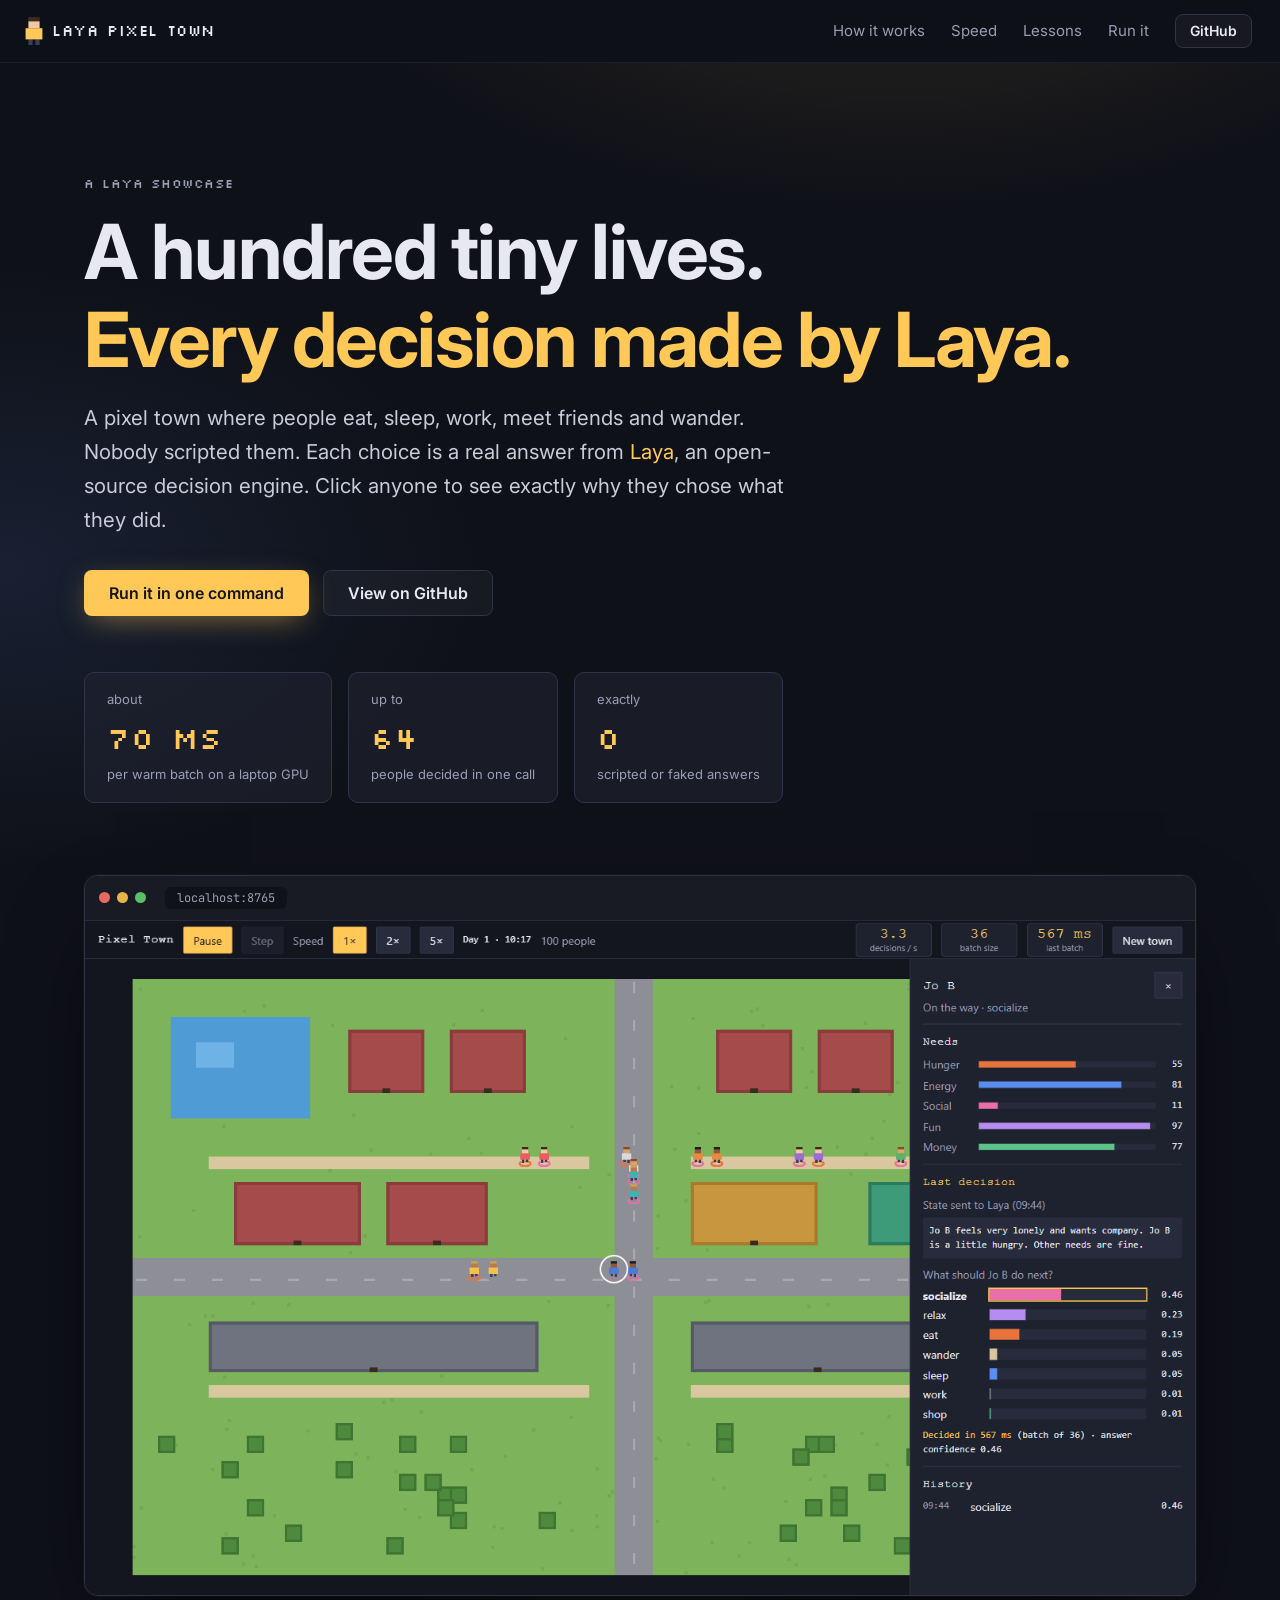
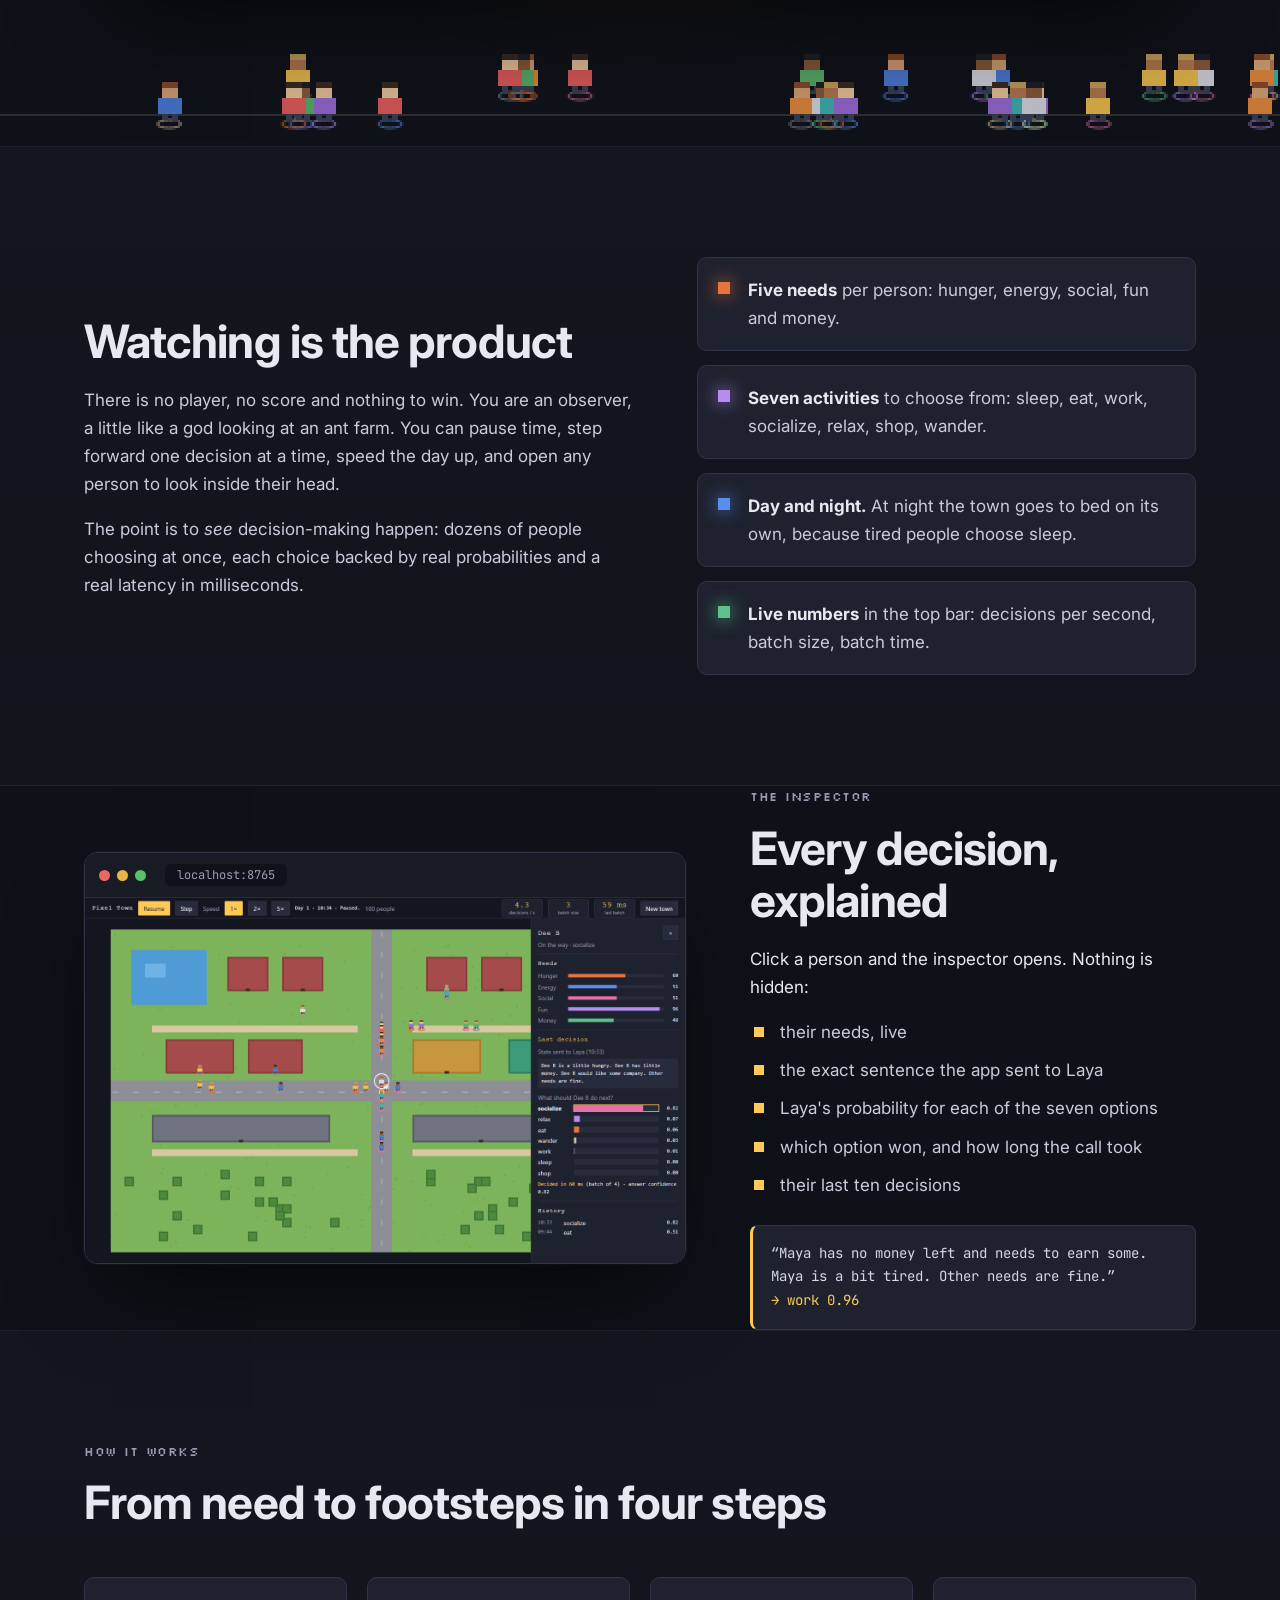
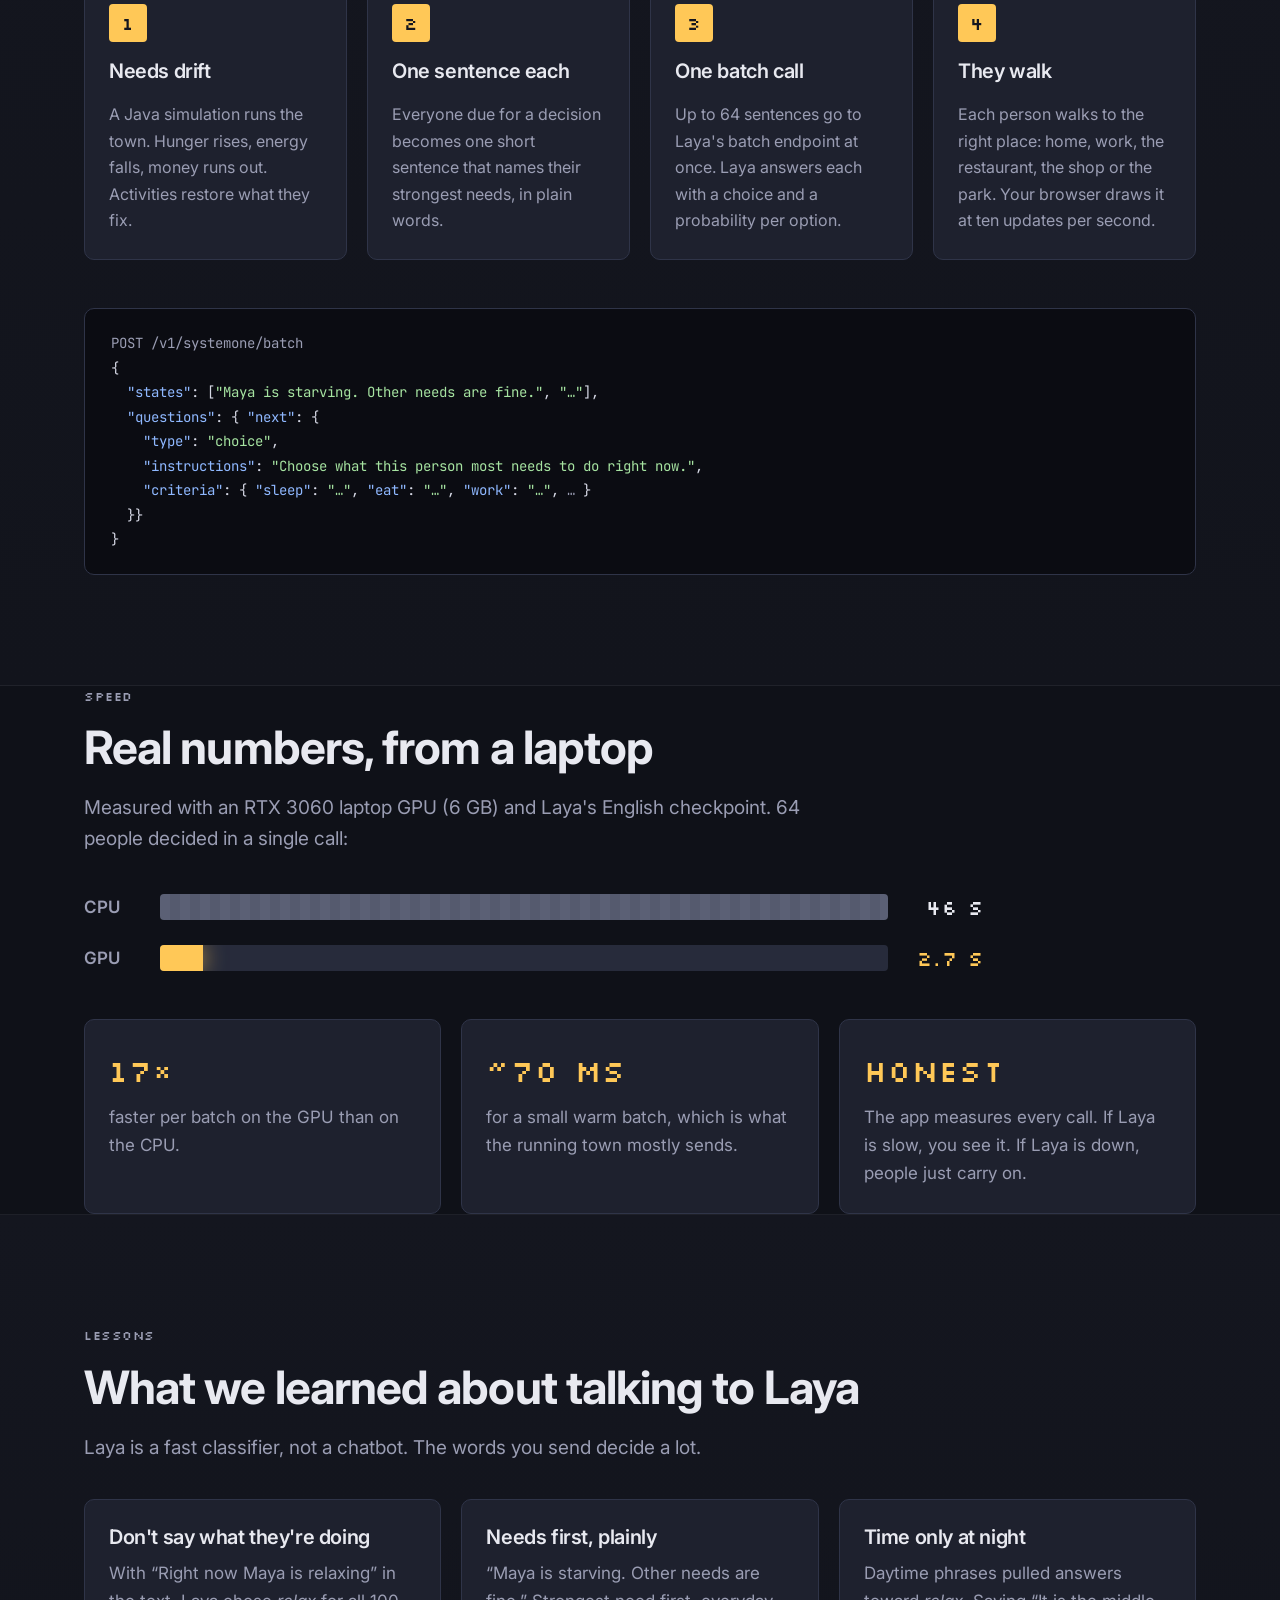
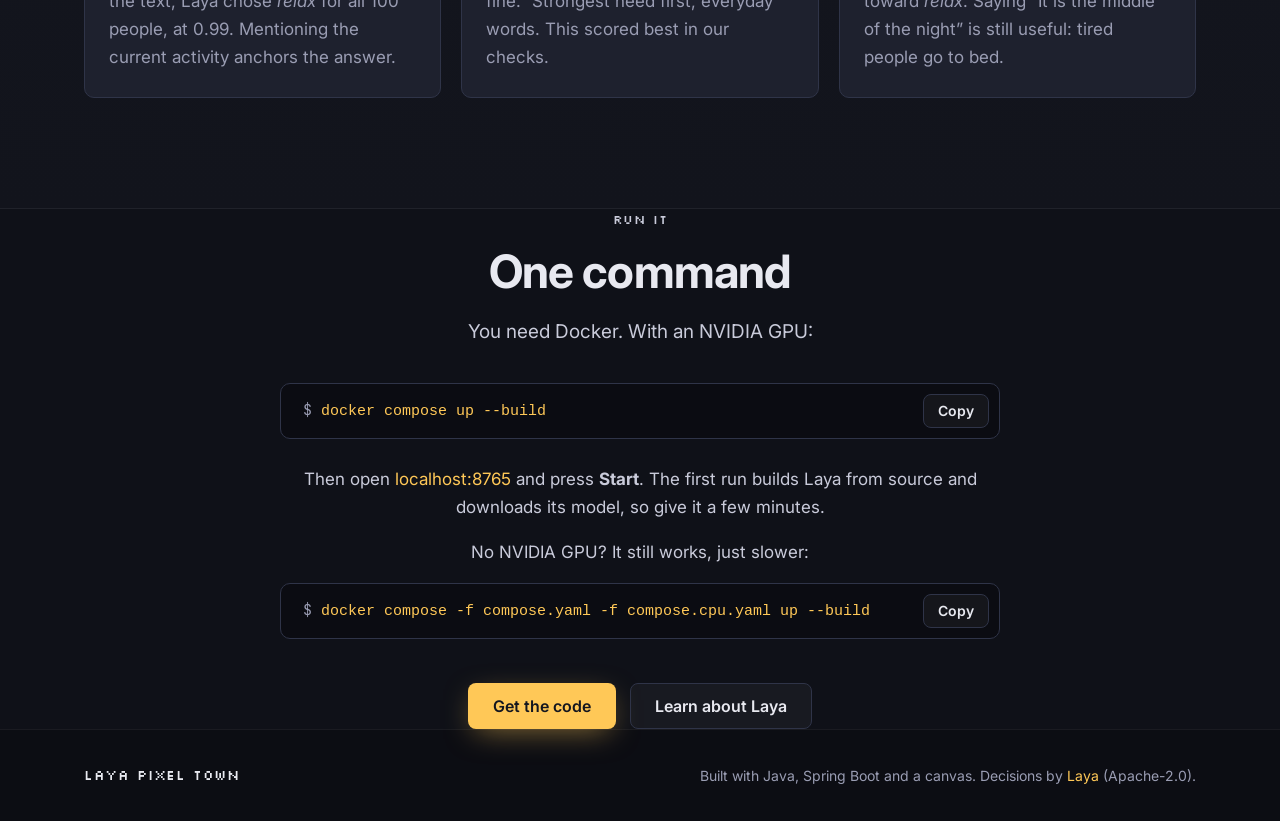
<file: site/index.html>
<!doctype html>
<html lang="en">
<head>
<meta charset="utf-8">
<meta name="viewport" content="width=device-width, initial-scale=1">
<title>Laya Pixel Town</title>
<meta name="description" content="A pixel-art town of a hundred people where every decision is made by Laya, an open-source decision engine. Watch, pause, and see exactly why each person chose what they did.">
<meta property="og:title" content="Laya Pixel Town">
<meta property="og:description" content="A hundred tiny people. Every decision made by Laya, in milliseconds. Click anyone to see why.">
<meta property="og:image" content="assets/screenshot-inspector.png">
<meta property="og:type" content="website">
<meta name="theme-color" content="#14161F">
<link rel="icon" href="data:image/svg+xml,%3Csvg xmlns='http://www.w3.org/2000/svg' viewBox='0 0 12 20' shape-rendering='crispEdges'%3E%3Crect x='2' y='0' width='8' height='8' fill='%23F1C9A0'/%3E%3Crect x='2' y='0' width='8' height='3' fill='%233A2A20'/%3E%3Crect x='0' y='8' width='12' height='8' fill='%23FFC857'/%3E%3Crect x='2' y='16' width='3' height='4' fill='%233A3F55'/%3E%3Crect x='7' y='16' width='3' height='4' fill='%233A3F55'/%3E%3C/svg%3E">
<link rel="preconnect" href="https://fonts.googleapis.com">
<link rel="preconnect" href="https://fonts.gstatic.com" crossorigin>
<link href="https://fonts.googleapis.com/css2?family=Inter:wght@400;500;600;700&family=JetBrains+Mono:wght@400;500&family=Silkscreen&display=swap" rel="stylesheet">
<link rel="stylesheet" href="style.css">
</head>
<body>

<header class="nav">
  <a class="brand" href="#top" aria-label="Laya Pixel Town, back to top">
    <span class="brand-sprite" aria-hidden="true"></span>
    <span class="pix">Laya Pixel Town</span>
  </a>
  <nav aria-label="Sections">
    <a href="#how">How it works</a>
    <a href="#speed">Speed</a>
    <a href="#learned">Lessons</a>
    <a href="#start">Run it</a>
    <a class="btn ghost small" href="https://github.com/JohannesRabauer/laya-pixel-town">GitHub</a>
  </nav>
</header>

<main id="top">

  <!-- HERO -->
  <section class="hero">
    <canvas id="walkers" aria-hidden="true"></canvas>
    <div class="hero-inner">
      <p class="eyebrow pix">A Laya showcase</p>
      <h1>A hundred tiny lives.<br><span class="amber">Every decision made by Laya.</span></h1>
      <p class="lead">A pixel town where people eat, sleep, work, meet friends and wander. Nobody scripted them. Each choice is a real answer from <a href="https://github.com/NandhaKishorM/laya">Laya</a>, an open-source decision engine. Click anyone to see exactly why they chose what they did.</p>
      <div class="cta">
        <a class="btn primary" href="#start">Run it in one command</a>
        <a class="btn ghost" href="https://github.com/JohannesRabauer/laya-pixel-town">View on GitHub</a>
      </div>
      <dl class="stats">
        <div><dt>about</dt><dd class="pix">70 ms</dd><dt>per warm batch on a laptop GPU</dt></div>
        <div><dt>up to</dt><dd class="pix">64</dd><dt>people decided in one call</dt></div>
        <div><dt>exactly</dt><dd class="pix">0</dd><dt>scripted or faked answers</dt></div>
      </dl>
    </div>
    <div class="hero-shot"><figure class="shot">
      <div class="chrome" aria-hidden="true"><i></i><i></i><i></i><span>localhost:8765</span></div>
      <img src="assets/screenshot-town.png" width="1400" height="850" alt="The running town seen from above: houses, a restaurant, a shop, workplaces and parks, with dozens of tiny people walking along paths and the road. The top bar shows live decisions per second, batch size and batch time.">
    </figure></div>
  </section>

  <!-- WHY -->
  <section class="band" aria-labelledby="why-title">
    <div class="wrap two">
      <div>
        <h2 id="why-title">Watching is the product</h2>
        <p>There is no player, no score and nothing to win. You are an observer, a little like a god looking at an ant farm. You can pause time, step forward one decision at a time, speed the day up, and open any person to look inside their head.</p>
        <p>The point is to <em>see</em> decision-making happen: dozens of people choosing at once, each choice backed by real probabilities and a real latency in milliseconds.</p>
      </div>
      <ul class="feature-list">
        <li><span class="dot" style="--c:#E8743B"></span><b>Five needs</b> per person: hunger, energy, social, fun and money.</li>
        <li><span class="dot" style="--c:#B58CF0"></span><b>Seven activities</b> to choose from: sleep, eat, work, socialize, relax, shop, wander.</li>
        <li><span class="dot" style="--c:#5B8DEF"></span><b>Day and night.</b> At night the town goes to bed on its own, because tired people choose sleep.</li>
        <li><span class="dot" style="--c:#5CC38A"></span><b>Live numbers</b> in the top bar: decisions per second, batch size, batch time.</li>
      </ul>
    </div>
  </section>

  <!-- INSPECTOR -->
  <section class="wrap feature" aria-labelledby="insp-title">
    <figure class="shot">
      <div class="chrome" aria-hidden="true"><i></i><i></i><i></i><span>localhost:8765</span></div>
      <img src="assets/screenshot-inspector.png" width="1400" height="850" alt="One person selected with a white ring. The inspector panel on the right lists her needs as coloured bars, the exact sentence sent to Laya, a probability bar for each of the seven activities with the chosen one outlined in amber, the decision time in milliseconds, and her recent decision history.">
    </figure>
    <div class="copy">
      <p class="eyebrow pix amber">The inspector</p>
      <h2 id="insp-title">Every decision, explained</h2>
      <p>Click a person and the inspector opens. Nothing is hidden:</p>
      <ol class="checks">
        <li>their needs, live</li>
        <li>the exact sentence the app sent to Laya</li>
        <li>Laya's probability for each of the seven options</li>
        <li>which option won, and how long the call took</li>
        <li>their last ten decisions</li>
      </ol>
      <div class="quote mono">“Maya has no money left and needs to earn some. Maya is a bit tired. Other needs are fine.”<br><span class="amber">→ work 0.96</span></div>
    </div>
  </section>

  <!-- HOW -->
  <section id="how" class="band" aria-labelledby="how-title">
    <div class="wrap">
      <p class="eyebrow pix">How it works</p>
      <h2 id="how-title">From need to footsteps in four steps</h2>
      <ol class="steps">
        <li>
          <span class="num pix">1</span>
          <h3>Needs drift</h3>
          <p>A Java simulation runs the town. Hunger rises, energy falls, money runs out. Activities restore what they fix.</p>
        </li>
        <li>
          <span class="num pix">2</span>
          <h3>One sentence each</h3>
          <p>Everyone due for a decision becomes one short sentence that names their strongest needs, in plain words.</p>
        </li>
        <li>
          <span class="num pix">3</span>
          <h3>One batch call</h3>
          <p>Up to 64 sentences go to Laya's batch endpoint at once. Laya answers each with a choice and a probability per option.</p>
        </li>
        <li>
          <span class="num pix">4</span>
          <h3>They walk</h3>
          <p>Each person walks to the right place: home, work, the restaurant, the shop or the park. Your browser draws it at ten updates per second.</p>
        </li>
      </ol>
      <pre class="code mono" aria-label="Example request to Laya"><span class="c">POST /v1/systemone/batch</span>
{
  <span class="k">"states"</span>: [<span class="s">"Maya is starving. Other needs are fine."</span>, <span class="s">"…"</span>],
  <span class="k">"questions"</span>: { <span class="k">"next"</span>: {
    <span class="k">"type"</span>: <span class="s">"choice"</span>,
    <span class="k">"instructions"</span>: <span class="s">"Choose what this person most needs to do right now."</span>,
    <span class="k">"criteria"</span>: { <span class="k">"sleep"</span>: <span class="s">"…"</span>, <span class="k">"eat"</span>: <span class="s">"…"</span>, <span class="k">"work"</span>: <span class="s">"…"</span>, <span class="c">…</span> }
  }}
}</pre>
    </div>
  </section>

  <!-- SPEED -->
  <section id="speed" class="wrap" aria-labelledby="speed-title">
    <p class="eyebrow pix">Speed</p>
    <h2 id="speed-title">Real numbers, from a laptop</h2>
    <p class="sub">Measured with an RTX 3060 laptop GPU (6 GB) and Laya's English checkpoint. 64 people decided in a single call:</p>
    <div class="bars" role="img" aria-label="Time for one call with 64 people: CPU about 46 seconds, GPU about 2.7 seconds.">
      <div class="bar-row">
        <span class="bar-label">CPU</span>
        <div class="bar-track"><div class="bar-fill cpu" style="--w:100%"></div></div>
        <span class="bar-val pix">46 s</span>
      </div>
      <div class="bar-row">
        <span class="bar-label">GPU</span>
        <div class="bar-track"><div class="bar-fill gpu" style="--w:5.9%"></div></div>
        <span class="bar-val pix amber">2.7 s</span>
      </div>
    </div>
    <div class="cards three">
      <div class="card"><b class="pix amber">17×</b><p>faster per batch on the GPU than on the CPU.</p></div>
      <div class="card"><b class="pix amber">~70 ms</b><p>for a small warm batch, which is what the running town mostly sends.</p></div>
      <div class="card"><b class="pix amber">Honest</b><p>The app measures every call. If Laya is slow, you see it. If Laya is down, people just carry on.</p></div>
    </div>
  </section>

  <!-- LEARNED -->
  <section id="learned" class="band" aria-labelledby="learned-title">
    <div class="wrap">
      <p class="eyebrow pix">Lessons</p>
      <h2 id="learned-title">What we learned about talking to Laya</h2>
      <p class="sub">Laya is a fast classifier, not a chatbot. The words you send decide a lot.</p>
      <div class="cards three">
        <div class="card">
          <h3>Don't say what they're doing</h3>
          <p>With “Right now Maya is relaxing” in the text, Laya chose <em>relax</em> for all 100 people, at 0.99. Mentioning the current activity anchors the answer.</p>
        </div>
        <div class="card">
          <h3>Needs first, plainly</h3>
          <p>“Maya is starving. Other needs are fine.” Strongest need first, everyday words. This scored best in our checks.</p>
        </div>
        <div class="card">
          <h3>Time only at night</h3>
          <p>Daytime phrases pulled answers toward <em>relax</em>. Saying “It is the middle of the night” is still useful: tired people go to bed.</p>
        </div>
      </div>
    </div>
  </section>

  <!-- START -->
  <section id="start" class="wrap start" aria-labelledby="start-title">
    <p class="eyebrow pix">Run it</p>
    <h2 id="start-title">One command</h2>
    <p class="sub">You need Docker. With an NVIDIA GPU:</p>
    <div class="cmd">
      <pre class="mono"><code id="cmd-gpu">docker compose up --build</code></pre>
      <button class="btn ghost small copy" data-copy="cmd-gpu">Copy</button>
    </div>
    <p>Then open <a href="http://localhost:8765">localhost:8765</a> and press <b>Start</b>. The first run builds Laya from source and downloads its model, so give it a few minutes.</p>
    <p class="muted">No NVIDIA GPU? It still works, just slower:</p>
    <div class="cmd">
      <pre class="mono"><code id="cmd-cpu">docker compose -f compose.yaml -f compose.cpu.yaml up --build</code></pre>
      <button class="btn ghost small copy" data-copy="cmd-cpu">Copy</button>
    </div>
    <div class="cta center">
      <a class="btn primary" href="https://github.com/JohannesRabauer/laya-pixel-town">Get the code</a>
      <a class="btn ghost" href="https://github.com/NandhaKishorM/laya">Learn about Laya</a>
    </div>
  </section>

</main>

<footer class="footer">
  <div class="wrap foot">
    <span class="pix">Laya Pixel Town</span>
    <span class="muted">Built with Java, Spring Boot and a canvas. Decisions by <a href="https://github.com/NandhaKishorM/laya">Laya</a> (Apache-2.0).</span>
  </div>
</footer>

<script src="site.js"></script>
</body>
</html>
</file>
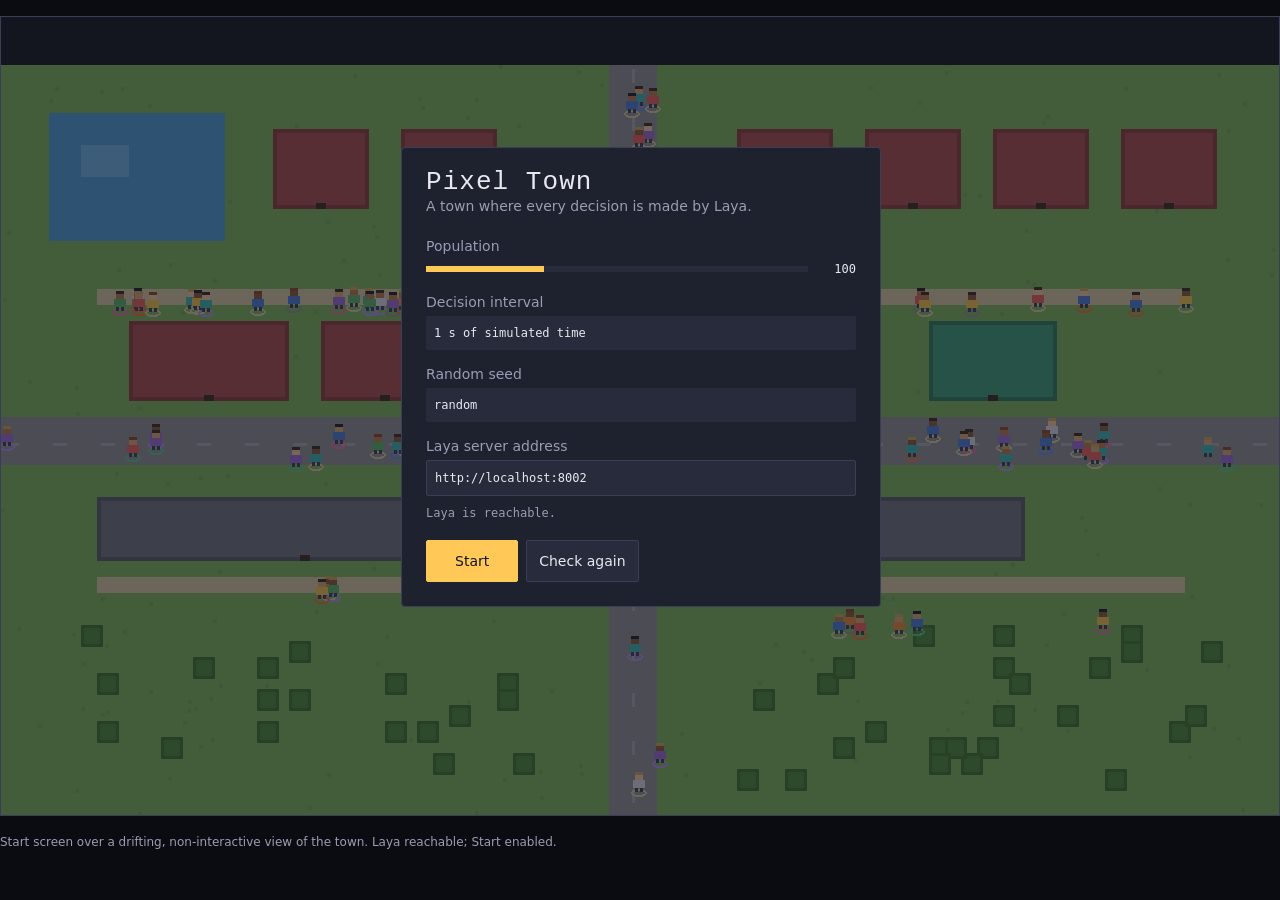
<file: _bmad-output/initiative-laya-pixel-town/ux-pixel-town/.working/key-start-screen.html>
<!doctype html><html lang="en"><head><meta charset="utf-8"><title>Pixel Town - start screen</title><meta name="viewport" content="width=device-width"><style>/* Governs: DESIGN.md (all sections), EXPERIENCE.md Component Patterns, State Patterns, Key Flows 1-2. Illustration only; spines win on conflict. */
:root{--ui-bg:#14161F;--ui-panel:#1E212E;--ui-raised:#272B3B;--ui-border:#3A3F55;--ui-text:#E8E9F0;--ui-muted:#9A9DB3;--amber:#FFC857;
--hunger:#E8743B;--energy:#5B8DEF;--social:#E86FA8;--fun:#B58CF0;--money:#5CC38A}
*{box-sizing:border-box}body{margin:0;background:#0b0c12;color:var(--ui-text);font:14px/20px Inter,system-ui,Segoe UI,sans-serif}
.pix{font-family:Silkscreen,"Courier New",monospace;letter-spacing:.04em}
.mono{font-family:"JetBrains Mono",ui-monospace,Consolas,monospace;font-size:12px;line-height:18px}
.frame{position:relative;width:1280px;height:800px;margin:16px auto;overflow:hidden;border:1px solid var(--ui-border);background:var(--ui-bg)}
.town{position:absolute;left:0;top:48px;display:block}
.top{position:absolute;left:0;top:0;width:100%;height:48px;background:rgba(20,22,31,.92);border-bottom:1px solid var(--ui-border);display:flex;align-items:center;gap:12px;padding:0 16px}
.btn{border-radius:2px;padding:6px 12px;font:inherit;color:var(--ui-text);background:var(--ui-raised);border:1px solid var(--ui-border)}
.btn.primary{background:var(--amber);color:var(--ui-bg);border-color:var(--amber)}
.tile{background:var(--ui-panel);border:1px solid var(--ui-border);border-radius:4px;padding:2px 10px;text-align:center;min-width:92px}
.tile b{display:block;color:var(--amber);font-size:18px;line-height:22px;font-weight:400}
.tile i{display:block;font-style:normal;color:var(--ui-muted);font-size:11px;line-height:12px;padding-bottom:2px}
.sp{flex:1}.muted{color:var(--ui-muted)}
.panel{background:var(--ui-panel);border:1px solid var(--ui-border);border-radius:4px;padding:16px}
.insp{position:absolute;right:0;top:48px;width:360px;height:752px;overflow:hidden;border-radius:0;border-width:0 0 0 1px}
h3{margin:0 0 8px;font-weight:400;font-size:14px}
.row{display:flex;align-items:center;gap:8px;margin:6px 0}.row span:first-child{width:62px;color:var(--ui-muted)}
.bar{flex:1;height:8px;background:var(--ui-raised)}.bar i{display:block;height:100%}
.row em{width:26px;text-align:right;font-style:normal}
.state{background:var(--ui-raised);padding:8px;border-radius:2px;margin:6px 0 10px;color:var(--ui-text)}
.pr{display:flex;align-items:center;gap:8px;margin:5px 0}.pr span:first-child{width:76px}
.pb{flex:1;height:14px;background:var(--ui-raised)}.pb i{display:block;height:100%}
.pr.top1 .pb{outline:2px solid var(--amber)}.pr.top1 span:first-child{font-weight:700}
.pr em{width:38px;text-align:right;font-style:normal}
hr{border:0;border-top:1px solid var(--ui-border);margin:12px 0}
.hist{display:grid;grid-template-columns:52px 1fr 44px;gap:2px 8px}
.hover{position:absolute;background:var(--ui-bg);color:var(--ui-text);border:1px solid var(--ui-border);padding:1px 6px;font-size:12px;border-radius:2px;white-space:nowrap}
.legend{position:absolute;left:16px;bottom:12px;background:rgba(20,22,31,.85);border:1px solid var(--ui-border);padding:4px 10px;border-radius:2px;font-size:12px}
.cap{width:1280px;margin:0 auto;color:var(--ui-muted);font-size:12px}
</style></head><body><div class="frame"><svg class="town" viewBox="0 0 1280 752" width="1280" height="752" shape-rendering="crispEdges" xmlns="http://www.w3.org/2000/svg"><rect x="0" y="0" width="1280" height="752" fill="#7DB35A"/><rect x="1173" y="138" width="4" height="4" fill="#72A852"/><rect x="1032" y="643" width="4" height="4" fill="#72A852"/><rect x="180" y="246" width="4" height="4" fill="#72A852"/><rect x="826" y="454" width="4" height="4" fill="#72A852"/><rect x="624" y="128" width="4" height="4" fill="#72A852"/><rect x="875" y="489" width="4" height="4" fill="#72A852"/><rect x="992" y="70" width="4" height="4" fill="#72A852"/><rect x="1079" y="451" width="4" height="4" fill="#72A852"/><rect x="211" y="146" width="4" height="4" fill="#72A852"/><rect x="1066" y="107" width="4" height="4" fill="#72A852"/><rect x="929" y="560" width="4" height="4" fill="#72A852"/><rect x="2" y="233" width="4" height="4" fill="#72A852"/><rect x="74" y="724" width="4" height="4" fill="#72A852"/><rect x="266" y="264" width="4" height="4" fill="#72A852"/><rect x="891" y="113" width="4" height="4" fill="#72A852"/><rect x="148" y="537" width="4" height="4" fill="#72A852"/><rect x="390" y="259" width="4" height="4" fill="#72A852"/><rect x="1216" y="8" width="4" height="4" fill="#72A852"/><rect x="615" y="277" width="4" height="4" fill="#72A852"/><rect x="503" y="531" width="4" height="4" fill="#72A852"/><rect x="1123" y="22" width="4" height="4" fill="#72A852"/><rect x="624" y="19" width="4" height="4" fill="#72A852"/><rect x="1018" y="662" width="4" height="4" fill="#72A852"/><rect x="164" y="234" width="4" height="4" fill="#72A852"/><rect x="869" y="231" width="4" height="4" fill="#72A852"/><rect x="75" y="347" width="4" height="4" fill="#72A852"/><rect x="853" y="694" width="4" height="4" fill="#72A852"/><rect x="400" y="299" width="4" height="4" fill="#72A852"/><rect x="1025" y="215" width="4" height="4" fill="#72A852"/><rect x="404" y="195" width="4" height="4" fill="#72A852"/><rect x="947" y="260" width="4" height="4" fill="#72A852"/><rect x="217" y="505" width="4" height="4" fill="#72A852"/><rect x="371" y="502" width="4" height="4" fill="#72A852"/><rect x="121" y="150" width="4" height="4" fill="#72A852"/><rect x="99" y="25" width="4" height="4" fill="#72A852"/><rect x="294" y="59" width="4" height="4" fill="#72A852"/><rect x="114" y="407" width="4" height="4" fill="#72A852"/><rect x="651" y="113" width="4" height="4" fill="#72A852"/><rect x="341" y="194" width="4" height="4" fill="#72A852"/><rect x="1083" y="464" width="4" height="4" fill="#72A852"/><rect x="634" y="742" width="4" height="4" fill="#72A852"/><rect x="757" y="450" width="4" height="4" fill="#72A852"/><rect x="208" y="84" width="4" height="4" fill="#72A852"/><rect x="165" y="417" width="4" height="4" fill="#72A852"/><rect x="1139" y="389" width="4" height="4" fill="#72A852"/><rect x="630" y="80" width="4" height="4" fill="#72A852"/><rect x="963" y="376" width="4" height="4" fill="#72A852"/><rect x="915" y="325" width="4" height="4" fill="#72A852"/><rect x="960" y="646" width="4" height="4" fill="#72A852"/><rect x="506" y="400" width="4" height="4" fill="#72A852"/><rect x="768" y="465" width="4" height="4" fill="#72A852"/><rect x="116" y="203" width="4" height="4" fill="#72A852"/><rect x="137" y="341" width="4" height="4" fill="#72A852"/><rect x="549" y="624" width="4" height="4" fill="#72A852"/><rect x="539" y="731" width="4" height="4" fill="#72A852"/><rect x="644" y="304" width="4" height="4" fill="#72A852"/><rect x="1226" y="64" width="4" height="4" fill="#72A852"/><rect x="465" y="491" width="4" height="4" fill="#72A852"/><rect x="950" y="262" width="4" height="4" fill="#72A852"/><rect x="1010" y="498" width="4" height="4" fill="#72A852"/><rect x="27" y="315" width="4" height="4" fill="#72A852"/><rect x="313" y="245" width="4" height="4" fill="#72A852"/><rect x="647" y="377" width="4" height="4" fill="#72A852"/><rect x="168" y="198" width="4" height="4" fill="#72A852"/><rect x="323" y="417" width="4" height="4" fill="#72A852"/><rect x="71" y="568" width="4" height="4" fill="#72A852"/><rect x="658" y="433" width="4" height="4" fill="#72A852"/><rect x="148" y="625" width="4" height="4" fill="#72A852"/><rect x="417" y="423" width="4" height="4" fill="#72A852"/><rect x="914" y="226" width="4" height="4" fill="#72A852"/><rect x="855" y="634" width="4" height="4" fill="#72A852"/><rect x="491" y="554" width="4" height="4" fill="#72A852"/><rect x="244" y="292" width="4" height="4" fill="#72A852"/><rect x="1156" y="372" width="4" height="4" fill="#72A852"/><rect x="531" y="451" width="4" height="4" fill="#72A852"/><rect x="371" y="242" width="4" height="4" fill="#72A852"/><rect x="585" y="197" width="4" height="4" fill="#72A852"/><rect x="134" y="259" width="4" height="4" fill="#72A852"/><rect x="1032" y="234" width="4" height="4" fill="#72A852"/><rect x="202" y="464" width="4" height="4" fill="#72A852"/><rect x="208" y="483" width="4" height="4" fill="#72A852"/><rect x="917" y="36" width="4" height="4" fill="#72A852"/><rect x="465" y="51" width="4" height="4" fill="#72A852"/><rect x="1225" y="193" width="4" height="4" fill="#72A852"/><rect x="760" y="183" width="4" height="4" fill="#72A852"/><rect x="1236" y="672" width="4" height="4" fill="#72A852"/><rect x="218" y="619" width="4" height="4" fill="#72A852"/><rect x="1269" y="208" width="4" height="4" fill="#72A852"/><rect x="757" y="144" width="4" height="4" fill="#72A852"/><rect x="420" y="41" width="4" height="4" fill="#72A852"/><rect x="416" y="326" width="4" height="4" fill="#72A852"/><rect x="754" y="628" width="4" height="4" fill="#72A852"/><rect x="147" y="39" width="4" height="4" fill="#72A852"/><rect x="1127" y="70" width="4" height="4" fill="#72A852"/><rect x="198" y="680" width="4" height="4" fill="#72A852"/><rect x="314" y="545" width="4" height="4" fill="#72A852"/><rect x="326" y="708" width="4" height="4" fill="#72A852"/><rect x="836" y="676" width="4" height="4" fill="#72A852"/><rect x="848" y="315" width="4" height="4" fill="#72A852"/><rect x="1157" y="422" width="4" height="4" fill="#72A852"/><rect x="37" y="659" width="4" height="4" fill="#72A852"/><rect x="811" y="403" width="4" height="4" fill="#72A852"/><rect x="6" y="166" width="4" height="4" fill="#72A852"/><rect x="225" y="409" width="4" height="4" fill="#72A852"/><rect x="743" y="162" width="4" height="4" fill="#72A852"/><rect x="16" y="562" width="4" height="4" fill="#72A852"/><rect x="801" y="585" width="4" height="4" fill="#72A852"/><rect x="763" y="514" width="4" height="4" fill="#72A852"/><rect x="293" y="290" width="4" height="4" fill="#72A852"/><rect x="1058" y="65" width="4" height="4" fill="#72A852"/><rect x="791" y="196" width="4" height="4" fill="#72A852"/><rect x="256" y="485" width="4" height="4" fill="#72A852"/><rect x="105" y="646" width="4" height="4" fill="#72A852"/><rect x="187" y="635" width="4" height="4" fill="#72A852"/><rect x="330" y="233" width="4" height="4" fill="#72A852"/><rect x="825" y="199" width="4" height="4" fill="#72A852"/><rect x="377" y="208" width="4" height="4" fill="#72A852"/><rect x="824" y="166" width="4" height="4" fill="#72A852"/><rect x="721" y="147" width="4" height="4" fill="#72A852"/><rect x="384" y="570" width="4" height="4" fill="#72A852"/><rect x="74" y="321" width="4" height="4" fill="#72A852"/><rect x="793" y="472" width="4" height="4" fill="#72A852"/><rect x="634" y="420" width="4" height="4" fill="#72A852"/><rect x="1187" y="438" width="4" height="4" fill="#72A852"/><rect x="759" y="519" width="4" height="4" fill="#72A852"/><rect x="352" y="9" width="4" height="4" fill="#72A852"/><rect x="999" y="247" width="4" height="4" fill="#72A852"/><rect x="1271" y="183" width="4" height="4" fill="#72A852"/><rect x="817" y="66" width="4" height="4" fill="#72A852"/><rect x="726" y="369" width="4" height="4" fill="#72A852"/><rect x="904" y="522" width="4" height="4" fill="#72A852"/><rect x="80" y="642" width="4" height="4" fill="#72A852"/><rect x="171" y="331" width="4" height="4" fill="#72A852"/><rect x="1041" y="56" width="4" height="4" fill="#72A852"/><rect x="778" y="128" width="4" height="4" fill="#72A852"/><rect x="137" y="747" width="4" height="4" fill="#72A852"/><rect x="227" y="135" width="4" height="4" fill="#72A852"/><rect x="578" y="699" width="4" height="4" fill="#72A852"/><rect x="449" y="361" width="4" height="4" fill="#72A852"/><rect x="514" y="329" width="4" height="4" fill="#72A852"/><rect x="567" y="148" width="4" height="4" fill="#72A852"/><rect x="1031" y="217" width="4" height="4" fill="#72A852"/><rect x="537" y="515" width="4" height="4" fill="#72A852"/><rect x="645" y="35" width="4" height="4" fill="#72A852"/><rect x="374" y="170" width="4" height="4" fill="#72A852"/><rect x="570" y="326" width="4" height="4" fill="#72A852"/><rect x="340" y="120" width="4" height="4" fill="#72A852"/><rect x="106" y="375" width="4" height="4" fill="#72A852"/><rect x="1144" y="603" width="4" height="4" fill="#72A852"/><rect x="212" y="554" width="4" height="4" fill="#72A852"/><rect x="811" y="372" width="4" height="4" fill="#72A852"/><rect x="773" y="578" width="4" height="4" fill="#72A852"/><rect x="741" y="87" width="4" height="4" fill="#72A852"/><rect x="466" y="635" width="4" height="4" fill="#72A852"/><rect x="100" y="532" width="4" height="4" fill="#72A852"/><rect x="634" y="602" width="4" height="4" fill="#72A852"/><rect x="651" y="11" width="4" height="4" fill="#72A852"/><rect x="67" y="148" width="4" height="4" fill="#72A852"/><rect x="1258" y="438" width="4" height="4" fill="#72A852"/><rect x="1045" y="50" width="4" height="4" fill="#72A852"/><rect x="995" y="634" width="4" height="4" fill="#72A852"/><rect x="80" y="48" width="4" height="4" fill="#72A852"/><rect x="1157" y="305" width="4" height="4" fill="#72A852"/><rect x="1061" y="547" width="4" height="4" fill="#72A852"/><rect x="841" y="313" width="4" height="4" fill="#72A852"/><rect x="275" y="377" width="4" height="4" fill="#72A852"/><rect x="962" y="128" width="4" height="4" fill="#72A852"/><rect x="507" y="151" width="4" height="4" fill="#72A852"/><rect x="193" y="642" width="4" height="4" fill="#72A852"/><rect x="550" y="256" width="4" height="4" fill="#72A852"/><rect x="122" y="565" width="4" height="4" fill="#72A852"/><rect x="1226" y="599" width="4" height="4" fill="#72A852"/><rect x="1240" y="743" width="4" height="4" fill="#72A852"/><rect x="498" y="0" width="4" height="4" fill="#72A852"/><rect x="120" y="22" width="4" height="4" fill="#72A852"/><rect x="371" y="160" width="4" height="4" fill="#72A852"/><rect x="208" y="632" width="4" height="4" fill="#72A852"/><rect x="402" y="419" width="4" height="4" fill="#72A852"/><rect x="1065" y="664" width="4" height="4" fill="#72A852"/><rect x="857" y="184" width="4" height="4" fill="#72A852"/><rect x="625" y="314" width="4" height="4" fill="#72A852"/><rect x="107" y="491" width="4" height="4" fill="#72A852"/><rect x="1088" y="390" width="4" height="4" fill="#72A852"/><rect x="945" y="663" width="4" height="4" fill="#72A852"/><rect x="355" y="100" width="4" height="4" fill="#72A852"/><rect x="474" y="33" width="4" height="4" fill="#72A852"/><rect x="683" y="708" width="4" height="4" fill="#72A852"/><rect x="100" y="648" width="4" height="4" fill="#72A852"/><rect x="890" y="532" width="4" height="4" fill="#72A852"/><rect x="602" y="209" width="4" height="4" fill="#72A852"/><rect x="1024" y="164" width="4" height="4" fill="#72A852"/><rect x="491" y="194" width="4" height="4" fill="#72A852"/><rect x="659" y="389" width="4" height="4" fill="#72A852"/><rect x="1219" y="394" width="4" height="4" fill="#72A852"/><rect x="1095" y="488" width="4" height="4" fill="#72A852"/><rect x="0" y="443" width="4" height="4" fill="#72A852"/><rect x="473" y="307" width="4" height="4" fill="#72A852"/><rect x="809" y="593" width="4" height="4" fill="#72A852"/><rect x="1154" y="144" width="4" height="4" fill="#72A852"/><rect x="49" y="105" width="4" height="4" fill="#72A852"/><rect x="325" y="155" width="4" height="4" fill="#72A852"/><rect x="48" y="34" width="4" height="4" fill="#72A852"/><rect x="91" y="75" width="4" height="4" fill="#72A852"/><rect x="81" y="597" width="4" height="4" fill="#72A852"/><rect x="408" y="673" width="4" height="4" fill="#72A852"/><rect x="785" y="243" width="4" height="4" fill="#72A852"/><rect x="417" y="32" width="4" height="4" fill="#72A852"/><rect x="186" y="644" width="4" height="4" fill="#72A852"/><rect x="977" y="129" width="4" height="4" fill="#72A852"/><rect x="420" y="325" width="4" height="4" fill="#72A852"/><rect x="868" y="21" width="4" height="4" fill="#72A852"/><rect x="516" y="59" width="4" height="4" fill="#72A852"/><rect x="757" y="616" width="4" height="4" fill="#72A852"/><rect x="964" y="635" width="4" height="4" fill="#72A852"/><rect x="54" y="22" width="4" height="4" fill="#72A852"/><rect x="1057" y="359" width="4" height="4" fill="#72A852"/><rect x="104" y="579" width="4" height="4" fill="#72A852"/><rect x="185" y="290" width="4" height="4" fill="#72A852"/><rect x="880" y="531" width="4" height="4" fill="#72A852"/><rect x="576" y="5" width="4" height="4" fill="#72A852"/><rect x="993" y="507" width="4" height="4" fill="#72A852"/><rect x="375" y="597" width="4" height="4" fill="#72A852"/><rect x="1044" y="578" width="4" height="4" fill="#72A852"/><rect x="579" y="707" width="4" height="4" fill="#72A852"/><rect x="1010" y="122" width="4" height="4" fill="#72A852"/><rect x="167" y="712" width="4" height="4" fill="#72A852"/><rect x="218" y="325" width="4" height="4" fill="#72A852"/><rect x="198" y="411" width="4" height="4" fill="#72A852"/><rect x="182" y="656" width="4" height="4" fill="#72A852"/><rect x="755" y="308" width="4" height="4" fill="#72A852"/><rect x="872" y="514" width="4" height="4" fill="#72A852"/><rect x="778" y="231" width="4" height="4" fill="#72A852"/><rect x="264" y="619" width="4" height="4" fill="#72A852"/><rect x="1242" y="37" width="4" height="4" fill="#72A852"/><rect x="1189" y="530" width="4" height="4" fill="#72A852"/><rect x="922" y="571" width="4" height="4" fill="#72A852"/><rect x="658" y="471" width="4" height="4" fill="#72A852"/><rect x="521" y="226" width="4" height="4" fill="#72A852"/><rect x="679" y="667" width="4" height="4" fill="#72A852"/><rect x="488" y="196" width="4" height="4" fill="#72A852"/><rect x="619" y="626" width="4" height="4" fill="#72A852"/><rect x="307" y="741" width="4" height="4" fill="#72A852"/><rect x="1240" y="354" width="4" height="4" fill="#72A852"/><rect x="485" y="196" width="4" height="4" fill="#72A852"/><rect x="210" y="673" width="4" height="4" fill="#72A852"/><rect x="406" y="146" width="4" height="4" fill="#72A852"/><rect x="619" y="310" width="4" height="4" fill="#72A852"/><rect x="563" y="106" width="4" height="4" fill="#72A852"/><rect x="212" y="214" width="4" height="4" fill="#72A852"/><rect x="944" y="6" width="4" height="4" fill="#72A852"/><rect x="891" y="232" width="4" height="4" fill="#72A852"/><rect x="599" y="18" width="4" height="4" fill="#72A852"/><rect x="521" y="400" width="4" height="4" fill="#72A852"/><rect x="502" y="713" width="4" height="4" fill="#72A852"/><rect x="1211" y="662" width="4" height="4" fill="#72A852"/><rect x="474" y="746" width="4" height="4" fill="#72A852"/><rect x="1187" y="690" width="4" height="4" fill="#72A852"/><rect x="247" y="437" width="4" height="4" fill="#72A852"/><rect x="538" y="705" width="4" height="4" fill="#72A852"/><rect x="851" y="411" width="4" height="4" fill="#72A852"/><rect x="0" y="352" width="1280" height="48" fill="#8E8E96"/><rect x="608" y="0" width="48" height="752" fill="#8E8E96"/><rect x="4" y="378" width="14" height="3" fill="#A8A8B0"/><rect x="52" y="378" width="14" height="3" fill="#A8A8B0"/><rect x="100" y="378" width="14" height="3" fill="#A8A8B0"/><rect x="148" y="378" width="14" height="3" fill="#A8A8B0"/><rect x="196" y="378" width="14" height="3" fill="#A8A8B0"/><rect x="244" y="378" width="14" height="3" fill="#A8A8B0"/><rect x="292" y="378" width="14" height="3" fill="#A8A8B0"/><rect x="340" y="378" width="14" height="3" fill="#A8A8B0"/><rect x="388" y="378" width="14" height="3" fill="#A8A8B0"/><rect x="436" y="378" width="14" height="3" fill="#A8A8B0"/><rect x="484" y="378" width="14" height="3" fill="#A8A8B0"/><rect x="532" y="378" width="14" height="3" fill="#A8A8B0"/><rect x="580" y="378" width="14" height="3" fill="#A8A8B0"/><rect x="628" y="378" width="14" height="3" fill="#A8A8B0"/><rect x="676" y="378" width="14" height="3" fill="#A8A8B0"/><rect x="724" y="378" width="14" height="3" fill="#A8A8B0"/><rect x="772" y="378" width="14" height="3" fill="#A8A8B0"/><rect x="820" y="378" width="14" height="3" fill="#A8A8B0"/><rect x="868" y="378" width="14" height="3" fill="#A8A8B0"/><rect x="916" y="378" width="14" height="3" fill="#A8A8B0"/><rect x="964" y="378" width="14" height="3" fill="#A8A8B0"/><rect x="1012" y="378" width="14" height="3" fill="#A8A8B0"/><rect x="1060" y="378" width="14" height="3" fill="#A8A8B0"/><rect x="1108" y="378" width="14" height="3" fill="#A8A8B0"/><rect x="1156" y="378" width="14" height="3" fill="#A8A8B0"/><rect x="1204" y="378" width="14" height="3" fill="#A8A8B0"/><rect x="1252" y="378" width="14" height="3" fill="#A8A8B0"/><rect x="631" y="4" width="3" height="14" fill="#A8A8B0"/><rect x="631" y="52" width="3" height="14" fill="#A8A8B0"/><rect x="631" y="100" width="3" height="14" fill="#A8A8B0"/><rect x="631" y="148" width="3" height="14" fill="#A8A8B0"/><rect x="631" y="196" width="3" height="14" fill="#A8A8B0"/><rect x="631" y="244" width="3" height="14" fill="#A8A8B0"/><rect x="631" y="292" width="3" height="14" fill="#A8A8B0"/><rect x="631" y="340" width="3" height="14" fill="#A8A8B0"/><rect x="631" y="388" width="3" height="14" fill="#A8A8B0"/><rect x="631" y="436" width="3" height="14" fill="#A8A8B0"/><rect x="631" y="484" width="3" height="14" fill="#A8A8B0"/><rect x="631" y="532" width="3" height="14" fill="#A8A8B0"/><rect x="631" y="580" width="3" height="14" fill="#A8A8B0"/><rect x="631" y="628" width="3" height="14" fill="#A8A8B0"/><rect x="631" y="676" width="3" height="14" fill="#A8A8B0"/><rect x="631" y="724" width="3" height="14" fill="#A8A8B0"/><rect x="96" y="224" width="480" height="16" fill="#D9C7A0"/><rect x="704" y="224" width="480" height="16" fill="#D9C7A0"/><rect x="96" y="512" width="480" height="16" fill="#D9C7A0"/><rect x="704" y="512" width="480" height="16" fill="#D9C7A0"/><rect x="48" y="48" width="176" height="128" fill="#4F9BD6"/><rect x="80" y="80" width="48" height="32" fill="#6FB3E6"/><rect x="272" y="64" width="96" height="80" fill="#8A3C3C"/><rect x="276" y="68" width="88" height="72" fill="#A64B4B"/><rect x="315" y="138" width="10" height="6" fill="#3A2A20"/><rect x="400" y="64" width="96" height="80" fill="#8A3C3C"/><rect x="404" y="68" width="88" height="72" fill="#A64B4B"/><rect x="443" y="138" width="10" height="6" fill="#3A2A20"/><rect x="736" y="64" width="96" height="80" fill="#8A3C3C"/><rect x="740" y="68" width="88" height="72" fill="#A64B4B"/><rect x="779" y="138" width="10" height="6" fill="#3A2A20"/><rect x="864" y="64" width="96" height="80" fill="#8A3C3C"/><rect x="868" y="68" width="88" height="72" fill="#A64B4B"/><rect x="907" y="138" width="10" height="6" fill="#3A2A20"/><rect x="992" y="64" width="96" height="80" fill="#8A3C3C"/><rect x="996" y="68" width="88" height="72" fill="#A64B4B"/><rect x="1035" y="138" width="10" height="6" fill="#3A2A20"/><rect x="1120" y="64" width="96" height="80" fill="#8A3C3C"/><rect x="1124" y="68" width="88" height="72" fill="#A64B4B"/><rect x="1163" y="138" width="10" height="6" fill="#3A2A20"/><rect x="704" y="256" width="160" height="80" fill="#A87A2C"/><rect x="708" y="260" width="152" height="72" fill="#C8963E"/><rect x="779" y="330" width="10" height="6" fill="#3A2A20"/><rect x="928" y="256" width="128" height="80" fill="#2E7A5E"/><rect x="932" y="260" width="120" height="72" fill="#3E9B7A"/><rect x="987" y="330" width="10" height="6" fill="#3A2A20"/><rect x="128" y="256" width="160" height="80" fill="#8A3C3C"/><rect x="132" y="260" width="152" height="72" fill="#A64B4B"/><rect x="203" y="330" width="10" height="6" fill="#3A2A20"/><rect x="320" y="256" width="128" height="80" fill="#8A3C3C"/><rect x="324" y="260" width="120" height="72" fill="#A64B4B"/><rect x="379" y="330" width="10" height="6" fill="#3A2A20"/><rect x="704" y="432" width="320" height="64" fill="#565A66"/><rect x="708" y="436" width="312" height="56" fill="#6F7380"/><rect x="859" y="490" width="10" height="6" fill="#3A2A20"/><rect x="96" y="432" width="416" height="64" fill="#565A66"/><rect x="100" y="436" width="408" height="56" fill="#6F7380"/><rect x="299" y="490" width="10" height="6" fill="#3A2A20"/><rect x="1088" y="592" width="22" height="22" fill="#3F7432"/><rect x="1091" y="595" width="16" height="16" fill="#4E8A3E"/><rect x="864" y="656" width="22" height="22" fill="#3F7432"/><rect x="867" y="659" width="16" height="16" fill="#4E8A3E"/><rect x="976" y="672" width="22" height="22" fill="#3F7432"/><rect x="979" y="675" width="16" height="16" fill="#4E8A3E"/><rect x="736" y="704" width="22" height="22" fill="#3F7432"/><rect x="739" y="707" width="16" height="16" fill="#4E8A3E"/><rect x="1168" y="656" width="22" height="22" fill="#3F7432"/><rect x="1171" y="659" width="16" height="16" fill="#4E8A3E"/><rect x="992" y="592" width="22" height="22" fill="#3F7432"/><rect x="995" y="595" width="16" height="16" fill="#4E8A3E"/><rect x="1184" y="640" width="22" height="22" fill="#3F7432"/><rect x="1187" y="643" width="16" height="16" fill="#4E8A3E"/><rect x="1120" y="560" width="22" height="22" fill="#3F7432"/><rect x="1123" y="563" width="16" height="16" fill="#4E8A3E"/><rect x="928" y="672" width="22" height="22" fill="#3F7432"/><rect x="931" y="675" width="16" height="16" fill="#4E8A3E"/><rect x="1200" y="576" width="22" height="22" fill="#3F7432"/><rect x="1203" y="579" width="16" height="16" fill="#4E8A3E"/><rect x="752" y="624" width="22" height="22" fill="#3F7432"/><rect x="755" y="627" width="16" height="16" fill="#4E8A3E"/><rect x="1008" y="608" width="22" height="22" fill="#3F7432"/><rect x="1011" y="611" width="16" height="16" fill="#4E8A3E"/><rect x="816" y="608" width="22" height="22" fill="#3F7432"/><rect x="819" y="611" width="16" height="16" fill="#4E8A3E"/><rect x="992" y="640" width="22" height="22" fill="#3F7432"/><rect x="995" y="643" width="16" height="16" fill="#4E8A3E"/><rect x="784" y="704" width="22" height="22" fill="#3F7432"/><rect x="787" y="707" width="16" height="16" fill="#4E8A3E"/><rect x="960" y="688" width="22" height="22" fill="#3F7432"/><rect x="963" y="691" width="16" height="16" fill="#4E8A3E"/><rect x="832" y="672" width="22" height="22" fill="#3F7432"/><rect x="835" y="675" width="16" height="16" fill="#4E8A3E"/><rect x="992" y="560" width="22" height="22" fill="#3F7432"/><rect x="995" y="563" width="16" height="16" fill="#4E8A3E"/><rect x="1056" y="640" width="22" height="22" fill="#3F7432"/><rect x="1059" y="643" width="16" height="16" fill="#4E8A3E"/><rect x="992" y="640" width="22" height="22" fill="#3F7432"/><rect x="995" y="643" width="16" height="16" fill="#4E8A3E"/><rect x="944" y="672" width="22" height="22" fill="#3F7432"/><rect x="947" y="675" width="16" height="16" fill="#4E8A3E"/><rect x="832" y="592" width="22" height="22" fill="#3F7432"/><rect x="835" y="595" width="16" height="16" fill="#4E8A3E"/><rect x="928" y="688" width="22" height="22" fill="#3F7432"/><rect x="931" y="691" width="16" height="16" fill="#4E8A3E"/><rect x="1120" y="576" width="22" height="22" fill="#3F7432"/><rect x="1123" y="579" width="16" height="16" fill="#4E8A3E"/><rect x="1104" y="704" width="22" height="22" fill="#3F7432"/><rect x="1107" y="707" width="16" height="16" fill="#4E8A3E"/><rect x="912" y="560" width="22" height="22" fill="#3F7432"/><rect x="915" y="563" width="16" height="16" fill="#4E8A3E"/><rect x="288" y="624" width="22" height="22" fill="#3F7432"/><rect x="291" y="627" width="16" height="16" fill="#4E8A3E"/><rect x="416" y="656" width="22" height="22" fill="#3F7432"/><rect x="419" y="659" width="16" height="16" fill="#4E8A3E"/><rect x="80" y="560" width="22" height="22" fill="#3F7432"/><rect x="83" y="563" width="16" height="16" fill="#4E8A3E"/><rect x="96" y="656" width="22" height="22" fill="#3F7432"/><rect x="99" y="659" width="16" height="16" fill="#4E8A3E"/><rect x="448" y="640" width="22" height="22" fill="#3F7432"/><rect x="451" y="643" width="16" height="16" fill="#4E8A3E"/><rect x="288" y="576" width="22" height="22" fill="#3F7432"/><rect x="291" y="579" width="16" height="16" fill="#4E8A3E"/><rect x="256" y="624" width="22" height="22" fill="#3F7432"/><rect x="259" y="627" width="16" height="16" fill="#4E8A3E"/><rect x="432" y="688" width="22" height="22" fill="#3F7432"/><rect x="435" y="691" width="16" height="16" fill="#4E8A3E"/><rect x="256" y="656" width="22" height="22" fill="#3F7432"/><rect x="259" y="659" width="16" height="16" fill="#4E8A3E"/><rect x="496" y="608" width="22" height="22" fill="#3F7432"/><rect x="499" y="611" width="16" height="16" fill="#4E8A3E"/><rect x="192" y="592" width="22" height="22" fill="#3F7432"/><rect x="195" y="595" width="16" height="16" fill="#4E8A3E"/><rect x="96" y="608" width="22" height="22" fill="#3F7432"/><rect x="99" y="611" width="16" height="16" fill="#4E8A3E"/><rect x="512" y="688" width="22" height="22" fill="#3F7432"/><rect x="515" y="691" width="16" height="16" fill="#4E8A3E"/><rect x="256" y="592" width="22" height="22" fill="#3F7432"/><rect x="259" y="595" width="16" height="16" fill="#4E8A3E"/><rect x="384" y="656" width="22" height="22" fill="#3F7432"/><rect x="387" y="659" width="16" height="16" fill="#4E8A3E"/><rect x="496" y="624" width="22" height="22" fill="#3F7432"/><rect x="499" y="627" width="16" height="16" fill="#4E8A3E"/><rect x="160" y="672" width="22" height="22" fill="#3F7432"/><rect x="163" y="675" width="16" height="16" fill="#4E8A3E"/><rect x="384" y="608" width="22" height="22" fill="#3F7432"/><rect x="387" y="611" width="16" height="16" fill="#4E8A3E"/><g><ellipse cx="638" cy="42" rx="7" ry="3" fill="none" stroke="#5B8DEF" stroke-width="2"/><rect x="634" y="21" width="8" height="8" fill="#D9A474"/><rect x="634" y="21" width="8" height="3" fill="#3A2A20"/><rect x="632" y="29" width="12" height="8" fill="#3FB2B2"/><rect x="634" y="37" width="3" height="4" fill="#3A3F55"/><rect x="639" y="37" width="3" height="4" fill="#3A3F55"/></g><g><ellipse cx="652" cy="44" rx="7" ry="3" fill="none" stroke="#D9C7A0" stroke-width="2"/><rect x="648" y="23" width="8" height="8" fill="#B97A4E"/><rect x="648" y="23" width="8" height="3" fill="#3A2A20"/><rect x="646" y="31" width="12" height="8" fill="#E85D5D"/><rect x="648" y="39" width="3" height="4" fill="#3A3F55"/><rect x="653" y="39" width="3" height="4" fill="#3A3F55"/></g><g><ellipse cx="631" cy="49" rx="7" ry="3" fill="none" stroke="#D9C7A0" stroke-width="2"/><rect x="627" y="28" width="8" height="8" fill="#B97A4E"/><rect x="627" y="28" width="8" height="3" fill="#1E1E26"/><rect x="625" y="36" width="12" height="8" fill="#4C7BD9"/><rect x="627" y="44" width="3" height="4" fill="#3A3F55"/><rect x="632" y="44" width="3" height="4" fill="#3A3F55"/></g><g><ellipse cx="647" cy="79" rx="7" ry="3" fill="none" stroke="#D9C7A0" stroke-width="2"/><rect x="643" y="58" width="8" height="8" fill="#F1C9A0"/><rect x="643" y="58" width="8" height="3" fill="#3A2A20"/><rect x="641" y="66" width="12" height="8" fill="#9B6BD6"/><rect x="643" y="74" width="3" height="4" fill="#3A3F55"/><rect x="648" y="74" width="3" height="4" fill="#3A3F55"/></g><g><ellipse cx="638" cy="83" rx="7" ry="3" fill="none" stroke="#D9C7A0" stroke-width="2"/><rect x="634" y="62" width="8" height="8" fill="#8A5A3A"/><rect x="634" y="62" width="8" height="3" fill="#C9A25A"/><rect x="632" y="70" width="12" height="8" fill="#E85D5D"/><rect x="634" y="78" width="3" height="4" fill="#3A3F55"/><rect x="639" y="78" width="3" height="4" fill="#3A3F55"/></g><g><ellipse cx="661" cy="103" rx="7" ry="3" fill="none" stroke="#8E8E96" stroke-width="2"/><rect x="657" y="82" width="8" height="8" fill="#8A5A3A"/><rect x="657" y="82" width="8" height="3" fill="#1E1E26"/><rect x="655" y="90" width="12" height="8" fill="#9B6BD6"/><rect x="657" y="98" width="3" height="4" fill="#3A3F55"/><rect x="662" y="98" width="3" height="4" fill="#3A3F55"/></g><g><ellipse cx="639" cy="125" rx="7" ry="3" fill="none" stroke="#D9C7A0" stroke-width="2"/><rect x="635" y="104" width="8" height="8" fill="#F1C9A0"/><rect x="635" y="104" width="8" height="3" fill="#3A2A20"/><rect x="633" y="112" width="12" height="8" fill="#59B36B"/><rect x="635" y="120" width="3" height="4" fill="#3A3F55"/><rect x="640" y="120" width="3" height="4" fill="#3A3F55"/></g><g><ellipse cx="647" cy="161" rx="7" ry="3" fill="none" stroke="#D9C7A0" stroke-width="2"/><rect x="643" y="140" width="8" height="8" fill="#D9A474"/><rect x="643" y="140" width="8" height="3" fill="#3A2A20"/><rect x="641" y="148" width="12" height="8" fill="#9B6BD6"/><rect x="643" y="156" width="3" height="4" fill="#3A3F55"/><rect x="648" y="156" width="3" height="4" fill="#3A3F55"/></g><g><ellipse cx="656" cy="221" rx="7" ry="3" fill="none" stroke="#E86FA8" stroke-width="2"/><rect x="652" y="200" width="8" height="8" fill="#D9A474"/><rect x="652" y="200" width="8" height="3" fill="#C9A25A"/><rect x="650" y="208" width="12" height="8" fill="#59B36B"/><rect x="652" y="216" width="3" height="4" fill="#3A3F55"/><rect x="657" y="216" width="3" height="4" fill="#3A3F55"/></g><g><ellipse cx="353" cy="243" rx="7" ry="3" fill="none" stroke="#D9C7A0" stroke-width="2"/><rect x="349" y="222" width="8" height="8" fill="#B97A4E"/><rect x="349" y="222" width="8" height="3" fill="#C9A25A"/><rect x="347" y="230" width="12" height="8" fill="#59B36B"/><rect x="349" y="238" width="3" height="4" fill="#3A3F55"/><rect x="354" y="238" width="3" height="4" fill="#3A3F55"/></g><g><ellipse cx="418" cy="243" rx="7" ry="3" fill="none" stroke="#B58CF0" stroke-width="2"/><rect x="414" y="222" width="8" height="8" fill="#8A5A3A"/><rect x="414" y="222" width="8" height="3" fill="#C9A25A"/><rect x="412" y="230" width="12" height="8" fill="#F2C14E"/><rect x="414" y="238" width="3" height="4" fill="#3A3F55"/><rect x="419" y="238" width="3" height="4" fill="#3A3F55"/></g><g><ellipse cx="466" cy="243" rx="7" ry="3" fill="none" stroke="#E86FA8" stroke-width="2"/><rect x="462" y="222" width="8" height="8" fill="#B97A4E"/><rect x="462" y="222" width="8" height="3" fill="#C9A25A"/><rect x="460" y="230" width="12" height="8" fill="#E85D5D"/><rect x="462" y="238" width="3" height="4" fill="#3A3F55"/><rect x="467" y="238" width="3" height="4" fill="#3A3F55"/></g><g><ellipse cx="1037" cy="243" rx="7" ry="3" fill="none" stroke="#D9C7A0" stroke-width="2"/><rect x="1033" y="222" width="8" height="8" fill="#F1C9A0"/><rect x="1033" y="222" width="8" height="3" fill="#3A2A20"/><rect x="1031" y="230" width="12" height="8" fill="#E85D5D"/><rect x="1033" y="238" width="3" height="4" fill="#3A3F55"/><rect x="1038" y="238" width="3" height="4" fill="#3A3F55"/></g><g><ellipse cx="137" cy="244" rx="7" ry="3" fill="none" stroke="#E8743B" stroke-width="2"/><rect x="133" y="223" width="8" height="8" fill="#D9A474"/><rect x="133" y="223" width="8" height="3" fill="#1E1E26"/><rect x="131" y="231" width="12" height="8" fill="#D9D9E2"/><rect x="133" y="239" width="3" height="4" fill="#3A3F55"/><rect x="138" y="239" width="3" height="4" fill="#3A3F55"/></g><g><ellipse cx="293" cy="244" rx="7" ry="3" fill="none" stroke="#8E8E96" stroke-width="2"/><rect x="289" y="223" width="8" height="8" fill="#8A5A3A"/><rect x="289" y="223" width="8" height="3" fill="#8A4A2A"/><rect x="287" y="231" width="12" height="8" fill="#4C7BD9"/><rect x="289" y="239" width="3" height="4" fill="#3A3F55"/><rect x="294" y="239" width="3" height="4" fill="#3A3F55"/></g><g><ellipse cx="368" cy="244" rx="7" ry="3" fill="none" stroke="#5CC38A" stroke-width="2"/><rect x="364" y="223" width="8" height="8" fill="#8A5A3A"/><rect x="364" y="223" width="8" height="3" fill="#C9A25A"/><rect x="362" y="231" width="12" height="8" fill="#3FB2B2"/><rect x="364" y="239" width="3" height="4" fill="#3A3F55"/><rect x="369" y="239" width="3" height="4" fill="#3A3F55"/></g><g><ellipse cx="433" cy="244" rx="7" ry="3" fill="none" stroke="#E86FA8" stroke-width="2"/><rect x="429" y="223" width="8" height="8" fill="#D9A474"/><rect x="429" y="223" width="8" height="3" fill="#C9A25A"/><rect x="427" y="231" width="12" height="8" fill="#59B36B"/><rect x="429" y="239" width="3" height="4" fill="#3A3F55"/><rect x="434" y="239" width="3" height="4" fill="#3A3F55"/></g><g><ellipse cx="842" cy="244" rx="7" ry="3" fill="none" stroke="#B58CF0" stroke-width="2"/><rect x="838" y="223" width="8" height="8" fill="#D9A474"/><rect x="838" y="223" width="8" height="3" fill="#8A4A2A"/><rect x="836" y="231" width="12" height="8" fill="#F2C14E"/><rect x="838" y="239" width="3" height="4" fill="#3A3F55"/><rect x="843" y="239" width="3" height="4" fill="#3A3F55"/></g><g><ellipse cx="920" cy="244" rx="7" ry="3" fill="none" stroke="#8E8E96" stroke-width="2"/><rect x="916" y="223" width="8" height="8" fill="#B97A4E"/><rect x="916" y="223" width="8" height="3" fill="#1E1E26"/><rect x="914" y="231" width="12" height="8" fill="#E85D5D"/><rect x="916" y="239" width="3" height="4" fill="#3A3F55"/><rect x="921" y="239" width="3" height="4" fill="#3A3F55"/></g><g><ellipse cx="1083" cy="244" rx="7" ry="3" fill="none" stroke="#E8743B" stroke-width="2"/><rect x="1079" y="223" width="8" height="8" fill="#F1C9A0"/><rect x="1079" y="223" width="8" height="3" fill="#C9A25A"/><rect x="1077" y="231" width="12" height="8" fill="#4C7BD9"/><rect x="1079" y="239" width="3" height="4" fill="#3A3F55"/><rect x="1084" y="239" width="3" height="4" fill="#3A3F55"/></g><g><ellipse cx="1185" cy="244" rx="7" ry="3" fill="none" stroke="#D9C7A0" stroke-width="2"/><rect x="1181" y="223" width="8" height="8" fill="#8A5A3A"/><rect x="1181" y="223" width="8" height="3" fill="#3A2A20"/><rect x="1179" y="231" width="12" height="8" fill="#F2C14E"/><rect x="1181" y="239" width="3" height="4" fill="#3A3F55"/><rect x="1186" y="239" width="3" height="4" fill="#3A3F55"/></g><g><ellipse cx="191" cy="245" rx="7" ry="3" fill="none" stroke="#D9C7A0" stroke-width="2"/><rect x="187" y="224" width="8" height="8" fill="#F1C9A0"/><rect x="187" y="224" width="8" height="3" fill="#C9A25A"/><rect x="185" y="232" width="12" height="8" fill="#3FB2B2"/><rect x="187" y="240" width="3" height="4" fill="#3A3F55"/><rect x="192" y="240" width="3" height="4" fill="#3A3F55"/></g><g><ellipse cx="338" cy="245" rx="7" ry="3" fill="none" stroke="#E86FA8" stroke-width="2"/><rect x="334" y="224" width="8" height="8" fill="#D9A474"/><rect x="334" y="224" width="8" height="3" fill="#3A2A20"/><rect x="332" y="232" width="12" height="8" fill="#9B6BD6"/><rect x="334" y="240" width="3" height="4" fill="#3A3F55"/><rect x="339" y="240" width="3" height="4" fill="#3A3F55"/></g><g><ellipse cx="197" cy="246" rx="7" ry="3" fill="none" stroke="#D9C7A0" stroke-width="2"/><rect x="193" y="225" width="8" height="8" fill="#8A5A3A"/><rect x="193" y="225" width="8" height="3" fill="#1E1E26"/><rect x="191" y="233" width="12" height="8" fill="#F2C14E"/><rect x="193" y="241" width="3" height="4" fill="#3A3F55"/><rect x="198" y="241" width="3" height="4" fill="#3A3F55"/></g><g><ellipse cx="379" cy="246" rx="7" ry="3" fill="none" stroke="#B58CF0" stroke-width="2"/><rect x="375" y="225" width="8" height="8" fill="#B97A4E"/><rect x="375" y="225" width="8" height="3" fill="#3A2A20"/><rect x="373" y="233" width="12" height="8" fill="#D9D9E2"/><rect x="375" y="241" width="3" height="4" fill="#3A3F55"/><rect x="380" y="241" width="3" height="4" fill="#3A3F55"/></g><g><ellipse cx="402" cy="246" rx="7" ry="3" fill="none" stroke="#E8743B" stroke-width="2"/><rect x="398" y="225" width="8" height="8" fill="#B97A4E"/><rect x="398" y="225" width="8" height="3" fill="#C9A25A"/><rect x="396" y="233" width="12" height="8" fill="#E88A3D"/><rect x="398" y="241" width="3" height="4" fill="#3A3F55"/><rect x="403" y="241" width="3" height="4" fill="#3A3F55"/></g><g><ellipse cx="119" cy="247" rx="7" ry="3" fill="none" stroke="#E86FA8" stroke-width="2"/><rect x="115" y="226" width="8" height="8" fill="#B97A4E"/><rect x="115" y="226" width="8" height="3" fill="#3A2A20"/><rect x="113" y="234" width="12" height="8" fill="#59B36B"/><rect x="115" y="242" width="3" height="4" fill="#3A3F55"/><rect x="120" y="242" width="3" height="4" fill="#3A3F55"/></g><g><ellipse cx="137" cy="247" rx="7" ry="3" fill="none" stroke="#B58CF0" stroke-width="2"/><rect x="133" y="226" width="8" height="8" fill="#B97A4E"/><rect x="133" y="226" width="8" height="3" fill="#C9A25A"/><rect x="131" y="234" width="12" height="8" fill="#59B36B"/><rect x="133" y="242" width="3" height="4" fill="#3A3F55"/><rect x="138" y="242" width="3" height="4" fill="#3A3F55"/></g><g><ellipse cx="138" cy="247" rx="7" ry="3" fill="none" stroke="#E8743B" stroke-width="2"/><rect x="134" y="226" width="8" height="8" fill="#D9A474"/><rect x="134" y="226" width="8" height="3" fill="#C9A25A"/><rect x="132" y="234" width="12" height="8" fill="#E85D5D"/><rect x="134" y="242" width="3" height="4" fill="#3A3F55"/><rect x="139" y="242" width="3" height="4" fill="#3A3F55"/></g><g><ellipse cx="257" cy="247" rx="7" ry="3" fill="none" stroke="#D9C7A0" stroke-width="2"/><rect x="253" y="226" width="8" height="8" fill="#8A5A3A"/><rect x="253" y="226" width="8" height="3" fill="#8A4A2A"/><rect x="251" y="234" width="12" height="8" fill="#4C7BD9"/><rect x="253" y="242" width="3" height="4" fill="#3A3F55"/><rect x="258" y="242" width="3" height="4" fill="#3A3F55"/></g><g><ellipse cx="369" cy="247" rx="7" ry="3" fill="none" stroke="#B58CF0" stroke-width="2"/><rect x="365" y="226" width="8" height="8" fill="#B97A4E"/><rect x="365" y="226" width="8" height="3" fill="#1E1E26"/><rect x="363" y="234" width="12" height="8" fill="#59B36B"/><rect x="365" y="242" width="3" height="4" fill="#3A3F55"/><rect x="370" y="242" width="3" height="4" fill="#3A3F55"/></g><g><ellipse cx="504" cy="247" rx="7" ry="3" fill="none" stroke="#E86FA8" stroke-width="2"/><rect x="500" y="226" width="8" height="8" fill="#F1C9A0"/><rect x="500" y="226" width="8" height="3" fill="#C9A25A"/><rect x="498" y="234" width="12" height="8" fill="#4C7BD9"/><rect x="500" y="242" width="3" height="4" fill="#3A3F55"/><rect x="505" y="242" width="3" height="4" fill="#3A3F55"/></g><g><ellipse cx="152" cy="248" rx="7" ry="3" fill="none" stroke="#D9C7A0" stroke-width="2"/><rect x="148" y="227" width="8" height="8" fill="#F1C9A0"/><rect x="148" y="227" width="8" height="3" fill="#8A4A2A"/><rect x="146" y="235" width="12" height="8" fill="#F2C14E"/><rect x="148" y="243" width="3" height="4" fill="#3A3F55"/><rect x="153" y="243" width="3" height="4" fill="#3A3F55"/></g><g><ellipse cx="205" cy="248" rx="7" ry="3" fill="none" stroke="#B58CF0" stroke-width="2"/><rect x="201" y="227" width="8" height="8" fill="#F1C9A0"/><rect x="201" y="227" width="8" height="3" fill="#3A2A20"/><rect x="199" y="235" width="12" height="8" fill="#3FB2B2"/><rect x="201" y="243" width="3" height="4" fill="#3A3F55"/><rect x="206" y="243" width="3" height="4" fill="#3A3F55"/></g><g><ellipse cx="392" cy="248" rx="7" ry="3" fill="none" stroke="#8E8E96" stroke-width="2"/><rect x="388" y="227" width="8" height="8" fill="#B97A4E"/><rect x="388" y="227" width="8" height="3" fill="#1E1E26"/><rect x="386" y="235" width="12" height="8" fill="#9B6BD6"/><rect x="388" y="243" width="3" height="4" fill="#3A3F55"/><rect x="393" y="243" width="3" height="4" fill="#3A3F55"/></g><g><ellipse cx="551" cy="248" rx="7" ry="3" fill="none" stroke="#D9C7A0" stroke-width="2"/><rect x="547" y="227" width="8" height="8" fill="#F1C9A0"/><rect x="547" y="227" width="8" height="3" fill="#8A4A2A"/><rect x="545" y="235" width="12" height="8" fill="#F2C14E"/><rect x="547" y="243" width="3" height="4" fill="#3A3F55"/><rect x="552" y="243" width="3" height="4" fill="#3A3F55"/></g><g><ellipse cx="792" cy="248" rx="7" ry="3" fill="none" stroke="#8E8E96" stroke-width="2"/><rect x="788" y="227" width="8" height="8" fill="#B97A4E"/><rect x="788" y="227" width="8" height="3" fill="#1E1E26"/><rect x="786" y="235" width="12" height="8" fill="#D9D9E2"/><rect x="788" y="243" width="3" height="4" fill="#3A3F55"/><rect x="793" y="243" width="3" height="4" fill="#3A3F55"/></g><g><ellipse cx="924" cy="248" rx="7" ry="3" fill="none" stroke="#D9C7A0" stroke-width="2"/><rect x="920" y="227" width="8" height="8" fill="#B97A4E"/><rect x="920" y="227" width="8" height="3" fill="#3A2A20"/><rect x="918" y="235" width="12" height="8" fill="#F2C14E"/><rect x="920" y="243" width="3" height="4" fill="#3A3F55"/><rect x="925" y="243" width="3" height="4" fill="#3A3F55"/></g><g><ellipse cx="971" cy="248" rx="7" ry="3" fill="none" stroke="#8E8E96" stroke-width="2"/><rect x="967" y="227" width="8" height="8" fill="#8A5A3A"/><rect x="967" y="227" width="8" height="3" fill="#3A2A20"/><rect x="965" y="235" width="12" height="8" fill="#F2C14E"/><rect x="967" y="243" width="3" height="4" fill="#3A3F55"/><rect x="972" y="243" width="3" height="4" fill="#3A3F55"/></g><g><ellipse cx="1135" cy="248" rx="7" ry="3" fill="none" stroke="#E8743B" stroke-width="2"/><rect x="1131" y="227" width="8" height="8" fill="#D9A474"/><rect x="1131" y="227" width="8" height="3" fill="#3A2A20"/><rect x="1129" y="235" width="12" height="8" fill="#4C7BD9"/><rect x="1131" y="243" width="3" height="4" fill="#3A3F55"/><rect x="1136" y="243" width="3" height="4" fill="#3A3F55"/></g><g><ellipse cx="637" cy="249" rx="7" ry="3" fill="none" stroke="#5CC38A" stroke-width="2"/><rect x="633" y="228" width="8" height="8" fill="#F1C9A0"/><rect x="633" y="228" width="8" height="3" fill="#C9A25A"/><rect x="631" y="236" width="12" height="8" fill="#F2C14E"/><rect x="633" y="244" width="3" height="4" fill="#3A3F55"/><rect x="638" y="244" width="3" height="4" fill="#3A3F55"/></g><g><ellipse cx="634" cy="267" rx="7" ry="3" fill="none" stroke="#E8743B" stroke-width="2"/><rect x="630" y="246" width="8" height="8" fill="#F1C9A0"/><rect x="630" y="246" width="8" height="3" fill="#8A4A2A"/><rect x="628" y="254" width="12" height="8" fill="#3FB2B2"/><rect x="630" y="262" width="3" height="4" fill="#3A3F55"/><rect x="635" y="262" width="3" height="4" fill="#3A3F55"/></g><g><ellipse cx="661" cy="372" rx="7" ry="3" fill="none" stroke="#D9C7A0" stroke-width="2"/><rect x="657" y="351" width="8" height="8" fill="#F1C9A0"/><rect x="657" y="351" width="8" height="3" fill="#1E1E26"/><rect x="655" y="359" width="12" height="8" fill="#E85D5D"/><rect x="657" y="367" width="3" height="4" fill="#3A3F55"/><rect x="662" y="367" width="3" height="4" fill="#3A3F55"/></g><g><ellipse cx="755" cy="374" rx="7" ry="3" fill="none" stroke="#E86FA8" stroke-width="2"/><rect x="751" y="353" width="8" height="8" fill="#8A5A3A"/><rect x="751" y="353" width="8" height="3" fill="#3A2A20"/><rect x="749" y="361" width="12" height="8" fill="#9B6BD6"/><rect x="751" y="369" width="3" height="4" fill="#3A3F55"/><rect x="756" y="369" width="3" height="4" fill="#3A3F55"/></g><g><ellipse cx="932" cy="374" rx="7" ry="3" fill="none" stroke="#D9C7A0" stroke-width="2"/><rect x="928" y="353" width="8" height="8" fill="#8A5A3A"/><rect x="928" y="353" width="8" height="3" fill="#3A2A20"/><rect x="926" y="361" width="12" height="8" fill="#4C7BD9"/><rect x="928" y="369" width="3" height="4" fill="#3A3F55"/><rect x="933" y="369" width="3" height="4" fill="#3A3F55"/></g><g><ellipse cx="1051" cy="374" rx="7" ry="3" fill="none" stroke="#D9C7A0" stroke-width="2"/><rect x="1047" y="353" width="8" height="8" fill="#F1C9A0"/><rect x="1047" y="353" width="8" height="3" fill="#C9A25A"/><rect x="1045" y="361" width="12" height="8" fill="#D9D9E2"/><rect x="1047" y="369" width="3" height="4" fill="#3A3F55"/><rect x="1052" y="369" width="3" height="4" fill="#3A3F55"/></g><g><ellipse cx="458" cy="375" rx="7" ry="3" fill="none" stroke="#B58CF0" stroke-width="2"/><rect x="454" y="354" width="8" height="8" fill="#F1C9A0"/><rect x="454" y="354" width="8" height="3" fill="#1E1E26"/><rect x="452" y="362" width="12" height="8" fill="#9B6BD6"/><rect x="454" y="370" width="3" height="4" fill="#3A3F55"/><rect x="459" y="370" width="3" height="4" fill="#3A3F55"/></g><g><ellipse cx="474" cy="379" rx="7" ry="3" fill="none" stroke="#E8743B" stroke-width="2"/><rect x="470" y="358" width="8" height="8" fill="#D9A474"/><rect x="470" y="358" width="8" height="3" fill="#8A4A2A"/><rect x="468" y="366" width="12" height="8" fill="#59B36B"/><rect x="470" y="374" width="3" height="4" fill="#3A3F55"/><rect x="475" y="374" width="3" height="4" fill="#3A3F55"/></g><g><ellipse cx="1103" cy="379" rx="7" ry="3" fill="none" stroke="#E86FA8" stroke-width="2"/><rect x="1099" y="358" width="8" height="8" fill="#8A5A3A"/><rect x="1099" y="358" width="8" height="3" fill="#3A2A20"/><rect x="1097" y="366" width="12" height="8" fill="#3FB2B2"/><rect x="1099" y="374" width="3" height="4" fill="#3A3F55"/><rect x="1104" y="374" width="3" height="4" fill="#3A3F55"/></g><g><ellipse cx="155" cy="380" rx="7" ry="3" fill="none" stroke="#B58CF0" stroke-width="2"/><rect x="151" y="359" width="8" height="8" fill="#8A5A3A"/><rect x="151" y="359" width="8" height="3" fill="#3A2A20"/><rect x="149" y="367" width="12" height="8" fill="#9B6BD6"/><rect x="151" y="375" width="3" height="4" fill="#3A3F55"/><rect x="156" y="375" width="3" height="4" fill="#3A3F55"/></g><g><ellipse cx="338" cy="380" rx="7" ry="3" fill="none" stroke="#E86FA8" stroke-width="2"/><rect x="334" y="359" width="8" height="8" fill="#D9A474"/><rect x="334" y="359" width="8" height="3" fill="#1E1E26"/><rect x="332" y="367" width="12" height="8" fill="#4C7BD9"/><rect x="334" y="375" width="3" height="4" fill="#3A3F55"/><rect x="339" y="375" width="3" height="4" fill="#3A3F55"/></g><g><ellipse cx="6" cy="382" rx="7" ry="3" fill="none" stroke="#B58CF0" stroke-width="2"/><rect x="2" y="361" width="8" height="8" fill="#B97A4E"/><rect x="2" y="361" width="8" height="3" fill="#C9A25A"/><rect x="0" y="369" width="12" height="8" fill="#9B6BD6"/><rect x="2" y="377" width="3" height="4" fill="#3A3F55"/><rect x="7" y="377" width="3" height="4" fill="#3A3F55"/></g><g><ellipse cx="706" cy="382" rx="7" ry="3" fill="none" stroke="#D9C7A0" stroke-width="2"/><rect x="702" y="361" width="8" height="8" fill="#D9A474"/><rect x="702" y="361" width="8" height="3" fill="#8A4A2A"/><rect x="700" y="369" width="12" height="8" fill="#E85D5D"/><rect x="702" y="377" width="3" height="4" fill="#3A3F55"/><rect x="707" y="377" width="3" height="4" fill="#3A3F55"/></g><g><ellipse cx="776" cy="382" rx="7" ry="3" fill="none" stroke="#5CC38A" stroke-width="2"/><rect x="772" y="361" width="8" height="8" fill="#F1C9A0"/><rect x="772" y="361" width="8" height="3" fill="#C9A25A"/><rect x="770" y="369" width="12" height="8" fill="#D9D9E2"/><rect x="772" y="377" width="3" height="4" fill="#3A3F55"/><rect x="777" y="377" width="3" height="4" fill="#3A3F55"/></g><g><ellipse cx="864" cy="382" rx="7" ry="3" fill="none" stroke="#B58CF0" stroke-width="2"/><rect x="860" y="361" width="8" height="8" fill="#F1C9A0"/><rect x="860" y="361" width="8" height="3" fill="#8A4A2A"/><rect x="858" y="369" width="12" height="8" fill="#59B36B"/><rect x="860" y="377" width="3" height="4" fill="#3A3F55"/><rect x="865" y="377" width="3" height="4" fill="#3A3F55"/></g><g><ellipse cx="1003" cy="383" rx="7" ry="3" fill="none" stroke="#D9C7A0" stroke-width="2"/><rect x="999" y="362" width="8" height="8" fill="#B97A4E"/><rect x="999" y="362" width="8" height="3" fill="#8A4A2A"/><rect x="997" y="370" width="12" height="8" fill="#9B6BD6"/><rect x="999" y="378" width="3" height="4" fill="#3A3F55"/><rect x="1004" y="378" width="3" height="4" fill="#3A3F55"/></g><g><ellipse cx="968" cy="385" rx="7" ry="3" fill="none" stroke="#E86FA8" stroke-width="2"/><rect x="964" y="364" width="8" height="8" fill="#8A5A3A"/><rect x="964" y="364" width="8" height="3" fill="#3A2A20"/><rect x="962" y="372" width="12" height="8" fill="#D9D9E2"/><rect x="964" y="380" width="3" height="4" fill="#3A3F55"/><rect x="969" y="380" width="3" height="4" fill="#3A3F55"/></g><g><ellipse cx="155" cy="386" rx="7" ry="3" fill="none" stroke="#5CC38A" stroke-width="2"/><rect x="151" y="365" width="8" height="8" fill="#D9A474"/><rect x="151" y="365" width="8" height="3" fill="#3A2A20"/><rect x="149" y="373" width="12" height="8" fill="#9B6BD6"/><rect x="151" y="381" width="3" height="4" fill="#3A3F55"/><rect x="156" y="381" width="3" height="4" fill="#3A3F55"/></g><g><ellipse cx="521" cy="386" rx="7" ry="3" fill="none" stroke="#E86FA8" stroke-width="2"/><rect x="517" y="365" width="8" height="8" fill="#8A5A3A"/><rect x="517" y="365" width="8" height="3" fill="#C9A25A"/><rect x="515" y="373" width="12" height="8" fill="#E85D5D"/><rect x="517" y="381" width="3" height="4" fill="#3A3F55"/><rect x="522" y="381" width="3" height="4" fill="#3A3F55"/></g><g><ellipse cx="1045" cy="386" rx="7" ry="3" fill="none" stroke="#5B8DEF" stroke-width="2"/><rect x="1041" y="365" width="8" height="8" fill="#8A5A3A"/><rect x="1041" y="365" width="8" height="3" fill="#8A4A2A"/><rect x="1039" y="373" width="12" height="8" fill="#4C7BD9"/><rect x="1041" y="381" width="3" height="4" fill="#3A3F55"/><rect x="1046" y="381" width="3" height="4" fill="#3A3F55"/></g><g><ellipse cx="481" cy="387" rx="7" ry="3" fill="none" stroke="#5B8DEF" stroke-width="2"/><rect x="477" y="366" width="8" height="8" fill="#B97A4E"/><rect x="477" y="366" width="8" height="3" fill="#1E1E26"/><rect x="475" y="374" width="12" height="8" fill="#3FB2B2"/><rect x="477" y="382" width="3" height="4" fill="#3A3F55"/><rect x="482" y="382" width="3" height="4" fill="#3A3F55"/></g><g><ellipse cx="963" cy="387" rx="7" ry="3" fill="none" stroke="#D9C7A0" stroke-width="2"/><rect x="959" y="366" width="8" height="8" fill="#D9A474"/><rect x="959" y="366" width="8" height="3" fill="#3A2A20"/><rect x="957" y="374" width="12" height="8" fill="#4C7BD9"/><rect x="959" y="382" width="3" height="4" fill="#3A3F55"/><rect x="964" y="382" width="3" height="4" fill="#3A3F55"/></g><g><ellipse cx="405" cy="388" rx="7" ry="3" fill="none" stroke="#D9C7A0" stroke-width="2"/><rect x="401" y="367" width="8" height="8" fill="#D9A474"/><rect x="401" y="367" width="8" height="3" fill="#C9A25A"/><rect x="399" y="375" width="12" height="8" fill="#9B6BD6"/><rect x="401" y="383" width="3" height="4" fill="#3A3F55"/><rect x="406" y="383" width="3" height="4" fill="#3A3F55"/></g><g><ellipse cx="1077" cy="389" rx="7" ry="3" fill="none" stroke="#D9C7A0" stroke-width="2"/><rect x="1073" y="368" width="8" height="8" fill="#D9A474"/><rect x="1073" y="368" width="8" height="3" fill="#3A2A20"/><rect x="1071" y="376" width="12" height="8" fill="#9B6BD6"/><rect x="1073" y="384" width="3" height="4" fill="#3A3F55"/><rect x="1078" y="384" width="3" height="4" fill="#3A3F55"/></g><g><ellipse cx="377" cy="390" rx="7" ry="3" fill="none" stroke="#D9C7A0" stroke-width="2"/><rect x="373" y="369" width="8" height="8" fill="#B97A4E"/><rect x="373" y="369" width="8" height="3" fill="#8A4A2A"/><rect x="371" y="377" width="12" height="8" fill="#59B36B"/><rect x="373" y="385" width="3" height="4" fill="#3A3F55"/><rect x="378" y="385" width="3" height="4" fill="#3A3F55"/></g><g><ellipse cx="397" cy="390" rx="7" ry="3" fill="none" stroke="#5B8DEF" stroke-width="2"/><rect x="393" y="369" width="8" height="8" fill="#8A5A3A"/><rect x="393" y="369" width="8" height="3" fill="#3A2A20"/><rect x="391" y="377" width="12" height="8" fill="#3FB2B2"/><rect x="393" y="385" width="3" height="4" fill="#3A3F55"/><rect x="398" y="385" width="3" height="4" fill="#3A3F55"/></g><g><ellipse cx="132" cy="393" rx="7" ry="3" fill="none" stroke="#5CC38A" stroke-width="2"/><rect x="128" y="372" width="8" height="8" fill="#D9A474"/><rect x="128" y="372" width="8" height="3" fill="#8A4A2A"/><rect x="126" y="380" width="12" height="8" fill="#E85D5D"/><rect x="128" y="388" width="3" height="4" fill="#3A3F55"/><rect x="133" y="388" width="3" height="4" fill="#3A3F55"/></g><g><ellipse cx="911" cy="393" rx="7" ry="3" fill="none" stroke="#E8743B" stroke-width="2"/><rect x="907" y="372" width="8" height="8" fill="#8A5A3A"/><rect x="907" y="372" width="8" height="3" fill="#C9A25A"/><rect x="905" y="380" width="12" height="8" fill="#3FB2B2"/><rect x="907" y="388" width="3" height="4" fill="#3A3F55"/><rect x="912" y="388" width="3" height="4" fill="#3A3F55"/></g><g><ellipse cx="1207" cy="393" rx="7" ry="3" fill="none" stroke="#8E8E96" stroke-width="2"/><rect x="1203" y="372" width="8" height="8" fill="#D9A474"/><rect x="1203" y="372" width="8" height="3" fill="#C9A25A"/><rect x="1201" y="380" width="12" height="8" fill="#3FB2B2"/><rect x="1203" y="388" width="3" height="4" fill="#3A3F55"/><rect x="1208" y="388" width="3" height="4" fill="#3A3F55"/></g><g><ellipse cx="652" cy="394" rx="7" ry="3" fill="none" stroke="#E8743B" stroke-width="2"/><rect x="648" y="373" width="8" height="8" fill="#8A5A3A"/><rect x="648" y="373" width="8" height="3" fill="#3A2A20"/><rect x="646" y="381" width="12" height="8" fill="#E88A3D"/><rect x="648" y="389" width="3" height="4" fill="#3A3F55"/><rect x="653" y="389" width="3" height="4" fill="#3A3F55"/></g><g><ellipse cx="1087" cy="396" rx="7" ry="3" fill="none" stroke="#8E8E96" stroke-width="2"/><rect x="1083" y="375" width="8" height="8" fill="#B97A4E"/><rect x="1083" y="375" width="8" height="3" fill="#C9A25A"/><rect x="1081" y="383" width="12" height="8" fill="#E85D5D"/><rect x="1083" y="391" width="3" height="4" fill="#3A3F55"/><rect x="1088" y="391" width="3" height="4" fill="#3A3F55"/></g><g><ellipse cx="1100" cy="396" rx="7" ry="3" fill="none" stroke="#B58CF0" stroke-width="2"/><rect x="1096" y="375" width="8" height="8" fill="#B97A4E"/><rect x="1096" y="375" width="8" height="3" fill="#3A2A20"/><rect x="1094" y="383" width="12" height="8" fill="#3FB2B2"/><rect x="1096" y="391" width="3" height="4" fill="#3A3F55"/><rect x="1101" y="391" width="3" height="4" fill="#3A3F55"/></g><g><ellipse cx="1094" cy="400" rx="7" ry="3" fill="none" stroke="#D9C7A0" stroke-width="2"/><rect x="1090" y="379" width="8" height="8" fill="#D9A474"/><rect x="1090" y="379" width="8" height="3" fill="#C9A25A"/><rect x="1088" y="387" width="12" height="8" fill="#E85D5D"/><rect x="1090" y="395" width="3" height="4" fill="#3A3F55"/><rect x="1095" y="395" width="3" height="4" fill="#3A3F55"/></g><g><ellipse cx="640" cy="401" rx="7" ry="3" fill="none" stroke="#8E8E96" stroke-width="2"/><rect x="636" y="380" width="8" height="8" fill="#B97A4E"/><rect x="636" y="380" width="8" height="3" fill="#3A2A20"/><rect x="634" y="388" width="12" height="8" fill="#E88A3D"/><rect x="636" y="396" width="3" height="4" fill="#3A3F55"/><rect x="641" y="396" width="3" height="4" fill="#3A3F55"/></g><g><ellipse cx="315" cy="402" rx="7" ry="3" fill="none" stroke="#D9C7A0" stroke-width="2"/><rect x="311" y="381" width="8" height="8" fill="#8A5A3A"/><rect x="311" y="381" width="8" height="3" fill="#3A2A20"/><rect x="309" y="389" width="12" height="8" fill="#3FB2B2"/><rect x="311" y="397" width="3" height="4" fill="#3A3F55"/><rect x="316" y="397" width="3" height="4" fill="#3A3F55"/></g><g><ellipse cx="1005" cy="402" rx="7" ry="3" fill="none" stroke="#B58CF0" stroke-width="2"/><rect x="1001" y="381" width="8" height="8" fill="#B97A4E"/><rect x="1001" y="381" width="8" height="3" fill="#C9A25A"/><rect x="999" y="389" width="12" height="8" fill="#3FB2B2"/><rect x="1001" y="397" width="3" height="4" fill="#3A3F55"/><rect x="1006" y="397" width="3" height="4" fill="#3A3F55"/></g><g><ellipse cx="295" cy="403" rx="7" ry="3" fill="none" stroke="#5CC38A" stroke-width="2"/><rect x="291" y="382" width="8" height="8" fill="#F1C9A0"/><rect x="291" y="382" width="8" height="3" fill="#3A2A20"/><rect x="289" y="390" width="12" height="8" fill="#9B6BD6"/><rect x="291" y="398" width="3" height="4" fill="#3A3F55"/><rect x="296" y="398" width="3" height="4" fill="#3A3F55"/></g><g><ellipse cx="558" cy="403" rx="7" ry="3" fill="none" stroke="#5CC38A" stroke-width="2"/><rect x="554" y="382" width="8" height="8" fill="#F1C9A0"/><rect x="554" y="382" width="8" height="3" fill="#1E1E26"/><rect x="552" y="390" width="12" height="8" fill="#9B6BD6"/><rect x="554" y="398" width="3" height="4" fill="#3A3F55"/><rect x="559" y="398" width="3" height="4" fill="#3A3F55"/></g><g><ellipse cx="1226" cy="403" rx="7" ry="3" fill="none" stroke="#5CC38A" stroke-width="2"/><rect x="1222" y="382" width="8" height="8" fill="#D9A474"/><rect x="1222" y="382" width="8" height="3" fill="#8A4A2A"/><rect x="1220" y="390" width="12" height="8" fill="#9B6BD6"/><rect x="1222" y="398" width="3" height="4" fill="#3A3F55"/><rect x="1227" y="398" width="3" height="4" fill="#3A3F55"/></g><g><ellipse cx="655" cy="424" rx="7" ry="3" fill="none" stroke="#E8743B" stroke-width="2"/><rect x="651" y="403" width="8" height="8" fill="#B97A4E"/><rect x="651" y="403" width="8" height="3" fill="#C9A25A"/><rect x="649" y="411" width="12" height="8" fill="#59B36B"/><rect x="651" y="419" width="3" height="4" fill="#3A3F55"/><rect x="656" y="419" width="3" height="4" fill="#3A3F55"/></g><g><ellipse cx="639" cy="425" rx="7" ry="3" fill="none" stroke="#5CC38A" stroke-width="2"/><rect x="635" y="404" width="8" height="8" fill="#8A5A3A"/><rect x="635" y="404" width="8" height="3" fill="#8A4A2A"/><rect x="633" y="412" width="12" height="8" fill="#E85D5D"/><rect x="635" y="420" width="3" height="4" fill="#3A3F55"/><rect x="640" y="420" width="3" height="4" fill="#3A3F55"/></g><g><ellipse cx="655" cy="495" rx="7" ry="3" fill="none" stroke="#E86FA8" stroke-width="2"/><rect x="651" y="474" width="8" height="8" fill="#D9A474"/><rect x="651" y="474" width="8" height="3" fill="#3A2A20"/><rect x="649" y="482" width="12" height="8" fill="#4C7BD9"/><rect x="651" y="490" width="3" height="4" fill="#3A3F55"/><rect x="656" y="490" width="3" height="4" fill="#3A3F55"/></g><g><ellipse cx="637" cy="526" rx="7" ry="3" fill="none" stroke="#E8743B" stroke-width="2"/><rect x="633" y="505" width="8" height="8" fill="#8A5A3A"/><rect x="633" y="505" width="8" height="3" fill="#1E1E26"/><rect x="631" y="513" width="12" height="8" fill="#D9D9E2"/><rect x="633" y="521" width="3" height="4" fill="#3A3F55"/><rect x="638" y="521" width="3" height="4" fill="#3A3F55"/></g><g><ellipse cx="420" cy="531" rx="7" ry="3" fill="none" stroke="#E8743B" stroke-width="2"/><rect x="416" y="510" width="8" height="8" fill="#B97A4E"/><rect x="416" y="510" width="8" height="3" fill="#3A2A20"/><rect x="414" y="518" width="12" height="8" fill="#D9D9E2"/><rect x="416" y="526" width="3" height="4" fill="#3A3F55"/><rect x="421" y="526" width="3" height="4" fill="#3A3F55"/></g><g><ellipse cx="438" cy="531" rx="7" ry="3" fill="none" stroke="#B58CF0" stroke-width="2"/><rect x="434" y="510" width="8" height="8" fill="#D9A474"/><rect x="434" y="510" width="8" height="3" fill="#8A4A2A"/><rect x="432" y="518" width="12" height="8" fill="#F2C14E"/><rect x="434" y="526" width="3" height="4" fill="#3A3F55"/><rect x="439" y="526" width="3" height="4" fill="#3A3F55"/></g><g><ellipse cx="328" cy="532" rx="7" ry="3" fill="none" stroke="#D9C7A0" stroke-width="2"/><rect x="324" y="511" width="8" height="8" fill="#8A5A3A"/><rect x="324" y="511" width="8" height="3" fill="#C9A25A"/><rect x="322" y="519" width="12" height="8" fill="#E88A3D"/><rect x="324" y="527" width="3" height="4" fill="#3A3F55"/><rect x="329" y="527" width="3" height="4" fill="#3A3F55"/></g><g><ellipse cx="477" cy="532" rx="7" ry="3" fill="none" stroke="#8E8E96" stroke-width="2"/><rect x="473" y="511" width="8" height="8" fill="#B97A4E"/><rect x="473" y="511" width="8" height="3" fill="#C9A25A"/><rect x="471" y="519" width="12" height="8" fill="#9B6BD6"/><rect x="473" y="527" width="3" height="4" fill="#3A3F55"/><rect x="478" y="527" width="3" height="4" fill="#3A3F55"/></g><g><ellipse cx="332" cy="533" rx="7" ry="3" fill="none" stroke="#B58CF0" stroke-width="2"/><rect x="328" y="512" width="8" height="8" fill="#8A5A3A"/><rect x="328" y="512" width="8" height="3" fill="#C9A25A"/><rect x="326" y="520" width="12" height="8" fill="#59B36B"/><rect x="328" y="528" width="3" height="4" fill="#3A3F55"/><rect x="333" y="528" width="3" height="4" fill="#3A3F55"/></g><g><ellipse cx="414" cy="533" rx="7" ry="3" fill="none" stroke="#B58CF0" stroke-width="2"/><rect x="410" y="512" width="8" height="8" fill="#8A5A3A"/><rect x="410" y="512" width="8" height="3" fill="#3A2A20"/><rect x="408" y="520" width="12" height="8" fill="#3FB2B2"/><rect x="410" y="528" width="3" height="4" fill="#3A3F55"/><rect x="415" y="528" width="3" height="4" fill="#3A3F55"/></g><g><ellipse cx="321" cy="535" rx="7" ry="3" fill="none" stroke="#E8743B" stroke-width="2"/><rect x="317" y="514" width="8" height="8" fill="#D9A474"/><rect x="317" y="514" width="8" height="3" fill="#3A2A20"/><rect x="315" y="522" width="12" height="8" fill="#F2C14E"/><rect x="317" y="530" width="3" height="4" fill="#3A3F55"/><rect x="322" y="530" width="3" height="4" fill="#3A3F55"/></g><g><ellipse cx="441" cy="536" rx="7" ry="3" fill="none" stroke="#D9C7A0" stroke-width="2"/><rect x="437" y="515" width="8" height="8" fill="#D9A474"/><rect x="437" y="515" width="8" height="3" fill="#1E1E26"/><rect x="435" y="523" width="12" height="8" fill="#D9D9E2"/><rect x="437" y="531" width="3" height="4" fill="#3A3F55"/><rect x="442" y="531" width="3" height="4" fill="#3A3F55"/></g><g><ellipse cx="849" cy="565" rx="7" ry="3" fill="none" stroke="#8E8E96" stroke-width="2"/><rect x="845" y="544" width="8" height="8" fill="#8A5A3A"/><rect x="845" y="544" width="8" height="3" fill="#8A4A2A"/><rect x="843" y="552" width="12" height="8" fill="#E88A3D"/><rect x="845" y="560" width="3" height="4" fill="#3A3F55"/><rect x="850" y="560" width="3" height="4" fill="#3A3F55"/></g><g><ellipse cx="1102" cy="565" rx="7" ry="3" fill="none" stroke="#E86FA8" stroke-width="2"/><rect x="1098" y="544" width="8" height="8" fill="#8A5A3A"/><rect x="1098" y="544" width="8" height="3" fill="#1E1E26"/><rect x="1096" y="552" width="12" height="8" fill="#F2C14E"/><rect x="1098" y="560" width="3" height="4" fill="#3A3F55"/><rect x="1103" y="560" width="3" height="4" fill="#3A3F55"/></g><g><ellipse cx="916" cy="567" rx="7" ry="3" fill="none" stroke="#5CC38A" stroke-width="2"/><rect x="912" y="546" width="8" height="8" fill="#D9A474"/><rect x="912" y="546" width="8" height="3" fill="#1E1E26"/><rect x="910" y="554" width="12" height="8" fill="#4C7BD9"/><rect x="912" y="562" width="3" height="4" fill="#3A3F55"/><rect x="917" y="562" width="3" height="4" fill="#3A3F55"/></g><g><ellipse cx="838" cy="570" rx="7" ry="3" fill="none" stroke="#D9C7A0" stroke-width="2"/><rect x="834" y="549" width="8" height="8" fill="#B97A4E"/><rect x="834" y="549" width="8" height="3" fill="#C9A25A"/><rect x="832" y="557" width="12" height="8" fill="#4C7BD9"/><rect x="834" y="565" width="3" height="4" fill="#3A3F55"/><rect x="839" y="565" width="3" height="4" fill="#3A3F55"/></g><g><ellipse cx="898" cy="570" rx="7" ry="3" fill="none" stroke="#D9C7A0" stroke-width="2"/><rect x="894" y="549" width="8" height="8" fill="#D9A474"/><rect x="894" y="549" width="8" height="3" fill="#C9A25A"/><rect x="892" y="557" width="12" height="8" fill="#E88A3D"/><rect x="894" y="565" width="3" height="4" fill="#3A3F55"/><rect x="899" y="565" width="3" height="4" fill="#3A3F55"/></g><g><ellipse cx="859" cy="571" rx="7" ry="3" fill="none" stroke="#E8743B" stroke-width="2"/><rect x="855" y="550" width="8" height="8" fill="#D9A474"/><rect x="855" y="550" width="8" height="3" fill="#8A4A2A"/><rect x="853" y="558" width="12" height="8" fill="#E85D5D"/><rect x="855" y="566" width="3" height="4" fill="#3A3F55"/><rect x="860" y="566" width="3" height="4" fill="#3A3F55"/></g><g><ellipse cx="634" cy="592" rx="7" ry="3" fill="none" stroke="#B58CF0" stroke-width="2"/><rect x="630" y="571" width="8" height="8" fill="#8A5A3A"/><rect x="630" y="571" width="8" height="3" fill="#1E1E26"/><rect x="628" y="579" width="12" height="8" fill="#3FB2B2"/><rect x="630" y="587" width="3" height="4" fill="#3A3F55"/><rect x="635" y="587" width="3" height="4" fill="#3A3F55"/></g><g><ellipse cx="659" cy="699" rx="7" ry="3" fill="none" stroke="#B58CF0" stroke-width="2"/><rect x="655" y="678" width="8" height="8" fill="#8A5A3A"/><rect x="655" y="678" width="8" height="3" fill="#C9A25A"/><rect x="653" y="686" width="12" height="8" fill="#9B6BD6"/><rect x="655" y="694" width="3" height="4" fill="#3A3F55"/><rect x="660" y="694" width="3" height="4" fill="#3A3F55"/></g><g><ellipse cx="638" cy="728" rx="7" ry="3" fill="none" stroke="#D9C7A0" stroke-width="2"/><rect x="634" y="707" width="8" height="8" fill="#F1C9A0"/><rect x="634" y="707" width="8" height="3" fill="#C9A25A"/><rect x="632" y="715" width="12" height="8" fill="#D9D9E2"/><rect x="634" y="723" width="3" height="4" fill="#3A3F55"/><rect x="639" y="723" width="3" height="4" fill="#3A3F55"/></g></svg><div style="position:absolute;inset:0;background:rgba(20,22,31,.55)"></div>
<div class="panel" style="position:absolute;left:400px;top:130px;width:480px;padding:24px">
<h1 class="pix" style="font-size:26px;font-weight:400;margin:0 0 4px">Pixel Town</h1><div class="muted" style="margin-bottom:20px">A town where every decision is made by Laya.</div>
<label style="display:block;margin:12px 0 4px" class="muted">Population</label><div class="row" style="margin:0"><div class="bar" style="height:6px"><i style="width:31%;background:var(--amber)"></i></div><span class="mono" style="width:40px;text-align:right;color:var(--ui-text)">100</span></div>
<label style="display:block;margin:14px 0 4px" class="muted">Decision interval</label><div class="state mono" style="margin:0">1 s of simulated time</div>
<label style="display:block;margin:14px 0 4px" class="muted">Random seed</label><div class="state mono" style="margin:0">random</div>
<label style="display:block;margin:14px 0 4px" class="muted">Laya server address</label><div class="state mono" style="margin:0;border:1px solid var(--ui-border)">http://localhost:8002</div>
<div class="mono" style="margin:8px 0 18px;color:var(--ui-muted)">Laya is reachable.</div>
<div style="display:flex;gap:8px"><button class="btn primary" style="padding:10px 28px">Start</button><button class="btn">Check again</button></div></div></div><p class="cap">Start screen over a drifting, non-interactive view of the town. Laya reachable; Start enabled.</p></body></html>
</file>
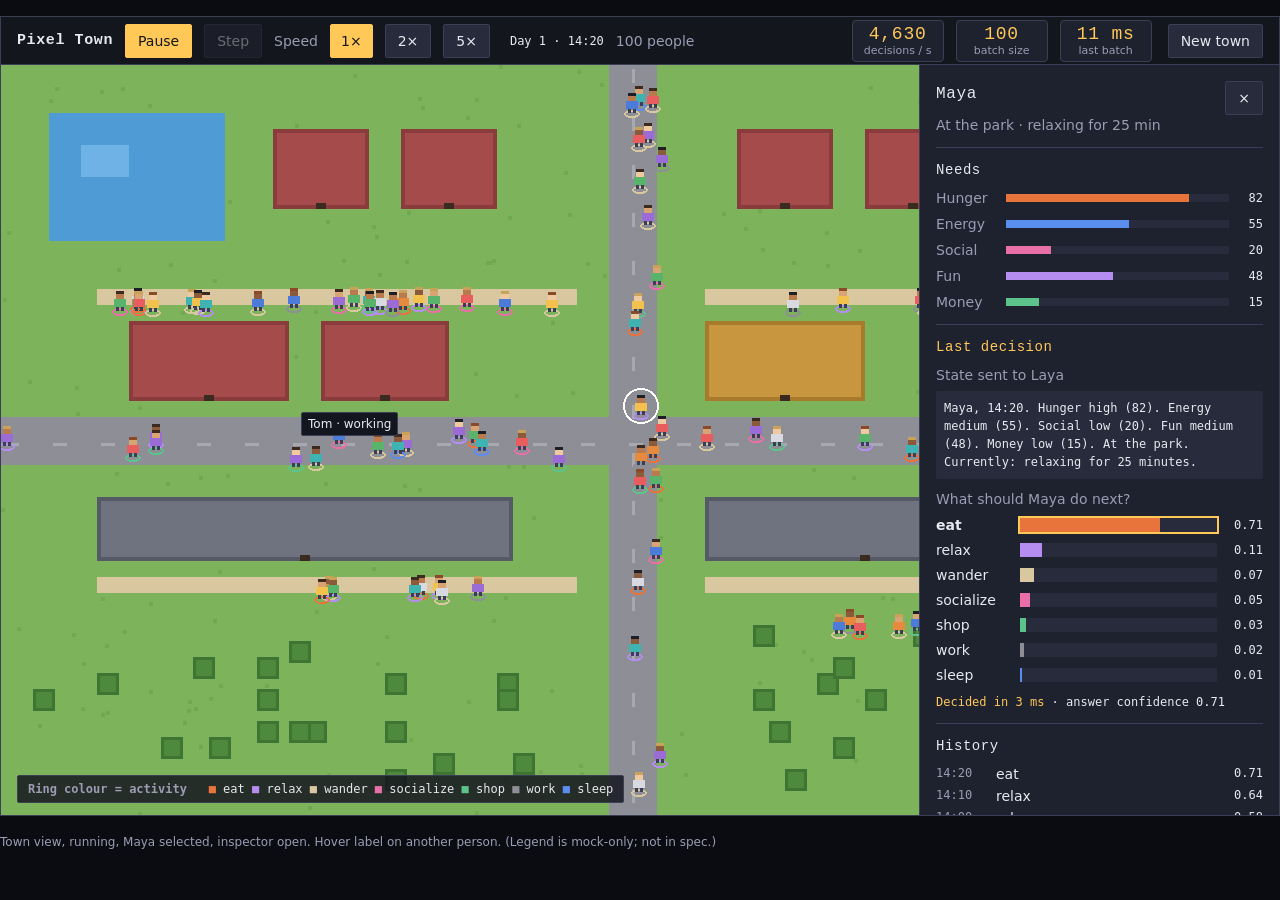
<file: _bmad-output/initiative-laya-pixel-town/ux-pixel-town/.working/key-town-view.html>
<!doctype html><html lang="en"><head><meta charset="utf-8"><title>Pixel Town - town view</title><meta name="viewport" content="width=device-width"><style>/* Governs: DESIGN.md (all sections), EXPERIENCE.md Component Patterns, State Patterns, Key Flows 1-2. Illustration only; spines win on conflict. */
:root{--ui-bg:#14161F;--ui-panel:#1E212E;--ui-raised:#272B3B;--ui-border:#3A3F55;--ui-text:#E8E9F0;--ui-muted:#9A9DB3;--amber:#FFC857;
--hunger:#E8743B;--energy:#5B8DEF;--social:#E86FA8;--fun:#B58CF0;--money:#5CC38A}
*{box-sizing:border-box}body{margin:0;background:#0b0c12;color:var(--ui-text);font:14px/20px Inter,system-ui,Segoe UI,sans-serif}
.pix{font-family:Silkscreen,"Courier New",monospace;letter-spacing:.04em}
.mono{font-family:"JetBrains Mono",ui-monospace,Consolas,monospace;font-size:12px;line-height:18px}
.frame{position:relative;width:1280px;height:800px;margin:16px auto;overflow:hidden;border:1px solid var(--ui-border);background:var(--ui-bg)}
.town{position:absolute;left:0;top:48px;display:block}
.top{position:absolute;left:0;top:0;width:100%;height:48px;background:rgba(20,22,31,.92);border-bottom:1px solid var(--ui-border);display:flex;align-items:center;gap:12px;padding:0 16px}
.btn{border-radius:2px;padding:6px 12px;font:inherit;color:var(--ui-text);background:var(--ui-raised);border:1px solid var(--ui-border)}
.btn.primary{background:var(--amber);color:var(--ui-bg);border-color:var(--amber)}
.tile{background:var(--ui-panel);border:1px solid var(--ui-border);border-radius:4px;padding:2px 10px;text-align:center;min-width:92px}
.tile b{display:block;color:var(--amber);font-size:18px;line-height:22px;font-weight:400}
.tile i{display:block;font-style:normal;color:var(--ui-muted);font-size:11px;line-height:12px;padding-bottom:2px}
.sp{flex:1}.muted{color:var(--ui-muted)}
.panel{background:var(--ui-panel);border:1px solid var(--ui-border);border-radius:4px;padding:16px}
.insp{position:absolute;right:0;top:48px;width:360px;height:752px;overflow:hidden;border-radius:0;border-width:0 0 0 1px}
h3{margin:0 0 8px;font-weight:400;font-size:14px}
.row{display:flex;align-items:center;gap:8px;margin:6px 0}.row span:first-child{width:62px;color:var(--ui-muted)}
.bar{flex:1;height:8px;background:var(--ui-raised)}.bar i{display:block;height:100%}
.row em{width:26px;text-align:right;font-style:normal}
.state{background:var(--ui-raised);padding:8px;border-radius:2px;margin:6px 0 10px;color:var(--ui-text)}
.pr{display:flex;align-items:center;gap:8px;margin:5px 0}.pr span:first-child{width:76px}
.pb{flex:1;height:14px;background:var(--ui-raised)}.pb i{display:block;height:100%}
.pr.top1 .pb{outline:2px solid var(--amber)}.pr.top1 span:first-child{font-weight:700}
.pr em{width:38px;text-align:right;font-style:normal}
hr{border:0;border-top:1px solid var(--ui-border);margin:12px 0}
.hist{display:grid;grid-template-columns:52px 1fr 44px;gap:2px 8px}
.hover{position:absolute;background:var(--ui-bg);color:var(--ui-text);border:1px solid var(--ui-border);padding:1px 6px;font-size:12px;border-radius:2px;white-space:nowrap}
.legend{position:absolute;left:16px;bottom:12px;background:rgba(20,22,31,.85);border:1px solid var(--ui-border);padding:4px 10px;border-radius:2px;font-size:12px}
.cap{width:1280px;margin:0 auto;color:var(--ui-muted);font-size:12px}
</style></head><body><div class="frame"><svg class="town" viewBox="0 0 1280 752" width="1280" height="752" shape-rendering="crispEdges" xmlns="http://www.w3.org/2000/svg"><rect x="0" y="0" width="1280" height="752" fill="#7DB35A"/><rect x="180" y="246" width="4" height="4" fill="#72A852"/><rect x="826" y="454" width="4" height="4" fill="#72A852"/><rect x="624" y="128" width="4" height="4" fill="#72A852"/><rect x="875" y="489" width="4" height="4" fill="#72A852"/><rect x="992" y="70" width="4" height="4" fill="#72A852"/><rect x="1079" y="451" width="4" height="4" fill="#72A852"/><rect x="211" y="146" width="4" height="4" fill="#72A852"/><rect x="1066" y="107" width="4" height="4" fill="#72A852"/><rect x="929" y="560" width="4" height="4" fill="#72A852"/><rect x="2" y="233" width="4" height="4" fill="#72A852"/><rect x="74" y="724" width="4" height="4" fill="#72A852"/><rect x="266" y="264" width="4" height="4" fill="#72A852"/><rect x="891" y="113" width="4" height="4" fill="#72A852"/><rect x="148" y="537" width="4" height="4" fill="#72A852"/><rect x="390" y="259" width="4" height="4" fill="#72A852"/><rect x="1216" y="8" width="4" height="4" fill="#72A852"/><rect x="615" y="277" width="4" height="4" fill="#72A852"/><rect x="503" y="531" width="4" height="4" fill="#72A852"/><rect x="1123" y="22" width="4" height="4" fill="#72A852"/><rect x="624" y="19" width="4" height="4" fill="#72A852"/><rect x="1018" y="662" width="4" height="4" fill="#72A852"/><rect x="164" y="234" width="4" height="4" fill="#72A852"/><rect x="869" y="231" width="4" height="4" fill="#72A852"/><rect x="75" y="347" width="4" height="4" fill="#72A852"/><rect x="853" y="694" width="4" height="4" fill="#72A852"/><rect x="400" y="299" width="4" height="4" fill="#72A852"/><rect x="1025" y="215" width="4" height="4" fill="#72A852"/><rect x="404" y="195" width="4" height="4" fill="#72A852"/><rect x="947" y="260" width="4" height="4" fill="#72A852"/><rect x="217" y="505" width="4" height="4" fill="#72A852"/><rect x="371" y="502" width="4" height="4" fill="#72A852"/><rect x="121" y="150" width="4" height="4" fill="#72A852"/><rect x="99" y="25" width="4" height="4" fill="#72A852"/><rect x="294" y="59" width="4" height="4" fill="#72A852"/><rect x="114" y="407" width="4" height="4" fill="#72A852"/><rect x="651" y="113" width="4" height="4" fill="#72A852"/><rect x="341" y="194" width="4" height="4" fill="#72A852"/><rect x="1083" y="464" width="4" height="4" fill="#72A852"/><rect x="634" y="742" width="4" height="4" fill="#72A852"/><rect x="757" y="450" width="4" height="4" fill="#72A852"/><rect x="208" y="84" width="4" height="4" fill="#72A852"/><rect x="165" y="417" width="4" height="4" fill="#72A852"/><rect x="1139" y="389" width="4" height="4" fill="#72A852"/><rect x="630" y="80" width="4" height="4" fill="#72A852"/><rect x="963" y="376" width="4" height="4" fill="#72A852"/><rect x="915" y="325" width="4" height="4" fill="#72A852"/><rect x="960" y="646" width="4" height="4" fill="#72A852"/><rect x="506" y="400" width="4" height="4" fill="#72A852"/><rect x="768" y="465" width="4" height="4" fill="#72A852"/><rect x="116" y="203" width="4" height="4" fill="#72A852"/><rect x="137" y="341" width="4" height="4" fill="#72A852"/><rect x="549" y="624" width="4" height="4" fill="#72A852"/><rect x="539" y="731" width="4" height="4" fill="#72A852"/><rect x="644" y="304" width="4" height="4" fill="#72A852"/><rect x="1226" y="64" width="4" height="4" fill="#72A852"/><rect x="465" y="491" width="4" height="4" fill="#72A852"/><rect x="950" y="262" width="4" height="4" fill="#72A852"/><rect x="1010" y="498" width="4" height="4" fill="#72A852"/><rect x="27" y="315" width="4" height="4" fill="#72A852"/><rect x="313" y="245" width="4" height="4" fill="#72A852"/><rect x="647" y="377" width="4" height="4" fill="#72A852"/><rect x="168" y="198" width="4" height="4" fill="#72A852"/><rect x="323" y="417" width="4" height="4" fill="#72A852"/><rect x="71" y="568" width="4" height="4" fill="#72A852"/><rect x="658" y="433" width="4" height="4" fill="#72A852"/><rect x="148" y="625" width="4" height="4" fill="#72A852"/><rect x="417" y="423" width="4" height="4" fill="#72A852"/><rect x="914" y="226" width="4" height="4" fill="#72A852"/><rect x="855" y="634" width="4" height="4" fill="#72A852"/><rect x="491" y="554" width="4" height="4" fill="#72A852"/><rect x="244" y="292" width="4" height="4" fill="#72A852"/><rect x="1156" y="372" width="4" height="4" fill="#72A852"/><rect x="531" y="451" width="4" height="4" fill="#72A852"/><rect x="371" y="242" width="4" height="4" fill="#72A852"/><rect x="585" y="197" width="4" height="4" fill="#72A852"/><rect x="134" y="259" width="4" height="4" fill="#72A852"/><rect x="1032" y="234" width="4" height="4" fill="#72A852"/><rect x="202" y="464" width="4" height="4" fill="#72A852"/><rect x="208" y="483" width="4" height="4" fill="#72A852"/><rect x="917" y="36" width="4" height="4" fill="#72A852"/><rect x="465" y="51" width="4" height="4" fill="#72A852"/><rect x="1225" y="193" width="4" height="4" fill="#72A852"/><rect x="760" y="183" width="4" height="4" fill="#72A852"/><rect x="1236" y="672" width="4" height="4" fill="#72A852"/><rect x="218" y="619" width="4" height="4" fill="#72A852"/><rect x="1269" y="208" width="4" height="4" fill="#72A852"/><rect x="757" y="144" width="4" height="4" fill="#72A852"/><rect x="420" y="41" width="4" height="4" fill="#72A852"/><rect x="416" y="326" width="4" height="4" fill="#72A852"/><rect x="754" y="628" width="4" height="4" fill="#72A852"/><rect x="147" y="39" width="4" height="4" fill="#72A852"/><rect x="1127" y="70" width="4" height="4" fill="#72A852"/><rect x="198" y="680" width="4" height="4" fill="#72A852"/><rect x="314" y="545" width="4" height="4" fill="#72A852"/><rect x="326" y="708" width="4" height="4" fill="#72A852"/><rect x="836" y="676" width="4" height="4" fill="#72A852"/><rect x="848" y="315" width="4" height="4" fill="#72A852"/><rect x="1157" y="422" width="4" height="4" fill="#72A852"/><rect x="37" y="659" width="4" height="4" fill="#72A852"/><rect x="811" y="403" width="4" height="4" fill="#72A852"/><rect x="6" y="166" width="4" height="4" fill="#72A852"/><rect x="225" y="409" width="4" height="4" fill="#72A852"/><rect x="743" y="162" width="4" height="4" fill="#72A852"/><rect x="16" y="562" width="4" height="4" fill="#72A852"/><rect x="801" y="585" width="4" height="4" fill="#72A852"/><rect x="763" y="514" width="4" height="4" fill="#72A852"/><rect x="293" y="290" width="4" height="4" fill="#72A852"/><rect x="1058" y="65" width="4" height="4" fill="#72A852"/><rect x="791" y="196" width="4" height="4" fill="#72A852"/><rect x="256" y="485" width="4" height="4" fill="#72A852"/><rect x="105" y="646" width="4" height="4" fill="#72A852"/><rect x="187" y="635" width="4" height="4" fill="#72A852"/><rect x="330" y="233" width="4" height="4" fill="#72A852"/><rect x="825" y="199" width="4" height="4" fill="#72A852"/><rect x="377" y="208" width="4" height="4" fill="#72A852"/><rect x="824" y="166" width="4" height="4" fill="#72A852"/><rect x="721" y="147" width="4" height="4" fill="#72A852"/><rect x="384" y="570" width="4" height="4" fill="#72A852"/><rect x="74" y="321" width="4" height="4" fill="#72A852"/><rect x="793" y="472" width="4" height="4" fill="#72A852"/><rect x="634" y="420" width="4" height="4" fill="#72A852"/><rect x="1187" y="438" width="4" height="4" fill="#72A852"/><rect x="759" y="519" width="4" height="4" fill="#72A852"/><rect x="352" y="9" width="4" height="4" fill="#72A852"/><rect x="999" y="247" width="4" height="4" fill="#72A852"/><rect x="1271" y="183" width="4" height="4" fill="#72A852"/><rect x="817" y="66" width="4" height="4" fill="#72A852"/><rect x="726" y="369" width="4" height="4" fill="#72A852"/><rect x="904" y="522" width="4" height="4" fill="#72A852"/><rect x="80" y="642" width="4" height="4" fill="#72A852"/><rect x="171" y="331" width="4" height="4" fill="#72A852"/><rect x="1041" y="56" width="4" height="4" fill="#72A852"/><rect x="778" y="128" width="4" height="4" fill="#72A852"/><rect x="137" y="747" width="4" height="4" fill="#72A852"/><rect x="227" y="135" width="4" height="4" fill="#72A852"/><rect x="578" y="699" width="4" height="4" fill="#72A852"/><rect x="449" y="361" width="4" height="4" fill="#72A852"/><rect x="514" y="329" width="4" height="4" fill="#72A852"/><rect x="567" y="148" width="4" height="4" fill="#72A852"/><rect x="1031" y="217" width="4" height="4" fill="#72A852"/><rect x="537" y="515" width="4" height="4" fill="#72A852"/><rect x="645" y="35" width="4" height="4" fill="#72A852"/><rect x="374" y="170" width="4" height="4" fill="#72A852"/><rect x="570" y="326" width="4" height="4" fill="#72A852"/><rect x="340" y="120" width="4" height="4" fill="#72A852"/><rect x="106" y="375" width="4" height="4" fill="#72A852"/><rect x="1144" y="603" width="4" height="4" fill="#72A852"/><rect x="212" y="554" width="4" height="4" fill="#72A852"/><rect x="811" y="372" width="4" height="4" fill="#72A852"/><rect x="773" y="578" width="4" height="4" fill="#72A852"/><rect x="741" y="87" width="4" height="4" fill="#72A852"/><rect x="466" y="635" width="4" height="4" fill="#72A852"/><rect x="100" y="532" width="4" height="4" fill="#72A852"/><rect x="634" y="602" width="4" height="4" fill="#72A852"/><rect x="651" y="11" width="4" height="4" fill="#72A852"/><rect x="67" y="148" width="4" height="4" fill="#72A852"/><rect x="1258" y="438" width="4" height="4" fill="#72A852"/><rect x="1045" y="50" width="4" height="4" fill="#72A852"/><rect x="995" y="634" width="4" height="4" fill="#72A852"/><rect x="80" y="48" width="4" height="4" fill="#72A852"/><rect x="1157" y="305" width="4" height="4" fill="#72A852"/><rect x="1061" y="547" width="4" height="4" fill="#72A852"/><rect x="841" y="313" width="4" height="4" fill="#72A852"/><rect x="275" y="377" width="4" height="4" fill="#72A852"/><rect x="962" y="128" width="4" height="4" fill="#72A852"/><rect x="507" y="151" width="4" height="4" fill="#72A852"/><rect x="193" y="642" width="4" height="4" fill="#72A852"/><rect x="550" y="256" width="4" height="4" fill="#72A852"/><rect x="122" y="565" width="4" height="4" fill="#72A852"/><rect x="1226" y="599" width="4" height="4" fill="#72A852"/><rect x="1240" y="743" width="4" height="4" fill="#72A852"/><rect x="498" y="0" width="4" height="4" fill="#72A852"/><rect x="120" y="22" width="4" height="4" fill="#72A852"/><rect x="371" y="160" width="4" height="4" fill="#72A852"/><rect x="208" y="632" width="4" height="4" fill="#72A852"/><rect x="402" y="419" width="4" height="4" fill="#72A852"/><rect x="1065" y="664" width="4" height="4" fill="#72A852"/><rect x="857" y="184" width="4" height="4" fill="#72A852"/><rect x="625" y="314" width="4" height="4" fill="#72A852"/><rect x="107" y="491" width="4" height="4" fill="#72A852"/><rect x="1088" y="390" width="4" height="4" fill="#72A852"/><rect x="945" y="663" width="4" height="4" fill="#72A852"/><rect x="355" y="100" width="4" height="4" fill="#72A852"/><rect x="474" y="33" width="4" height="4" fill="#72A852"/><rect x="683" y="708" width="4" height="4" fill="#72A852"/><rect x="100" y="648" width="4" height="4" fill="#72A852"/><rect x="890" y="532" width="4" height="4" fill="#72A852"/><rect x="602" y="209" width="4" height="4" fill="#72A852"/><rect x="1024" y="164" width="4" height="4" fill="#72A852"/><rect x="491" y="194" width="4" height="4" fill="#72A852"/><rect x="659" y="389" width="4" height="4" fill="#72A852"/><rect x="1219" y="394" width="4" height="4" fill="#72A852"/><rect x="1095" y="488" width="4" height="4" fill="#72A852"/><rect x="0" y="443" width="4" height="4" fill="#72A852"/><rect x="473" y="307" width="4" height="4" fill="#72A852"/><rect x="809" y="593" width="4" height="4" fill="#72A852"/><rect x="1154" y="144" width="4" height="4" fill="#72A852"/><rect x="49" y="105" width="4" height="4" fill="#72A852"/><rect x="325" y="155" width="4" height="4" fill="#72A852"/><rect x="48" y="34" width="4" height="4" fill="#72A852"/><rect x="91" y="75" width="4" height="4" fill="#72A852"/><rect x="81" y="597" width="4" height="4" fill="#72A852"/><rect x="408" y="673" width="4" height="4" fill="#72A852"/><rect x="785" y="243" width="4" height="4" fill="#72A852"/><rect x="417" y="32" width="4" height="4" fill="#72A852"/><rect x="186" y="644" width="4" height="4" fill="#72A852"/><rect x="977" y="129" width="4" height="4" fill="#72A852"/><rect x="420" y="325" width="4" height="4" fill="#72A852"/><rect x="868" y="21" width="4" height="4" fill="#72A852"/><rect x="516" y="59" width="4" height="4" fill="#72A852"/><rect x="757" y="616" width="4" height="4" fill="#72A852"/><rect x="964" y="635" width="4" height="4" fill="#72A852"/><rect x="54" y="22" width="4" height="4" fill="#72A852"/><rect x="1057" y="359" width="4" height="4" fill="#72A852"/><rect x="104" y="579" width="4" height="4" fill="#72A852"/><rect x="185" y="290" width="4" height="4" fill="#72A852"/><rect x="880" y="531" width="4" height="4" fill="#72A852"/><rect x="576" y="5" width="4" height="4" fill="#72A852"/><rect x="993" y="507" width="4" height="4" fill="#72A852"/><rect x="375" y="597" width="4" height="4" fill="#72A852"/><rect x="1044" y="578" width="4" height="4" fill="#72A852"/><rect x="579" y="707" width="4" height="4" fill="#72A852"/><rect x="1010" y="122" width="4" height="4" fill="#72A852"/><rect x="167" y="712" width="4" height="4" fill="#72A852"/><rect x="218" y="325" width="4" height="4" fill="#72A852"/><rect x="198" y="411" width="4" height="4" fill="#72A852"/><rect x="182" y="656" width="4" height="4" fill="#72A852"/><rect x="755" y="308" width="4" height="4" fill="#72A852"/><rect x="872" y="514" width="4" height="4" fill="#72A852"/><rect x="778" y="231" width="4" height="4" fill="#72A852"/><rect x="264" y="619" width="4" height="4" fill="#72A852"/><rect x="1242" y="37" width="4" height="4" fill="#72A852"/><rect x="1189" y="530" width="4" height="4" fill="#72A852"/><rect x="922" y="571" width="4" height="4" fill="#72A852"/><rect x="658" y="471" width="4" height="4" fill="#72A852"/><rect x="521" y="226" width="4" height="4" fill="#72A852"/><rect x="679" y="667" width="4" height="4" fill="#72A852"/><rect x="488" y="196" width="4" height="4" fill="#72A852"/><rect x="619" y="626" width="4" height="4" fill="#72A852"/><rect x="307" y="741" width="4" height="4" fill="#72A852"/><rect x="1240" y="354" width="4" height="4" fill="#72A852"/><rect x="485" y="196" width="4" height="4" fill="#72A852"/><rect x="210" y="673" width="4" height="4" fill="#72A852"/><rect x="406" y="146" width="4" height="4" fill="#72A852"/><rect x="619" y="310" width="4" height="4" fill="#72A852"/><rect x="563" y="106" width="4" height="4" fill="#72A852"/><rect x="212" y="214" width="4" height="4" fill="#72A852"/><rect x="944" y="6" width="4" height="4" fill="#72A852"/><rect x="891" y="232" width="4" height="4" fill="#72A852"/><rect x="599" y="18" width="4" height="4" fill="#72A852"/><rect x="521" y="400" width="4" height="4" fill="#72A852"/><rect x="502" y="713" width="4" height="4" fill="#72A852"/><rect x="1211" y="662" width="4" height="4" fill="#72A852"/><rect x="474" y="746" width="4" height="4" fill="#72A852"/><rect x="1187" y="690" width="4" height="4" fill="#72A852"/><rect x="247" y="437" width="4" height="4" fill="#72A852"/><rect x="538" y="705" width="4" height="4" fill="#72A852"/><rect x="851" y="411" width="4" height="4" fill="#72A852"/><rect x="324" y="439" width="4" height="4" fill="#72A852"/><rect x="928" y="630" width="4" height="4" fill="#72A852"/><rect x="0" y="352" width="1280" height="48" fill="#8E8E96"/><rect x="608" y="0" width="48" height="752" fill="#8E8E96"/><rect x="4" y="378" width="14" height="3" fill="#A8A8B0"/><rect x="52" y="378" width="14" height="3" fill="#A8A8B0"/><rect x="100" y="378" width="14" height="3" fill="#A8A8B0"/><rect x="148" y="378" width="14" height="3" fill="#A8A8B0"/><rect x="196" y="378" width="14" height="3" fill="#A8A8B0"/><rect x="244" y="378" width="14" height="3" fill="#A8A8B0"/><rect x="292" y="378" width="14" height="3" fill="#A8A8B0"/><rect x="340" y="378" width="14" height="3" fill="#A8A8B0"/><rect x="388" y="378" width="14" height="3" fill="#A8A8B0"/><rect x="436" y="378" width="14" height="3" fill="#A8A8B0"/><rect x="484" y="378" width="14" height="3" fill="#A8A8B0"/><rect x="532" y="378" width="14" height="3" fill="#A8A8B0"/><rect x="580" y="378" width="14" height="3" fill="#A8A8B0"/><rect x="628" y="378" width="14" height="3" fill="#A8A8B0"/><rect x="676" y="378" width="14" height="3" fill="#A8A8B0"/><rect x="724" y="378" width="14" height="3" fill="#A8A8B0"/><rect x="772" y="378" width="14" height="3" fill="#A8A8B0"/><rect x="820" y="378" width="14" height="3" fill="#A8A8B0"/><rect x="868" y="378" width="14" height="3" fill="#A8A8B0"/><rect x="916" y="378" width="14" height="3" fill="#A8A8B0"/><rect x="964" y="378" width="14" height="3" fill="#A8A8B0"/><rect x="1012" y="378" width="14" height="3" fill="#A8A8B0"/><rect x="1060" y="378" width="14" height="3" fill="#A8A8B0"/><rect x="1108" y="378" width="14" height="3" fill="#A8A8B0"/><rect x="1156" y="378" width="14" height="3" fill="#A8A8B0"/><rect x="1204" y="378" width="14" height="3" fill="#A8A8B0"/><rect x="1252" y="378" width="14" height="3" fill="#A8A8B0"/><rect x="631" y="4" width="3" height="14" fill="#A8A8B0"/><rect x="631" y="52" width="3" height="14" fill="#A8A8B0"/><rect x="631" y="100" width="3" height="14" fill="#A8A8B0"/><rect x="631" y="148" width="3" height="14" fill="#A8A8B0"/><rect x="631" y="196" width="3" height="14" fill="#A8A8B0"/><rect x="631" y="244" width="3" height="14" fill="#A8A8B0"/><rect x="631" y="292" width="3" height="14" fill="#A8A8B0"/><rect x="631" y="340" width="3" height="14" fill="#A8A8B0"/><rect x="631" y="388" width="3" height="14" fill="#A8A8B0"/><rect x="631" y="436" width="3" height="14" fill="#A8A8B0"/><rect x="631" y="484" width="3" height="14" fill="#A8A8B0"/><rect x="631" y="532" width="3" height="14" fill="#A8A8B0"/><rect x="631" y="580" width="3" height="14" fill="#A8A8B0"/><rect x="631" y="628" width="3" height="14" fill="#A8A8B0"/><rect x="631" y="676" width="3" height="14" fill="#A8A8B0"/><rect x="631" y="724" width="3" height="14" fill="#A8A8B0"/><rect x="96" y="224" width="480" height="16" fill="#D9C7A0"/><rect x="704" y="224" width="480" height="16" fill="#D9C7A0"/><rect x="96" y="512" width="480" height="16" fill="#D9C7A0"/><rect x="704" y="512" width="480" height="16" fill="#D9C7A0"/><rect x="48" y="48" width="176" height="128" fill="#4F9BD6"/><rect x="80" y="80" width="48" height="32" fill="#6FB3E6"/><rect x="272" y="64" width="96" height="80" fill="#8A3C3C"/><rect x="276" y="68" width="88" height="72" fill="#A64B4B"/><rect x="315" y="138" width="10" height="6" fill="#3A2A20"/><rect x="400" y="64" width="96" height="80" fill="#8A3C3C"/><rect x="404" y="68" width="88" height="72" fill="#A64B4B"/><rect x="443" y="138" width="10" height="6" fill="#3A2A20"/><rect x="736" y="64" width="96" height="80" fill="#8A3C3C"/><rect x="740" y="68" width="88" height="72" fill="#A64B4B"/><rect x="779" y="138" width="10" height="6" fill="#3A2A20"/><rect x="864" y="64" width="96" height="80" fill="#8A3C3C"/><rect x="868" y="68" width="88" height="72" fill="#A64B4B"/><rect x="907" y="138" width="10" height="6" fill="#3A2A20"/><rect x="992" y="64" width="96" height="80" fill="#8A3C3C"/><rect x="996" y="68" width="88" height="72" fill="#A64B4B"/><rect x="1035" y="138" width="10" height="6" fill="#3A2A20"/><rect x="1120" y="64" width="96" height="80" fill="#8A3C3C"/><rect x="1124" y="68" width="88" height="72" fill="#A64B4B"/><rect x="1163" y="138" width="10" height="6" fill="#3A2A20"/><rect x="704" y="256" width="160" height="80" fill="#A87A2C"/><rect x="708" y="260" width="152" height="72" fill="#C8963E"/><rect x="779" y="330" width="10" height="6" fill="#3A2A20"/><rect x="928" y="256" width="128" height="80" fill="#2E7A5E"/><rect x="932" y="260" width="120" height="72" fill="#3E9B7A"/><rect x="987" y="330" width="10" height="6" fill="#3A2A20"/><rect x="128" y="256" width="160" height="80" fill="#8A3C3C"/><rect x="132" y="260" width="152" height="72" fill="#A64B4B"/><rect x="203" y="330" width="10" height="6" fill="#3A2A20"/><rect x="320" y="256" width="128" height="80" fill="#8A3C3C"/><rect x="324" y="260" width="120" height="72" fill="#A64B4B"/><rect x="379" y="330" width="10" height="6" fill="#3A2A20"/><rect x="704" y="432" width="320" height="64" fill="#565A66"/><rect x="708" y="436" width="312" height="56" fill="#6F7380"/><rect x="859" y="490" width="10" height="6" fill="#3A2A20"/><rect x="96" y="432" width="416" height="64" fill="#565A66"/><rect x="100" y="436" width="408" height="56" fill="#6F7380"/><rect x="299" y="490" width="10" height="6" fill="#3A2A20"/><rect x="992" y="592" width="22" height="22" fill="#3F7432"/><rect x="995" y="595" width="16" height="16" fill="#4E8A3E"/><rect x="1184" y="640" width="22" height="22" fill="#3F7432"/><rect x="1187" y="643" width="16" height="16" fill="#4E8A3E"/><rect x="1120" y="560" width="22" height="22" fill="#3F7432"/><rect x="1123" y="563" width="16" height="16" fill="#4E8A3E"/><rect x="928" y="672" width="22" height="22" fill="#3F7432"/><rect x="931" y="675" width="16" height="16" fill="#4E8A3E"/><rect x="1200" y="576" width="22" height="22" fill="#3F7432"/><rect x="1203" y="579" width="16" height="16" fill="#4E8A3E"/><rect x="752" y="624" width="22" height="22" fill="#3F7432"/><rect x="755" y="627" width="16" height="16" fill="#4E8A3E"/><rect x="1008" y="608" width="22" height="22" fill="#3F7432"/><rect x="1011" y="611" width="16" height="16" fill="#4E8A3E"/><rect x="816" y="608" width="22" height="22" fill="#3F7432"/><rect x="819" y="611" width="16" height="16" fill="#4E8A3E"/><rect x="992" y="640" width="22" height="22" fill="#3F7432"/><rect x="995" y="643" width="16" height="16" fill="#4E8A3E"/><rect x="784" y="704" width="22" height="22" fill="#3F7432"/><rect x="787" y="707" width="16" height="16" fill="#4E8A3E"/><rect x="960" y="688" width="22" height="22" fill="#3F7432"/><rect x="963" y="691" width="16" height="16" fill="#4E8A3E"/><rect x="832" y="672" width="22" height="22" fill="#3F7432"/><rect x="835" y="675" width="16" height="16" fill="#4E8A3E"/><rect x="992" y="560" width="22" height="22" fill="#3F7432"/><rect x="995" y="563" width="16" height="16" fill="#4E8A3E"/><rect x="1056" y="640" width="22" height="22" fill="#3F7432"/><rect x="1059" y="643" width="16" height="16" fill="#4E8A3E"/><rect x="992" y="640" width="22" height="22" fill="#3F7432"/><rect x="995" y="643" width="16" height="16" fill="#4E8A3E"/><rect x="944" y="672" width="22" height="22" fill="#3F7432"/><rect x="947" y="675" width="16" height="16" fill="#4E8A3E"/><rect x="832" y="592" width="22" height="22" fill="#3F7432"/><rect x="835" y="595" width="16" height="16" fill="#4E8A3E"/><rect x="928" y="688" width="22" height="22" fill="#3F7432"/><rect x="931" y="691" width="16" height="16" fill="#4E8A3E"/><rect x="1120" y="576" width="22" height="22" fill="#3F7432"/><rect x="1123" y="579" width="16" height="16" fill="#4E8A3E"/><rect x="1104" y="704" width="22" height="22" fill="#3F7432"/><rect x="1107" y="707" width="16" height="16" fill="#4E8A3E"/><rect x="912" y="560" width="22" height="22" fill="#3F7432"/><rect x="915" y="563" width="16" height="16" fill="#4E8A3E"/><rect x="864" y="624" width="22" height="22" fill="#3F7432"/><rect x="867" y="627" width="16" height="16" fill="#4E8A3E"/><rect x="928" y="656" width="22" height="22" fill="#3F7432"/><rect x="931" y="659" width="16" height="16" fill="#4E8A3E"/><rect x="752" y="560" width="22" height="22" fill="#3F7432"/><rect x="755" y="563" width="16" height="16" fill="#4E8A3E"/><rect x="768" y="656" width="22" height="22" fill="#3F7432"/><rect x="771" y="659" width="16" height="16" fill="#4E8A3E"/><rect x="1200" y="656" width="22" height="22" fill="#3F7432"/><rect x="1203" y="659" width="16" height="16" fill="#4E8A3E"/><rect x="384" y="704" width="22" height="22" fill="#3F7432"/><rect x="387" y="707" width="16" height="16" fill="#4E8A3E"/><rect x="288" y="576" width="22" height="22" fill="#3F7432"/><rect x="291" y="579" width="16" height="16" fill="#4E8A3E"/><rect x="256" y="624" width="22" height="22" fill="#3F7432"/><rect x="259" y="627" width="16" height="16" fill="#4E8A3E"/><rect x="432" y="688" width="22" height="22" fill="#3F7432"/><rect x="435" y="691" width="16" height="16" fill="#4E8A3E"/><rect x="256" y="656" width="22" height="22" fill="#3F7432"/><rect x="259" y="659" width="16" height="16" fill="#4E8A3E"/><rect x="496" y="608" width="22" height="22" fill="#3F7432"/><rect x="499" y="611" width="16" height="16" fill="#4E8A3E"/><rect x="192" y="592" width="22" height="22" fill="#3F7432"/><rect x="195" y="595" width="16" height="16" fill="#4E8A3E"/><rect x="96" y="608" width="22" height="22" fill="#3F7432"/><rect x="99" y="611" width="16" height="16" fill="#4E8A3E"/><rect x="512" y="688" width="22" height="22" fill="#3F7432"/><rect x="515" y="691" width="16" height="16" fill="#4E8A3E"/><rect x="256" y="592" width="22" height="22" fill="#3F7432"/><rect x="259" y="595" width="16" height="16" fill="#4E8A3E"/><rect x="384" y="656" width="22" height="22" fill="#3F7432"/><rect x="387" y="659" width="16" height="16" fill="#4E8A3E"/><rect x="496" y="624" width="22" height="22" fill="#3F7432"/><rect x="499" y="627" width="16" height="16" fill="#4E8A3E"/><rect x="160" y="672" width="22" height="22" fill="#3F7432"/><rect x="163" y="675" width="16" height="16" fill="#4E8A3E"/><rect x="384" y="608" width="22" height="22" fill="#3F7432"/><rect x="387" y="611" width="16" height="16" fill="#4E8A3E"/><rect x="304" y="656" width="22" height="22" fill="#3F7432"/><rect x="307" y="659" width="16" height="16" fill="#4E8A3E"/><rect x="288" y="656" width="22" height="22" fill="#3F7432"/><rect x="291" y="659" width="16" height="16" fill="#4E8A3E"/><rect x="208" y="672" width="22" height="22" fill="#3F7432"/><rect x="211" y="675" width="16" height="16" fill="#4E8A3E"/><rect x="32" y="624" width="22" height="22" fill="#3F7432"/><rect x="35" y="627" width="16" height="16" fill="#4E8A3E"/><g><ellipse cx="638" cy="42" rx="7" ry="3" fill="none" stroke="#5B8DEF" stroke-width="2"/><rect x="634" y="21" width="8" height="8" fill="#D9A474"/><rect x="634" y="21" width="8" height="3" fill="#3A2A20"/><rect x="632" y="29" width="12" height="8" fill="#3FB2B2"/><rect x="634" y="37" width="3" height="4" fill="#3A3F55"/><rect x="639" y="37" width="3" height="4" fill="#3A3F55"/></g><g><ellipse cx="652" cy="44" rx="7" ry="3" fill="none" stroke="#D9C7A0" stroke-width="2"/><rect x="648" y="23" width="8" height="8" fill="#B97A4E"/><rect x="648" y="23" width="8" height="3" fill="#3A2A20"/><rect x="646" y="31" width="12" height="8" fill="#E85D5D"/><rect x="648" y="39" width="3" height="4" fill="#3A3F55"/><rect x="653" y="39" width="3" height="4" fill="#3A3F55"/></g><g><ellipse cx="631" cy="49" rx="7" ry="3" fill="none" stroke="#D9C7A0" stroke-width="2"/><rect x="627" y="28" width="8" height="8" fill="#B97A4E"/><rect x="627" y="28" width="8" height="3" fill="#1E1E26"/><rect x="625" y="36" width="12" height="8" fill="#4C7BD9"/><rect x="627" y="44" width="3" height="4" fill="#3A3F55"/><rect x="632" y="44" width="3" height="4" fill="#3A3F55"/></g><g><ellipse cx="647" cy="79" rx="7" ry="3" fill="none" stroke="#D9C7A0" stroke-width="2"/><rect x="643" y="58" width="8" height="8" fill="#F1C9A0"/><rect x="643" y="58" width="8" height="3" fill="#3A2A20"/><rect x="641" y="66" width="12" height="8" fill="#9B6BD6"/><rect x="643" y="74" width="3" height="4" fill="#3A3F55"/><rect x="648" y="74" width="3" height="4" fill="#3A3F55"/></g><g><ellipse cx="638" cy="83" rx="7" ry="3" fill="none" stroke="#D9C7A0" stroke-width="2"/><rect x="634" y="62" width="8" height="8" fill="#8A5A3A"/><rect x="634" y="62" width="8" height="3" fill="#C9A25A"/><rect x="632" y="70" width="12" height="8" fill="#E85D5D"/><rect x="634" y="78" width="3" height="4" fill="#3A3F55"/><rect x="639" y="78" width="3" height="4" fill="#3A3F55"/></g><g><ellipse cx="661" cy="103" rx="7" ry="3" fill="none" stroke="#8E8E96" stroke-width="2"/><rect x="657" y="82" width="8" height="8" fill="#8A5A3A"/><rect x="657" y="82" width="8" height="3" fill="#1E1E26"/><rect x="655" y="90" width="12" height="8" fill="#9B6BD6"/><rect x="657" y="98" width="3" height="4" fill="#3A3F55"/><rect x="662" y="98" width="3" height="4" fill="#3A3F55"/></g><g><ellipse cx="639" cy="125" rx="7" ry="3" fill="none" stroke="#D9C7A0" stroke-width="2"/><rect x="635" y="104" width="8" height="8" fill="#F1C9A0"/><rect x="635" y="104" width="8" height="3" fill="#3A2A20"/><rect x="633" y="112" width="12" height="8" fill="#59B36B"/><rect x="635" y="120" width="3" height="4" fill="#3A3F55"/><rect x="640" y="120" width="3" height="4" fill="#3A3F55"/></g><g><ellipse cx="647" cy="161" rx="7" ry="3" fill="none" stroke="#D9C7A0" stroke-width="2"/><rect x="643" y="140" width="8" height="8" fill="#D9A474"/><rect x="643" y="140" width="8" height="3" fill="#3A2A20"/><rect x="641" y="148" width="12" height="8" fill="#9B6BD6"/><rect x="643" y="156" width="3" height="4" fill="#3A3F55"/><rect x="648" y="156" width="3" height="4" fill="#3A3F55"/></g><g><ellipse cx="656" cy="221" rx="7" ry="3" fill="none" stroke="#E86FA8" stroke-width="2"/><rect x="652" y="200" width="8" height="8" fill="#D9A474"/><rect x="652" y="200" width="8" height="3" fill="#C9A25A"/><rect x="650" y="208" width="12" height="8" fill="#59B36B"/><rect x="652" y="216" width="3" height="4" fill="#3A3F55"/><rect x="657" y="216" width="3" height="4" fill="#3A3F55"/></g><g><ellipse cx="353" cy="243" rx="7" ry="3" fill="none" stroke="#D9C7A0" stroke-width="2"/><rect x="349" y="222" width="8" height="8" fill="#B97A4E"/><rect x="349" y="222" width="8" height="3" fill="#C9A25A"/><rect x="347" y="230" width="12" height="8" fill="#59B36B"/><rect x="349" y="238" width="3" height="4" fill="#3A3F55"/><rect x="354" y="238" width="3" height="4" fill="#3A3F55"/></g><g><ellipse cx="418" cy="243" rx="7" ry="3" fill="none" stroke="#B58CF0" stroke-width="2"/><rect x="414" y="222" width="8" height="8" fill="#8A5A3A"/><rect x="414" y="222" width="8" height="3" fill="#C9A25A"/><rect x="412" y="230" width="12" height="8" fill="#F2C14E"/><rect x="414" y="238" width="3" height="4" fill="#3A3F55"/><rect x="419" y="238" width="3" height="4" fill="#3A3F55"/></g><g><ellipse cx="466" cy="243" rx="7" ry="3" fill="none" stroke="#E86FA8" stroke-width="2"/><rect x="462" y="222" width="8" height="8" fill="#B97A4E"/><rect x="462" y="222" width="8" height="3" fill="#C9A25A"/><rect x="460" y="230" width="12" height="8" fill="#E85D5D"/><rect x="462" y="238" width="3" height="4" fill="#3A3F55"/><rect x="467" y="238" width="3" height="4" fill="#3A3F55"/></g><g><ellipse cx="1037" cy="243" rx="7" ry="3" fill="none" stroke="#D9C7A0" stroke-width="2"/><rect x="1033" y="222" width="8" height="8" fill="#F1C9A0"/><rect x="1033" y="222" width="8" height="3" fill="#3A2A20"/><rect x="1031" y="230" width="12" height="8" fill="#E85D5D"/><rect x="1033" y="238" width="3" height="4" fill="#3A3F55"/><rect x="1038" y="238" width="3" height="4" fill="#3A3F55"/></g><g><ellipse cx="137" cy="244" rx="7" ry="3" fill="none" stroke="#E8743B" stroke-width="2"/><rect x="133" y="223" width="8" height="8" fill="#D9A474"/><rect x="133" y="223" width="8" height="3" fill="#1E1E26"/><rect x="131" y="231" width="12" height="8" fill="#D9D9E2"/><rect x="133" y="239" width="3" height="4" fill="#3A3F55"/><rect x="138" y="239" width="3" height="4" fill="#3A3F55"/></g><g><ellipse cx="293" cy="244" rx="7" ry="3" fill="none" stroke="#8E8E96" stroke-width="2"/><rect x="289" y="223" width="8" height="8" fill="#8A5A3A"/><rect x="289" y="223" width="8" height="3" fill="#8A4A2A"/><rect x="287" y="231" width="12" height="8" fill="#4C7BD9"/><rect x="289" y="239" width="3" height="4" fill="#3A3F55"/><rect x="294" y="239" width="3" height="4" fill="#3A3F55"/></g><g><ellipse cx="368" cy="244" rx="7" ry="3" fill="none" stroke="#5CC38A" stroke-width="2"/><rect x="364" y="223" width="8" height="8" fill="#8A5A3A"/><rect x="364" y="223" width="8" height="3" fill="#C9A25A"/><rect x="362" y="231" width="12" height="8" fill="#3FB2B2"/><rect x="364" y="239" width="3" height="4" fill="#3A3F55"/><rect x="369" y="239" width="3" height="4" fill="#3A3F55"/></g><g><ellipse cx="433" cy="244" rx="7" ry="3" fill="none" stroke="#E86FA8" stroke-width="2"/><rect x="429" y="223" width="8" height="8" fill="#D9A474"/><rect x="429" y="223" width="8" height="3" fill="#C9A25A"/><rect x="427" y="231" width="12" height="8" fill="#59B36B"/><rect x="429" y="239" width="3" height="4" fill="#3A3F55"/><rect x="434" y="239" width="3" height="4" fill="#3A3F55"/></g><g><ellipse cx="842" cy="244" rx="7" ry="3" fill="none" stroke="#B58CF0" stroke-width="2"/><rect x="838" y="223" width="8" height="8" fill="#D9A474"/><rect x="838" y="223" width="8" height="3" fill="#8A4A2A"/><rect x="836" y="231" width="12" height="8" fill="#F2C14E"/><rect x="838" y="239" width="3" height="4" fill="#3A3F55"/><rect x="843" y="239" width="3" height="4" fill="#3A3F55"/></g><g><ellipse cx="920" cy="244" rx="7" ry="3" fill="none" stroke="#8E8E96" stroke-width="2"/><rect x="916" y="223" width="8" height="8" fill="#B97A4E"/><rect x="916" y="223" width="8" height="3" fill="#1E1E26"/><rect x="914" y="231" width="12" height="8" fill="#E85D5D"/><rect x="916" y="239" width="3" height="4" fill="#3A3F55"/><rect x="921" y="239" width="3" height="4" fill="#3A3F55"/></g><g><ellipse cx="1083" cy="244" rx="7" ry="3" fill="none" stroke="#E8743B" stroke-width="2"/><rect x="1079" y="223" width="8" height="8" fill="#F1C9A0"/><rect x="1079" y="223" width="8" height="3" fill="#C9A25A"/><rect x="1077" y="231" width="12" height="8" fill="#4C7BD9"/><rect x="1079" y="239" width="3" height="4" fill="#3A3F55"/><rect x="1084" y="239" width="3" height="4" fill="#3A3F55"/></g><g><ellipse cx="1185" cy="244" rx="7" ry="3" fill="none" stroke="#D9C7A0" stroke-width="2"/><rect x="1181" y="223" width="8" height="8" fill="#8A5A3A"/><rect x="1181" y="223" width="8" height="3" fill="#3A2A20"/><rect x="1179" y="231" width="12" height="8" fill="#F2C14E"/><rect x="1181" y="239" width="3" height="4" fill="#3A3F55"/><rect x="1186" y="239" width="3" height="4" fill="#3A3F55"/></g><g><ellipse cx="191" cy="245" rx="7" ry="3" fill="none" stroke="#D9C7A0" stroke-width="2"/><rect x="187" y="224" width="8" height="8" fill="#F1C9A0"/><rect x="187" y="224" width="8" height="3" fill="#C9A25A"/><rect x="185" y="232" width="12" height="8" fill="#3FB2B2"/><rect x="187" y="240" width="3" height="4" fill="#3A3F55"/><rect x="192" y="240" width="3" height="4" fill="#3A3F55"/></g><g><ellipse cx="338" cy="245" rx="7" ry="3" fill="none" stroke="#E86FA8" stroke-width="2"/><rect x="334" y="224" width="8" height="8" fill="#D9A474"/><rect x="334" y="224" width="8" height="3" fill="#3A2A20"/><rect x="332" y="232" width="12" height="8" fill="#9B6BD6"/><rect x="334" y="240" width="3" height="4" fill="#3A3F55"/><rect x="339" y="240" width="3" height="4" fill="#3A3F55"/></g><g><ellipse cx="197" cy="246" rx="7" ry="3" fill="none" stroke="#D9C7A0" stroke-width="2"/><rect x="193" y="225" width="8" height="8" fill="#8A5A3A"/><rect x="193" y="225" width="8" height="3" fill="#1E1E26"/><rect x="191" y="233" width="12" height="8" fill="#F2C14E"/><rect x="193" y="241" width="3" height="4" fill="#3A3F55"/><rect x="198" y="241" width="3" height="4" fill="#3A3F55"/></g><g><ellipse cx="379" cy="246" rx="7" ry="3" fill="none" stroke="#B58CF0" stroke-width="2"/><rect x="375" y="225" width="8" height="8" fill="#B97A4E"/><rect x="375" y="225" width="8" height="3" fill="#3A2A20"/><rect x="373" y="233" width="12" height="8" fill="#D9D9E2"/><rect x="375" y="241" width="3" height="4" fill="#3A3F55"/><rect x="380" y="241" width="3" height="4" fill="#3A3F55"/></g><g><ellipse cx="402" cy="246" rx="7" ry="3" fill="none" stroke="#E8743B" stroke-width="2"/><rect x="398" y="225" width="8" height="8" fill="#B97A4E"/><rect x="398" y="225" width="8" height="3" fill="#C9A25A"/><rect x="396" y="233" width="12" height="8" fill="#E88A3D"/><rect x="398" y="241" width="3" height="4" fill="#3A3F55"/><rect x="403" y="241" width="3" height="4" fill="#3A3F55"/></g><g><ellipse cx="119" cy="247" rx="7" ry="3" fill="none" stroke="#E86FA8" stroke-width="2"/><rect x="115" y="226" width="8" height="8" fill="#B97A4E"/><rect x="115" y="226" width="8" height="3" fill="#3A2A20"/><rect x="113" y="234" width="12" height="8" fill="#59B36B"/><rect x="115" y="242" width="3" height="4" fill="#3A3F55"/><rect x="120" y="242" width="3" height="4" fill="#3A3F55"/></g><g><ellipse cx="137" cy="247" rx="7" ry="3" fill="none" stroke="#B58CF0" stroke-width="2"/><rect x="133" y="226" width="8" height="8" fill="#B97A4E"/><rect x="133" y="226" width="8" height="3" fill="#C9A25A"/><rect x="131" y="234" width="12" height="8" fill="#59B36B"/><rect x="133" y="242" width="3" height="4" fill="#3A3F55"/><rect x="138" y="242" width="3" height="4" fill="#3A3F55"/></g><g><ellipse cx="138" cy="247" rx="7" ry="3" fill="none" stroke="#E8743B" stroke-width="2"/><rect x="134" y="226" width="8" height="8" fill="#D9A474"/><rect x="134" y="226" width="8" height="3" fill="#C9A25A"/><rect x="132" y="234" width="12" height="8" fill="#E85D5D"/><rect x="134" y="242" width="3" height="4" fill="#3A3F55"/><rect x="139" y="242" width="3" height="4" fill="#3A3F55"/></g><g><ellipse cx="257" cy="247" rx="7" ry="3" fill="none" stroke="#D9C7A0" stroke-width="2"/><rect x="253" y="226" width="8" height="8" fill="#8A5A3A"/><rect x="253" y="226" width="8" height="3" fill="#8A4A2A"/><rect x="251" y="234" width="12" height="8" fill="#4C7BD9"/><rect x="253" y="242" width="3" height="4" fill="#3A3F55"/><rect x="258" y="242" width="3" height="4" fill="#3A3F55"/></g><g><ellipse cx="369" cy="247" rx="7" ry="3" fill="none" stroke="#B58CF0" stroke-width="2"/><rect x="365" y="226" width="8" height="8" fill="#B97A4E"/><rect x="365" y="226" width="8" height="3" fill="#1E1E26"/><rect x="363" y="234" width="12" height="8" fill="#59B36B"/><rect x="365" y="242" width="3" height="4" fill="#3A3F55"/><rect x="370" y="242" width="3" height="4" fill="#3A3F55"/></g><g><ellipse cx="504" cy="247" rx="7" ry="3" fill="none" stroke="#E86FA8" stroke-width="2"/><rect x="500" y="226" width="8" height="8" fill="#F1C9A0"/><rect x="500" y="226" width="8" height="3" fill="#C9A25A"/><rect x="498" y="234" width="12" height="8" fill="#4C7BD9"/><rect x="500" y="242" width="3" height="4" fill="#3A3F55"/><rect x="505" y="242" width="3" height="4" fill="#3A3F55"/></g><g><ellipse cx="152" cy="248" rx="7" ry="3" fill="none" stroke="#D9C7A0" stroke-width="2"/><rect x="148" y="227" width="8" height="8" fill="#F1C9A0"/><rect x="148" y="227" width="8" height="3" fill="#8A4A2A"/><rect x="146" y="235" width="12" height="8" fill="#F2C14E"/><rect x="148" y="243" width="3" height="4" fill="#3A3F55"/><rect x="153" y="243" width="3" height="4" fill="#3A3F55"/></g><g><ellipse cx="205" cy="248" rx="7" ry="3" fill="none" stroke="#B58CF0" stroke-width="2"/><rect x="201" y="227" width="8" height="8" fill="#F1C9A0"/><rect x="201" y="227" width="8" height="3" fill="#3A2A20"/><rect x="199" y="235" width="12" height="8" fill="#3FB2B2"/><rect x="201" y="243" width="3" height="4" fill="#3A3F55"/><rect x="206" y="243" width="3" height="4" fill="#3A3F55"/></g><g><ellipse cx="392" cy="248" rx="7" ry="3" fill="none" stroke="#8E8E96" stroke-width="2"/><rect x="388" y="227" width="8" height="8" fill="#B97A4E"/><rect x="388" y="227" width="8" height="3" fill="#1E1E26"/><rect x="386" y="235" width="12" height="8" fill="#9B6BD6"/><rect x="388" y="243" width="3" height="4" fill="#3A3F55"/><rect x="393" y="243" width="3" height="4" fill="#3A3F55"/></g><g><ellipse cx="551" cy="248" rx="7" ry="3" fill="none" stroke="#D9C7A0" stroke-width="2"/><rect x="547" y="227" width="8" height="8" fill="#F1C9A0"/><rect x="547" y="227" width="8" height="3" fill="#8A4A2A"/><rect x="545" y="235" width="12" height="8" fill="#F2C14E"/><rect x="547" y="243" width="3" height="4" fill="#3A3F55"/><rect x="552" y="243" width="3" height="4" fill="#3A3F55"/></g><g><ellipse cx="792" cy="248" rx="7" ry="3" fill="none" stroke="#8E8E96" stroke-width="2"/><rect x="788" y="227" width="8" height="8" fill="#B97A4E"/><rect x="788" y="227" width="8" height="3" fill="#1E1E26"/><rect x="786" y="235" width="12" height="8" fill="#D9D9E2"/><rect x="788" y="243" width="3" height="4" fill="#3A3F55"/><rect x="793" y="243" width="3" height="4" fill="#3A3F55"/></g><g><ellipse cx="924" cy="248" rx="7" ry="3" fill="none" stroke="#D9C7A0" stroke-width="2"/><rect x="920" y="227" width="8" height="8" fill="#B97A4E"/><rect x="920" y="227" width="8" height="3" fill="#3A2A20"/><rect x="918" y="235" width="12" height="8" fill="#F2C14E"/><rect x="920" y="243" width="3" height="4" fill="#3A3F55"/><rect x="925" y="243" width="3" height="4" fill="#3A3F55"/></g><g><ellipse cx="971" cy="248" rx="7" ry="3" fill="none" stroke="#8E8E96" stroke-width="2"/><rect x="967" y="227" width="8" height="8" fill="#8A5A3A"/><rect x="967" y="227" width="8" height="3" fill="#3A2A20"/><rect x="965" y="235" width="12" height="8" fill="#F2C14E"/><rect x="967" y="243" width="3" height="4" fill="#3A3F55"/><rect x="972" y="243" width="3" height="4" fill="#3A3F55"/></g><g><ellipse cx="1135" cy="248" rx="7" ry="3" fill="none" stroke="#E8743B" stroke-width="2"/><rect x="1131" y="227" width="8" height="8" fill="#D9A474"/><rect x="1131" y="227" width="8" height="3" fill="#3A2A20"/><rect x="1129" y="235" width="12" height="8" fill="#4C7BD9"/><rect x="1131" y="243" width="3" height="4" fill="#3A3F55"/><rect x="1136" y="243" width="3" height="4" fill="#3A3F55"/></g><g><ellipse cx="637" cy="249" rx="7" ry="3" fill="none" stroke="#5CC38A" stroke-width="2"/><rect x="633" y="228" width="8" height="8" fill="#F1C9A0"/><rect x="633" y="228" width="8" height="3" fill="#C9A25A"/><rect x="631" y="236" width="12" height="8" fill="#F2C14E"/><rect x="633" y="244" width="3" height="4" fill="#3A3F55"/><rect x="638" y="244" width="3" height="4" fill="#3A3F55"/></g><g><ellipse cx="634" cy="267" rx="7" ry="3" fill="none" stroke="#E8743B" stroke-width="2"/><rect x="630" y="246" width="8" height="8" fill="#F1C9A0"/><rect x="630" y="246" width="8" height="3" fill="#8A4A2A"/><rect x="628" y="254" width="12" height="8" fill="#3FB2B2"/><rect x="630" y="262" width="3" height="4" fill="#3A3F55"/><rect x="635" y="262" width="3" height="4" fill="#3A3F55"/></g><g><ellipse cx="661" cy="372" rx="7" ry="3" fill="none" stroke="#D9C7A0" stroke-width="2"/><rect x="657" y="351" width="8" height="8" fill="#F1C9A0"/><rect x="657" y="351" width="8" height="3" fill="#1E1E26"/><rect x="655" y="359" width="12" height="8" fill="#E85D5D"/><rect x="657" y="367" width="3" height="4" fill="#3A3F55"/><rect x="662" y="367" width="3" height="4" fill="#3A3F55"/></g><g><ellipse cx="755" cy="374" rx="7" ry="3" fill="none" stroke="#E86FA8" stroke-width="2"/><rect x="751" y="353" width="8" height="8" fill="#8A5A3A"/><rect x="751" y="353" width="8" height="3" fill="#3A2A20"/><rect x="749" y="361" width="12" height="8" fill="#9B6BD6"/><rect x="751" y="369" width="3" height="4" fill="#3A3F55"/><rect x="756" y="369" width="3" height="4" fill="#3A3F55"/></g><g><ellipse cx="932" cy="374" rx="7" ry="3" fill="none" stroke="#D9C7A0" stroke-width="2"/><rect x="928" y="353" width="8" height="8" fill="#8A5A3A"/><rect x="928" y="353" width="8" height="3" fill="#3A2A20"/><rect x="926" y="361" width="12" height="8" fill="#4C7BD9"/><rect x="928" y="369" width="3" height="4" fill="#3A3F55"/><rect x="933" y="369" width="3" height="4" fill="#3A3F55"/></g><g><ellipse cx="1051" cy="374" rx="7" ry="3" fill="none" stroke="#D9C7A0" stroke-width="2"/><rect x="1047" y="353" width="8" height="8" fill="#F1C9A0"/><rect x="1047" y="353" width="8" height="3" fill="#C9A25A"/><rect x="1045" y="361" width="12" height="8" fill="#D9D9E2"/><rect x="1047" y="369" width="3" height="4" fill="#3A3F55"/><rect x="1052" y="369" width="3" height="4" fill="#3A3F55"/></g><g><ellipse cx="458" cy="375" rx="7" ry="3" fill="none" stroke="#B58CF0" stroke-width="2"/><rect x="454" y="354" width="8" height="8" fill="#F1C9A0"/><rect x="454" y="354" width="8" height="3" fill="#1E1E26"/><rect x="452" y="362" width="12" height="8" fill="#9B6BD6"/><rect x="454" y="370" width="3" height="4" fill="#3A3F55"/><rect x="459" y="370" width="3" height="4" fill="#3A3F55"/></g><g><ellipse cx="474" cy="379" rx="7" ry="3" fill="none" stroke="#E8743B" stroke-width="2"/><rect x="470" y="358" width="8" height="8" fill="#D9A474"/><rect x="470" y="358" width="8" height="3" fill="#8A4A2A"/><rect x="468" y="366" width="12" height="8" fill="#59B36B"/><rect x="470" y="374" width="3" height="4" fill="#3A3F55"/><rect x="475" y="374" width="3" height="4" fill="#3A3F55"/></g><g><ellipse cx="1103" cy="379" rx="7" ry="3" fill="none" stroke="#E86FA8" stroke-width="2"/><rect x="1099" y="358" width="8" height="8" fill="#8A5A3A"/><rect x="1099" y="358" width="8" height="3" fill="#3A2A20"/><rect x="1097" y="366" width="12" height="8" fill="#3FB2B2"/><rect x="1099" y="374" width="3" height="4" fill="#3A3F55"/><rect x="1104" y="374" width="3" height="4" fill="#3A3F55"/></g><g><ellipse cx="155" cy="380" rx="7" ry="3" fill="none" stroke="#B58CF0" stroke-width="2"/><rect x="151" y="359" width="8" height="8" fill="#8A5A3A"/><rect x="151" y="359" width="8" height="3" fill="#3A2A20"/><rect x="149" y="367" width="12" height="8" fill="#9B6BD6"/><rect x="151" y="375" width="3" height="4" fill="#3A3F55"/><rect x="156" y="375" width="3" height="4" fill="#3A3F55"/></g><g><ellipse cx="338" cy="380" rx="7" ry="3" fill="none" stroke="#E86FA8" stroke-width="2"/><rect x="334" y="359" width="8" height="8" fill="#D9A474"/><rect x="334" y="359" width="8" height="3" fill="#1E1E26"/><rect x="332" y="367" width="12" height="8" fill="#4C7BD9"/><rect x="334" y="375" width="3" height="4" fill="#3A3F55"/><rect x="339" y="375" width="3" height="4" fill="#3A3F55"/></g><g><ellipse cx="6" cy="382" rx="7" ry="3" fill="none" stroke="#B58CF0" stroke-width="2"/><rect x="2" y="361" width="8" height="8" fill="#B97A4E"/><rect x="2" y="361" width="8" height="3" fill="#C9A25A"/><rect x="0" y="369" width="12" height="8" fill="#9B6BD6"/><rect x="2" y="377" width="3" height="4" fill="#3A3F55"/><rect x="7" y="377" width="3" height="4" fill="#3A3F55"/></g><g><ellipse cx="706" cy="382" rx="7" ry="3" fill="none" stroke="#D9C7A0" stroke-width="2"/><rect x="702" y="361" width="8" height="8" fill="#D9A474"/><rect x="702" y="361" width="8" height="3" fill="#8A4A2A"/><rect x="700" y="369" width="12" height="8" fill="#E85D5D"/><rect x="702" y="377" width="3" height="4" fill="#3A3F55"/><rect x="707" y="377" width="3" height="4" fill="#3A3F55"/></g><g><ellipse cx="776" cy="382" rx="7" ry="3" fill="none" stroke="#5CC38A" stroke-width="2"/><rect x="772" y="361" width="8" height="8" fill="#F1C9A0"/><rect x="772" y="361" width="8" height="3" fill="#C9A25A"/><rect x="770" y="369" width="12" height="8" fill="#D9D9E2"/><rect x="772" y="377" width="3" height="4" fill="#3A3F55"/><rect x="777" y="377" width="3" height="4" fill="#3A3F55"/></g><g><ellipse cx="864" cy="382" rx="7" ry="3" fill="none" stroke="#B58CF0" stroke-width="2"/><rect x="860" y="361" width="8" height="8" fill="#F1C9A0"/><rect x="860" y="361" width="8" height="3" fill="#8A4A2A"/><rect x="858" y="369" width="12" height="8" fill="#59B36B"/><rect x="860" y="377" width="3" height="4" fill="#3A3F55"/><rect x="865" y="377" width="3" height="4" fill="#3A3F55"/></g><g><ellipse cx="1003" cy="383" rx="7" ry="3" fill="none" stroke="#D9C7A0" stroke-width="2"/><rect x="999" y="362" width="8" height="8" fill="#B97A4E"/><rect x="999" y="362" width="8" height="3" fill="#8A4A2A"/><rect x="997" y="370" width="12" height="8" fill="#9B6BD6"/><rect x="999" y="378" width="3" height="4" fill="#3A3F55"/><rect x="1004" y="378" width="3" height="4" fill="#3A3F55"/></g><g><ellipse cx="968" cy="385" rx="7" ry="3" fill="none" stroke="#E86FA8" stroke-width="2"/><rect x="964" y="364" width="8" height="8" fill="#8A5A3A"/><rect x="964" y="364" width="8" height="3" fill="#3A2A20"/><rect x="962" y="372" width="12" height="8" fill="#D9D9E2"/><rect x="964" y="380" width="3" height="4" fill="#3A3F55"/><rect x="969" y="380" width="3" height="4" fill="#3A3F55"/></g><g><ellipse cx="155" cy="386" rx="7" ry="3" fill="none" stroke="#5CC38A" stroke-width="2"/><rect x="151" y="365" width="8" height="8" fill="#D9A474"/><rect x="151" y="365" width="8" height="3" fill="#3A2A20"/><rect x="149" y="373" width="12" height="8" fill="#9B6BD6"/><rect x="151" y="381" width="3" height="4" fill="#3A3F55"/><rect x="156" y="381" width="3" height="4" fill="#3A3F55"/></g><g><ellipse cx="521" cy="386" rx="7" ry="3" fill="none" stroke="#E86FA8" stroke-width="2"/><rect x="517" y="365" width="8" height="8" fill="#8A5A3A"/><rect x="517" y="365" width="8" height="3" fill="#C9A25A"/><rect x="515" y="373" width="12" height="8" fill="#E85D5D"/><rect x="517" y="381" width="3" height="4" fill="#3A3F55"/><rect x="522" y="381" width="3" height="4" fill="#3A3F55"/></g><g><ellipse cx="1045" cy="386" rx="7" ry="3" fill="none" stroke="#5B8DEF" stroke-width="2"/><rect x="1041" y="365" width="8" height="8" fill="#8A5A3A"/><rect x="1041" y="365" width="8" height="3" fill="#8A4A2A"/><rect x="1039" y="373" width="12" height="8" fill="#4C7BD9"/><rect x="1041" y="381" width="3" height="4" fill="#3A3F55"/><rect x="1046" y="381" width="3" height="4" fill="#3A3F55"/></g><g><ellipse cx="481" cy="387" rx="7" ry="3" fill="none" stroke="#5B8DEF" stroke-width="2"/><rect x="477" y="366" width="8" height="8" fill="#B97A4E"/><rect x="477" y="366" width="8" height="3" fill="#1E1E26"/><rect x="475" y="374" width="12" height="8" fill="#3FB2B2"/><rect x="477" y="382" width="3" height="4" fill="#3A3F55"/><rect x="482" y="382" width="3" height="4" fill="#3A3F55"/></g><g><ellipse cx="963" cy="387" rx="7" ry="3" fill="none" stroke="#D9C7A0" stroke-width="2"/><rect x="959" y="366" width="8" height="8" fill="#D9A474"/><rect x="959" y="366" width="8" height="3" fill="#3A2A20"/><rect x="957" y="374" width="12" height="8" fill="#4C7BD9"/><rect x="959" y="382" width="3" height="4" fill="#3A3F55"/><rect x="964" y="382" width="3" height="4" fill="#3A3F55"/></g><g><ellipse cx="405" cy="388" rx="7" ry="3" fill="none" stroke="#D9C7A0" stroke-width="2"/><rect x="401" y="367" width="8" height="8" fill="#D9A474"/><rect x="401" y="367" width="8" height="3" fill="#C9A25A"/><rect x="399" y="375" width="12" height="8" fill="#9B6BD6"/><rect x="401" y="383" width="3" height="4" fill="#3A3F55"/><rect x="406" y="383" width="3" height="4" fill="#3A3F55"/></g><g><ellipse cx="1077" cy="389" rx="7" ry="3" fill="none" stroke="#D9C7A0" stroke-width="2"/><rect x="1073" y="368" width="8" height="8" fill="#D9A474"/><rect x="1073" y="368" width="8" height="3" fill="#3A2A20"/><rect x="1071" y="376" width="12" height="8" fill="#9B6BD6"/><rect x="1073" y="384" width="3" height="4" fill="#3A3F55"/><rect x="1078" y="384" width="3" height="4" fill="#3A3F55"/></g><g><ellipse cx="377" cy="390" rx="7" ry="3" fill="none" stroke="#D9C7A0" stroke-width="2"/><rect x="373" y="369" width="8" height="8" fill="#B97A4E"/><rect x="373" y="369" width="8" height="3" fill="#8A4A2A"/><rect x="371" y="377" width="12" height="8" fill="#59B36B"/><rect x="373" y="385" width="3" height="4" fill="#3A3F55"/><rect x="378" y="385" width="3" height="4" fill="#3A3F55"/></g><g><ellipse cx="397" cy="390" rx="7" ry="3" fill="none" stroke="#5B8DEF" stroke-width="2"/><rect x="393" y="369" width="8" height="8" fill="#8A5A3A"/><rect x="393" y="369" width="8" height="3" fill="#3A2A20"/><rect x="391" y="377" width="12" height="8" fill="#3FB2B2"/><rect x="393" y="385" width="3" height="4" fill="#3A3F55"/><rect x="398" y="385" width="3" height="4" fill="#3A3F55"/></g><g><ellipse cx="132" cy="393" rx="7" ry="3" fill="none" stroke="#5CC38A" stroke-width="2"/><rect x="128" y="372" width="8" height="8" fill="#D9A474"/><rect x="128" y="372" width="8" height="3" fill="#8A4A2A"/><rect x="126" y="380" width="12" height="8" fill="#E85D5D"/><rect x="128" y="388" width="3" height="4" fill="#3A3F55"/><rect x="133" y="388" width="3" height="4" fill="#3A3F55"/></g><g><ellipse cx="911" cy="393" rx="7" ry="3" fill="none" stroke="#E8743B" stroke-width="2"/><rect x="907" y="372" width="8" height="8" fill="#8A5A3A"/><rect x="907" y="372" width="8" height="3" fill="#C9A25A"/><rect x="905" y="380" width="12" height="8" fill="#3FB2B2"/><rect x="907" y="388" width="3" height="4" fill="#3A3F55"/><rect x="912" y="388" width="3" height="4" fill="#3A3F55"/></g><g><ellipse cx="1207" cy="393" rx="7" ry="3" fill="none" stroke="#8E8E96" stroke-width="2"/><rect x="1203" y="372" width="8" height="8" fill="#D9A474"/><rect x="1203" y="372" width="8" height="3" fill="#C9A25A"/><rect x="1201" y="380" width="12" height="8" fill="#3FB2B2"/><rect x="1203" y="388" width="3" height="4" fill="#3A3F55"/><rect x="1208" y="388" width="3" height="4" fill="#3A3F55"/></g><g><ellipse cx="652" cy="394" rx="7" ry="3" fill="none" stroke="#E8743B" stroke-width="2"/><rect x="648" y="373" width="8" height="8" fill="#8A5A3A"/><rect x="648" y="373" width="8" height="3" fill="#3A2A20"/><rect x="646" y="381" width="12" height="8" fill="#E88A3D"/><rect x="648" y="389" width="3" height="4" fill="#3A3F55"/><rect x="653" y="389" width="3" height="4" fill="#3A3F55"/></g><g><ellipse cx="1087" cy="396" rx="7" ry="3" fill="none" stroke="#8E8E96" stroke-width="2"/><rect x="1083" y="375" width="8" height="8" fill="#B97A4E"/><rect x="1083" y="375" width="8" height="3" fill="#C9A25A"/><rect x="1081" y="383" width="12" height="8" fill="#E85D5D"/><rect x="1083" y="391" width="3" height="4" fill="#3A3F55"/><rect x="1088" y="391" width="3" height="4" fill="#3A3F55"/></g><g><ellipse cx="1100" cy="396" rx="7" ry="3" fill="none" stroke="#B58CF0" stroke-width="2"/><rect x="1096" y="375" width="8" height="8" fill="#B97A4E"/><rect x="1096" y="375" width="8" height="3" fill="#3A2A20"/><rect x="1094" y="383" width="12" height="8" fill="#3FB2B2"/><rect x="1096" y="391" width="3" height="4" fill="#3A3F55"/><rect x="1101" y="391" width="3" height="4" fill="#3A3F55"/></g><g><ellipse cx="1094" cy="400" rx="7" ry="3" fill="none" stroke="#D9C7A0" stroke-width="2"/><rect x="1090" y="379" width="8" height="8" fill="#D9A474"/><rect x="1090" y="379" width="8" height="3" fill="#C9A25A"/><rect x="1088" y="387" width="12" height="8" fill="#E85D5D"/><rect x="1090" y="395" width="3" height="4" fill="#3A3F55"/><rect x="1095" y="395" width="3" height="4" fill="#3A3F55"/></g><g><ellipse cx="640" cy="401" rx="7" ry="3" fill="none" stroke="#8E8E96" stroke-width="2"/><rect x="636" y="380" width="8" height="8" fill="#B97A4E"/><rect x="636" y="380" width="8" height="3" fill="#3A2A20"/><rect x="634" y="388" width="12" height="8" fill="#E88A3D"/><rect x="636" y="396" width="3" height="4" fill="#3A3F55"/><rect x="641" y="396" width="3" height="4" fill="#3A3F55"/></g><g><ellipse cx="315" cy="402" rx="7" ry="3" fill="none" stroke="#D9C7A0" stroke-width="2"/><rect x="311" y="381" width="8" height="8" fill="#8A5A3A"/><rect x="311" y="381" width="8" height="3" fill="#3A2A20"/><rect x="309" y="389" width="12" height="8" fill="#3FB2B2"/><rect x="311" y="397" width="3" height="4" fill="#3A3F55"/><rect x="316" y="397" width="3" height="4" fill="#3A3F55"/></g><g><ellipse cx="1005" cy="402" rx="7" ry="3" fill="none" stroke="#B58CF0" stroke-width="2"/><rect x="1001" y="381" width="8" height="8" fill="#B97A4E"/><rect x="1001" y="381" width="8" height="3" fill="#C9A25A"/><rect x="999" y="389" width="12" height="8" fill="#3FB2B2"/><rect x="1001" y="397" width="3" height="4" fill="#3A3F55"/><rect x="1006" y="397" width="3" height="4" fill="#3A3F55"/></g><g><ellipse cx="295" cy="403" rx="7" ry="3" fill="none" stroke="#5CC38A" stroke-width="2"/><rect x="291" y="382" width="8" height="8" fill="#F1C9A0"/><rect x="291" y="382" width="8" height="3" fill="#3A2A20"/><rect x="289" y="390" width="12" height="8" fill="#9B6BD6"/><rect x="291" y="398" width="3" height="4" fill="#3A3F55"/><rect x="296" y="398" width="3" height="4" fill="#3A3F55"/></g><g><ellipse cx="558" cy="403" rx="7" ry="3" fill="none" stroke="#5CC38A" stroke-width="2"/><rect x="554" y="382" width="8" height="8" fill="#F1C9A0"/><rect x="554" y="382" width="8" height="3" fill="#1E1E26"/><rect x="552" y="390" width="12" height="8" fill="#9B6BD6"/><rect x="554" y="398" width="3" height="4" fill="#3A3F55"/><rect x="559" y="398" width="3" height="4" fill="#3A3F55"/></g><g><ellipse cx="1226" cy="403" rx="7" ry="3" fill="none" stroke="#5CC38A" stroke-width="2"/><rect x="1222" y="382" width="8" height="8" fill="#D9A474"/><rect x="1222" y="382" width="8" height="3" fill="#8A4A2A"/><rect x="1220" y="390" width="12" height="8" fill="#9B6BD6"/><rect x="1222" y="398" width="3" height="4" fill="#3A3F55"/><rect x="1227" y="398" width="3" height="4" fill="#3A3F55"/></g><g><ellipse cx="655" cy="424" rx="7" ry="3" fill="none" stroke="#E8743B" stroke-width="2"/><rect x="651" y="403" width="8" height="8" fill="#B97A4E"/><rect x="651" y="403" width="8" height="3" fill="#C9A25A"/><rect x="649" y="411" width="12" height="8" fill="#59B36B"/><rect x="651" y="419" width="3" height="4" fill="#3A3F55"/><rect x="656" y="419" width="3" height="4" fill="#3A3F55"/></g><g><ellipse cx="639" cy="425" rx="7" ry="3" fill="none" stroke="#5CC38A" stroke-width="2"/><rect x="635" y="404" width="8" height="8" fill="#8A5A3A"/><rect x="635" y="404" width="8" height="3" fill="#8A4A2A"/><rect x="633" y="412" width="12" height="8" fill="#E85D5D"/><rect x="635" y="420" width="3" height="4" fill="#3A3F55"/><rect x="640" y="420" width="3" height="4" fill="#3A3F55"/></g><g><ellipse cx="655" cy="495" rx="7" ry="3" fill="none" stroke="#E86FA8" stroke-width="2"/><rect x="651" y="474" width="8" height="8" fill="#D9A474"/><rect x="651" y="474" width="8" height="3" fill="#3A2A20"/><rect x="649" y="482" width="12" height="8" fill="#4C7BD9"/><rect x="651" y="490" width="3" height="4" fill="#3A3F55"/><rect x="656" y="490" width="3" height="4" fill="#3A3F55"/></g><g><ellipse cx="637" cy="526" rx="7" ry="3" fill="none" stroke="#E8743B" stroke-width="2"/><rect x="633" y="505" width="8" height="8" fill="#8A5A3A"/><rect x="633" y="505" width="8" height="3" fill="#1E1E26"/><rect x="631" y="513" width="12" height="8" fill="#D9D9E2"/><rect x="633" y="521" width="3" height="4" fill="#3A3F55"/><rect x="638" y="521" width="3" height="4" fill="#3A3F55"/></g><g><ellipse cx="420" cy="531" rx="7" ry="3" fill="none" stroke="#E8743B" stroke-width="2"/><rect x="416" y="510" width="8" height="8" fill="#B97A4E"/><rect x="416" y="510" width="8" height="3" fill="#3A2A20"/><rect x="414" y="518" width="12" height="8" fill="#D9D9E2"/><rect x="416" y="526" width="3" height="4" fill="#3A3F55"/><rect x="421" y="526" width="3" height="4" fill="#3A3F55"/></g><g><ellipse cx="438" cy="531" rx="7" ry="3" fill="none" stroke="#B58CF0" stroke-width="2"/><rect x="434" y="510" width="8" height="8" fill="#D9A474"/><rect x="434" y="510" width="8" height="3" fill="#8A4A2A"/><rect x="432" y="518" width="12" height="8" fill="#F2C14E"/><rect x="434" y="526" width="3" height="4" fill="#3A3F55"/><rect x="439" y="526" width="3" height="4" fill="#3A3F55"/></g><g><ellipse cx="328" cy="532" rx="7" ry="3" fill="none" stroke="#D9C7A0" stroke-width="2"/><rect x="324" y="511" width="8" height="8" fill="#8A5A3A"/><rect x="324" y="511" width="8" height="3" fill="#C9A25A"/><rect x="322" y="519" width="12" height="8" fill="#E88A3D"/><rect x="324" y="527" width="3" height="4" fill="#3A3F55"/><rect x="329" y="527" width="3" height="4" fill="#3A3F55"/></g><g><ellipse cx="477" cy="532" rx="7" ry="3" fill="none" stroke="#8E8E96" stroke-width="2"/><rect x="473" y="511" width="8" height="8" fill="#B97A4E"/><rect x="473" y="511" width="8" height="3" fill="#C9A25A"/><rect x="471" y="519" width="12" height="8" fill="#9B6BD6"/><rect x="473" y="527" width="3" height="4" fill="#3A3F55"/><rect x="478" y="527" width="3" height="4" fill="#3A3F55"/></g><g><ellipse cx="332" cy="533" rx="7" ry="3" fill="none" stroke="#B58CF0" stroke-width="2"/><rect x="328" y="512" width="8" height="8" fill="#8A5A3A"/><rect x="328" y="512" width="8" height="3" fill="#C9A25A"/><rect x="326" y="520" width="12" height="8" fill="#59B36B"/><rect x="328" y="528" width="3" height="4" fill="#3A3F55"/><rect x="333" y="528" width="3" height="4" fill="#3A3F55"/></g><g><ellipse cx="414" cy="533" rx="7" ry="3" fill="none" stroke="#B58CF0" stroke-width="2"/><rect x="410" y="512" width="8" height="8" fill="#8A5A3A"/><rect x="410" y="512" width="8" height="3" fill="#3A2A20"/><rect x="408" y="520" width="12" height="8" fill="#3FB2B2"/><rect x="410" y="528" width="3" height="4" fill="#3A3F55"/><rect x="415" y="528" width="3" height="4" fill="#3A3F55"/></g><g><ellipse cx="321" cy="535" rx="7" ry="3" fill="none" stroke="#E8743B" stroke-width="2"/><rect x="317" y="514" width="8" height="8" fill="#D9A474"/><rect x="317" y="514" width="8" height="3" fill="#3A2A20"/><rect x="315" y="522" width="12" height="8" fill="#F2C14E"/><rect x="317" y="530" width="3" height="4" fill="#3A3F55"/><rect x="322" y="530" width="3" height="4" fill="#3A3F55"/></g><g><ellipse cx="441" cy="536" rx="7" ry="3" fill="none" stroke="#D9C7A0" stroke-width="2"/><rect x="437" y="515" width="8" height="8" fill="#D9A474"/><rect x="437" y="515" width="8" height="3" fill="#1E1E26"/><rect x="435" y="523" width="12" height="8" fill="#D9D9E2"/><rect x="437" y="531" width="3" height="4" fill="#3A3F55"/><rect x="442" y="531" width="3" height="4" fill="#3A3F55"/></g><g><ellipse cx="849" cy="565" rx="7" ry="3" fill="none" stroke="#8E8E96" stroke-width="2"/><rect x="845" y="544" width="8" height="8" fill="#8A5A3A"/><rect x="845" y="544" width="8" height="3" fill="#8A4A2A"/><rect x="843" y="552" width="12" height="8" fill="#E88A3D"/><rect x="845" y="560" width="3" height="4" fill="#3A3F55"/><rect x="850" y="560" width="3" height="4" fill="#3A3F55"/></g><g><ellipse cx="1102" cy="565" rx="7" ry="3" fill="none" stroke="#E86FA8" stroke-width="2"/><rect x="1098" y="544" width="8" height="8" fill="#8A5A3A"/><rect x="1098" y="544" width="8" height="3" fill="#1E1E26"/><rect x="1096" y="552" width="12" height="8" fill="#F2C14E"/><rect x="1098" y="560" width="3" height="4" fill="#3A3F55"/><rect x="1103" y="560" width="3" height="4" fill="#3A3F55"/></g><g><ellipse cx="916" cy="567" rx="7" ry="3" fill="none" stroke="#5CC38A" stroke-width="2"/><rect x="912" y="546" width="8" height="8" fill="#D9A474"/><rect x="912" y="546" width="8" height="3" fill="#1E1E26"/><rect x="910" y="554" width="12" height="8" fill="#4C7BD9"/><rect x="912" y="562" width="3" height="4" fill="#3A3F55"/><rect x="917" y="562" width="3" height="4" fill="#3A3F55"/></g><g><ellipse cx="838" cy="570" rx="7" ry="3" fill="none" stroke="#D9C7A0" stroke-width="2"/><rect x="834" y="549" width="8" height="8" fill="#B97A4E"/><rect x="834" y="549" width="8" height="3" fill="#C9A25A"/><rect x="832" y="557" width="12" height="8" fill="#4C7BD9"/><rect x="834" y="565" width="3" height="4" fill="#3A3F55"/><rect x="839" y="565" width="3" height="4" fill="#3A3F55"/></g><g><ellipse cx="898" cy="570" rx="7" ry="3" fill="none" stroke="#D9C7A0" stroke-width="2"/><rect x="894" y="549" width="8" height="8" fill="#D9A474"/><rect x="894" y="549" width="8" height="3" fill="#C9A25A"/><rect x="892" y="557" width="12" height="8" fill="#E88A3D"/><rect x="894" y="565" width="3" height="4" fill="#3A3F55"/><rect x="899" y="565" width="3" height="4" fill="#3A3F55"/></g><g><ellipse cx="859" cy="571" rx="7" ry="3" fill="none" stroke="#E8743B" stroke-width="2"/><rect x="855" y="550" width="8" height="8" fill="#D9A474"/><rect x="855" y="550" width="8" height="3" fill="#8A4A2A"/><rect x="853" y="558" width="12" height="8" fill="#E85D5D"/><rect x="855" y="566" width="3" height="4" fill="#3A3F55"/><rect x="860" y="566" width="3" height="4" fill="#3A3F55"/></g><g><ellipse cx="634" cy="592" rx="7" ry="3" fill="none" stroke="#B58CF0" stroke-width="2"/><rect x="630" y="571" width="8" height="8" fill="#8A5A3A"/><rect x="630" y="571" width="8" height="3" fill="#1E1E26"/><rect x="628" y="579" width="12" height="8" fill="#3FB2B2"/><rect x="630" y="587" width="3" height="4" fill="#3A3F55"/><rect x="635" y="587" width="3" height="4" fill="#3A3F55"/></g><g><ellipse cx="659" cy="699" rx="7" ry="3" fill="none" stroke="#B58CF0" stroke-width="2"/><rect x="655" y="678" width="8" height="8" fill="#8A5A3A"/><rect x="655" y="678" width="8" height="3" fill="#C9A25A"/><rect x="653" y="686" width="12" height="8" fill="#9B6BD6"/><rect x="655" y="694" width="3" height="4" fill="#3A3F55"/><rect x="660" y="694" width="3" height="4" fill="#3A3F55"/></g><g><ellipse cx="638" cy="728" rx="7" ry="3" fill="none" stroke="#D9C7A0" stroke-width="2"/><rect x="634" y="707" width="8" height="8" fill="#F1C9A0"/><rect x="634" y="707" width="8" height="3" fill="#C9A25A"/><rect x="632" y="715" width="12" height="8" fill="#D9D9E2"/><rect x="634" y="723" width="3" height="4" fill="#3A3F55"/><rect x="639" y="723" width="3" height="4" fill="#3A3F55"/></g><g><ellipse cx="640" cy="351" rx="7" ry="3" fill="none" stroke="#B58CF0" stroke-width="2"/><rect x="636" y="330" width="8" height="8" fill="#B97A4E"/><rect x="636" y="330" width="8" height="3" fill="#1E1E26"/><rect x="634" y="338" width="12" height="8" fill="#F2C14E"/><rect x="636" y="346" width="3" height="4" fill="#3A3F55"/><rect x="641" y="346" width="3" height="4" fill="#3A3F55"/><circle cx="640" cy="341" r="17" fill="none" stroke="#fff" stroke-width="2"/></g></svg><header class="top"><b class="pix" style="font-size:15px">Pixel Town</b>
<button class="btn primary">Pause</button><button class="btn" disabled style="opacity:.4">Step</button>
<span class="muted">Speed</span><button class="btn primary" style="padding:6px 10px">1&times;</button><button class="btn">2&times;</button><button class="btn">5&times;</button>
<span class="mono" style="margin-left:8px">Day 1 &middot; 14:20</span><span class="muted">100 people</span><div class="sp"></div>
<div class="tile"><b class="pix">4,630</b><i>decisions / s</i></div><div class="tile"><b class="pix">100</b><i>batch size</i></div><div class="tile"><b class="pix">11 ms</b><i>last batch</i></div>
<button class="btn" style="margin-left:4px">New town</button></header><aside class="panel insp"><div style="display:flex;justify-content:space-between;align-items:center"><h3 class="pix" style="font-size:16px">Maya</h3><button class="btn" aria-label="Close">&times;</button></div>
<div class="muted">At the park &middot; relaxing for 25 min</div><hr>
<h3 class="pix">Needs</h3><div class="row"><span>Hunger</span><div class="bar"><i style="width:82%;background:var(--hunger)"></i></div><em class="mono">82</em></div><div class="row"><span>Energy</span><div class="bar"><i style="width:55%;background:var(--energy)"></i></div><em class="mono">55</em></div><div class="row"><span>Social</span><div class="bar"><i style="width:20%;background:var(--social)"></i></div><em class="mono">20</em></div><div class="row"><span>Fun</span><div class="bar"><i style="width:48%;background:var(--fun)"></i></div><em class="mono">48</em></div><div class="row"><span>Money</span><div class="bar"><i style="width:15%;background:var(--money)"></i></div><em class="mono">15</em></div><hr>
<h3 class="pix" style="color:var(--amber)">Last decision</h3>
<div class="muted">State sent to Laya</div>
<div class="state mono">Maya, 14:20. Hunger high (82). Energy medium (55). Social low (20). Fun medium (48). Money low (15). At the park. Currently: relaxing for 25 minutes.</div>
<div class="muted" style="margin-bottom:6px">What should Maya do next?</div><div class="pr top1"><span>eat</span><div class="pb"><i style="width:71%;background:#E8743B"></i></div><em class="mono">0.71</em></div><div class="pr"><span>relax</span><div class="pb"><i style="width:11%;background:#B58CF0"></i></div><em class="mono">0.11</em></div><div class="pr"><span>wander</span><div class="pb"><i style="width:7%;background:#D9C7A0"></i></div><em class="mono">0.07</em></div><div class="pr"><span>socialize</span><div class="pb"><i style="width:5%;background:#E86FA8"></i></div><em class="mono">0.05</em></div><div class="pr"><span>shop</span><div class="pb"><i style="width:3%;background:#5CC38A"></i></div><em class="mono">0.03</em></div><div class="pr"><span>work</span><div class="pb"><i style="width:2%;background:#8E8E96"></i></div><em class="mono">0.02</em></div><div class="pr"><span>sleep</span><div class="pb"><i style="width:1%;background:#5B8DEF"></i></div><em class="mono">0.01</em></div>
<div class="mono" style="margin-top:8px"><span style="color:var(--amber)">Decided in 3 ms</span> &middot; answer confidence 0.71</div><hr>
<h3 class="pix">History</h3><div class="hist"><span class="muted mono">14:20</span><span>eat</span><span class="mono" style="text-align:right">0.71</span><span class="muted mono">14:10</span><span>relax</span><span class="mono" style="text-align:right">0.64</span><span class="muted mono">14:00</span><span>relax</span><span class="mono" style="text-align:right">0.58</span><span class="muted mono">13:50</span><span>work</span><span class="mono" style="text-align:right">0.77</span><span class="muted mono">13:40</span><span>work</span><span class="mono" style="text-align:right">0.81</span></div></aside><div class="hover" style="left:300px;top:395px">Tom &middot; working</div><div class="legend mono"><b class="muted">Ring colour = activity</b> &nbsp; <span style="color:#E8743B">&#9632;</span> eat <span style="color:#B58CF0">&#9632;</span> relax <span style="color:#D9C7A0">&#9632;</span> wander <span style="color:#E86FA8">&#9632;</span> socialize <span style="color:#5CC38A">&#9632;</span> shop <span style="color:#8E8E96">&#9632;</span> work <span style="color:#5B8DEF">&#9632;</span> sleep</div></div><p class="cap">Town view, running, Maya selected, inspector open. Hover label on another person. (Legend is mock-only; not in spec.)</p></body></html>
</file>
<file: site/style.css>
:root{
  --bg:#0F1118;--bg-2:#14161F;--panel:#1E212E;--raised:#272B3B;--border:#2F3448;
  --text:#E8E9F0;--muted:#9A9DB3;--amber:#FFC857;--amber-2:#FFB020;
  --grass:#7DB35A;--road:#8E8E96;
  --radius:10px;--max:1160px;
}
*{box-sizing:border-box}
html{scroll-behavior:smooth}
@media (prefers-reduced-motion:reduce){html{scroll-behavior:auto}}
body{margin:0;background:var(--bg);color:var(--text);font:17px/1.65 Inter,system-ui,"Segoe UI",sans-serif;-webkit-font-smoothing:antialiased;overflow-x:hidden}
a{color:var(--amber);text-decoration:none}a:hover{text-decoration:underline}
img{max-width:100%;height:auto;display:block}
.pix{font-family:Silkscreen,"Courier New",monospace;letter-spacing:.04em;font-weight:400}
.mono{font-family:"JetBrains Mono",ui-monospace,Consolas,monospace}
.amber{color:var(--amber)}.muted{color:var(--muted)}
.wrap{max-width:var(--max);margin:0 auto;padding:0 24px}
section{padding:110px 0}
h1,h2,h3{line-height:1.15;margin:0 0 18px;letter-spacing:-.02em}
h1{font-size:clamp(40px,6.2vw,76px);font-weight:700}
h2{font-size:clamp(30px,3.8vw,46px);font-weight:700}
h3{font-size:20px;font-weight:600}
.eyebrow{font-size:13px;color:var(--muted);margin:0 0 14px;text-transform:uppercase}
.sub{color:var(--muted);font-size:19px;max-width:720px;margin:0 0 36px}
.lead{font-size:clamp(18px,1.6vw,21px);color:#C9CBDA;max-width:700px;margin:0 0 34px}

/* nav */
.nav{position:sticky;top:0;z-index:20;display:flex;align-items:center;justify-content:space-between;gap:16px;padding:14px 28px;background:rgba(15,17,24,.78);backdrop-filter:saturate(140%) blur(12px);-webkit-backdrop-filter:saturate(140%) blur(12px);border-bottom:1px solid rgba(255,255,255,.06)}
.brand{display:flex;align-items:center;gap:12px;color:var(--text);font-size:15px}
.brand:hover{text-decoration:none}
.brand-sprite{width:12px;height:20px;background:
  linear-gradient(#3A2A20 0 0) 2px 0/8px 3px no-repeat,
  linear-gradient(#F1C9A0 0 0) 2px 3px/8px 5px no-repeat,
  linear-gradient(var(--amber) 0 0) 0 8px/12px 8px no-repeat,
  linear-gradient(#3A3F55 0 0) 2px 16px/3px 4px no-repeat,
  linear-gradient(#3A3F55 0 0) 7px 16px/3px 4px no-repeat;image-rendering:pixelated;transform:scale(1.4)}
.nav nav{display:flex;align-items:center;gap:26px}
.nav nav a{color:var(--muted);font-size:15px}
.nav nav a:hover{color:var(--text);text-decoration:none}
.nav nav a.btn{color:var(--text)}

/* buttons */
.btn{display:inline-flex;align-items:center;justify-content:center;gap:8px;padding:14px 24px;border-radius:8px;font:600 16px/1 Inter,system-ui,sans-serif;border:1px solid transparent;cursor:pointer;transition:transform .15s ease,background .15s ease,border-color .15s ease,box-shadow .15s ease}
.btn:hover{text-decoration:none;transform:translateY(-1px)}
.btn:focus-visible,a:focus-visible{outline:2px solid #fff;outline-offset:3px}
.btn.primary{background:var(--amber);color:#14161F;box-shadow:0 8px 30px -8px rgba(255,200,87,.55)}
.btn.primary:hover{background:#FFD47A}
.btn.ghost{background:rgba(255,255,255,.04);color:var(--text);border-color:var(--border)}
.btn.ghost:hover{border-color:#4A5070;background:rgba(255,255,255,.07)}
.btn.small{padding:9px 14px;font-size:14px}
.cta{display:flex;flex-wrap:wrap;gap:14px}
.cta.center{justify-content:center;margin-top:44px}

/* hero */
.hero{position:relative;padding:110px 0 80px;overflow:hidden;
  background:radial-gradient(1000px 520px at 70% -10%,rgba(255,200,87,.13),transparent 60%),
             radial-gradient(800px 500px at 0% 30%,rgba(91,141,239,.12),transparent 60%)}
#walkers{position:absolute;left:0;right:0;bottom:0;width:100%;height:110px;image-rendering:pixelated;opacity:.85;pointer-events:none}
.hero-inner{position:relative;max-width:var(--max);margin:0 auto;padding:0 24px}
.stats{display:flex;flex-wrap:wrap;gap:16px;margin:56px 0 0;padding:0}
.stats div{background:rgba(30,33,46,.7);border:1px solid var(--border);border-radius:var(--radius);padding:16px 22px;min-width:200px}
.stats dt{font-size:13px;color:var(--muted)}
.stats dd{margin:2px 0;font-size:30px;color:var(--amber)}
.hero-shot{max-width:var(--max);margin:72px auto 70px;padding:0 24px;position:relative;isolation:isolate}
.hero-shot .shot{position:relative}
.hero-shot::before{content:"";position:absolute;inset:8% 10% -6%;background:radial-gradient(closest-side,rgba(255,200,87,.25),transparent);filter:blur(30px);z-index:-1}

/* screenshot frame */
.shot{margin:0;border-radius:14px;overflow:hidden;border:1px solid #2E3347;background:#0B0C12;box-shadow:0 40px 90px -30px rgba(0,0,0,.8),0 0 0 1px rgba(255,255,255,.03)}
.chrome{display:flex;align-items:center;gap:7px;padding:11px 14px;background:#181A24;border-bottom:1px solid #262A3A}
.chrome i{width:11px;height:11px;border-radius:50%;background:#3A3F55}
.chrome i:nth-child(1){background:#E8695F}.chrome i:nth-child(2){background:#E6B54A}.chrome i:nth-child(3){background:#5DBE6A}
.chrome span{margin-left:12px;font:12px "JetBrains Mono",monospace;color:var(--muted);background:#10121A;border-radius:6px;padding:3px 12px}
.shot img{image-rendering:auto}

/* bands */
.band{background:linear-gradient(180deg,var(--bg-2),#12141C);border-top:1px solid rgba(255,255,255,.05);border-bottom:1px solid rgba(255,255,255,.05)}
.two{display:grid;grid-template-columns:1.1fr 1fr;gap:64px;align-items:center}
.two p{color:#C9CBDA}
.feature-list{list-style:none;margin:0;padding:0;display:grid;gap:14px}
.feature-list li{background:var(--panel);border:1px solid var(--border);border-radius:var(--radius);padding:18px 20px 18px 50px;position:relative;color:#C9CBDA}
.feature-list b{color:var(--text)}
.dot{position:absolute;left:20px;top:24px;width:12px;height:12px;background:var(--c);box-shadow:0 0 18px var(--c)}

/* feature */
.feature{display:grid;grid-template-columns:1.35fr 1fr;gap:64px;align-items:center}
.checks{list-style:none;margin:0 0 26px;padding:0;display:grid;gap:10px}
.checks li{padding-left:30px;position:relative;color:#C9CBDA}
.checks li::before{content:"";position:absolute;left:4px;top:9px;width:10px;height:10px;background:var(--amber)}
.quote{background:var(--panel);border:1px solid var(--border);border-left:3px solid var(--amber);border-radius:8px;padding:16px 18px;font-size:14px;line-height:1.7;color:#D5D7E4}

/* steps */
.steps{list-style:none;margin:48px 0 48px;padding:0;display:grid;grid-template-columns:repeat(4,1fr);gap:20px;counter-reset:s}
.steps li{background:var(--panel);border:1px solid var(--border);border-radius:var(--radius);padding:26px 24px;position:relative;transition:transform .2s ease,border-color .2s ease}
.steps li:hover{transform:translateY(-4px);border-color:#46506E}
.steps p{color:var(--muted);margin:0;font-size:16px}
.num{display:inline-grid;place-items:center;width:38px;height:38px;background:var(--amber);color:#14161F;font-size:18px;margin-bottom:18px;border-radius:4px}
.code{background:#0B0C12;border:1px solid var(--border);border-radius:var(--radius);padding:22px 26px;font-size:14px;line-height:1.75;overflow:auto;color:#D5D7E4;margin:0}
.code .k{color:#8FB8FF}.code .s{color:#A6E3A1}.code .c{color:var(--muted)}

/* speed */
.bars{display:grid;gap:18px;margin:10px 0 44px;max-width:900px}
.bar-row{display:grid;grid-template-columns:60px 1fr 80px;align-items:center;gap:16px}
.bar-label{color:var(--muted);font-weight:600}
.bar-track{height:26px;background:var(--raised);border-radius:4px;overflow:hidden}
.bar-fill{height:100%;width:0;transition:width 1.4s cubic-bezier(.2,.8,.2,1)}
.bar-fill.cpu{background:repeating-linear-gradient(90deg,#5B6075 0 10px,#555A6E 10px 20px)}
.bar-fill.gpu{background:var(--amber);box-shadow:0 0 22px rgba(255,200,87,.6)}
.bars.on .bar-fill{width:var(--w)}
.bar-val{font-size:20px;text-align:right}
@media (prefers-reduced-motion:reduce){.bar-fill{transition:none}}
.cards{display:grid;gap:20px}
.cards.three{grid-template-columns:repeat(3,1fr)}
.card{background:var(--panel);border:1px solid var(--border);border-radius:var(--radius);padding:26px 24px}
.card > b{display:block;font-size:30px;margin-bottom:8px}
.card p{color:var(--muted);margin:0}
.card h3{margin-bottom:10px}

/* start */
.start{text-align:center}
.start .sub,.start p{margin-left:auto;margin-right:auto;max-width:720px}
.start > p{color:#C9CBDA}
.cmd{display:flex;align-items:center;gap:12px;max-width:720px;margin:12px auto 26px;background:#0B0C12;border:1px solid var(--border);border-radius:var(--radius);padding:10px 10px 10px 22px;text-align:left}
.cmd pre{margin:0;flex:1;overflow:auto;font-size:15px;color:var(--amber)}
.cmd pre::before{content:"$ ";color:var(--muted)}

/* footer */
.footer{border-top:1px solid rgba(255,255,255,.06);padding:34px 0;background:#0C0D13}
.foot{display:flex;flex-wrap:wrap;justify-content:space-between;gap:12px;font-size:14px}

/* reveal */
.reveal{opacity:0;transform:translateY(18px);transition:opacity .7s ease,transform .7s ease}
.reveal.in{opacity:1;transform:none}
@media (prefers-reduced-motion:reduce){.reveal{opacity:1;transform:none;transition:none}}

/* responsive */
@media (max-width:980px){
  .two,.feature{grid-template-columns:1fr;gap:40px}
  .steps{grid-template-columns:repeat(2,1fr)}
  .cards.three{grid-template-columns:1fr}
}
@media (max-width:720px){
  section{padding:76px 0}
  .nav{padding:12px 16px}
  .nav nav a:not(.btn){display:none}
  .wrap,.hero-inner,.hero-shot{padding-left:16px;padding-right:16px}
  .steps{grid-template-columns:1fr}
  .stats div{min-width:0;flex:1 1 140px}
  .bar-row{grid-template-columns:44px 1fr 64px;gap:10px}
  .cmd{flex-direction:column;align-items:stretch;padding:14px}
}
</file>
